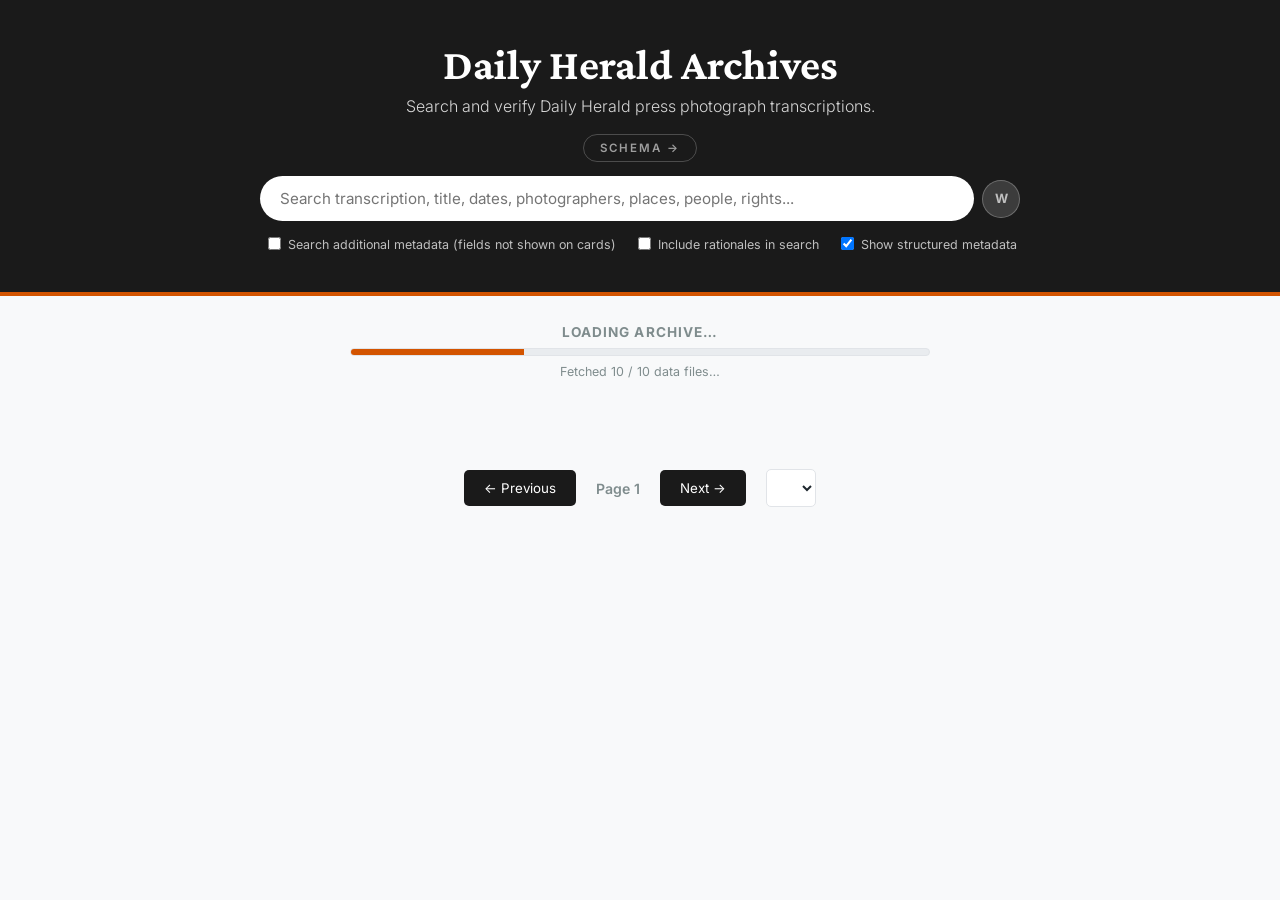
<file: index.html>
<!DOCTYPE html>
<html lang="en">
<head>
    <meta charset="UTF-8">
    <meta name="viewport" content="width=device-width, initial-scale=1.0">
    <title>Daily Herald Archives | Transcription Search</title>
    <link rel="stylesheet" href="style.css">
    <link href="https://fonts.googleapis.com/css2?family=Crimson+Pro:wght@400;700&family=Inter:wght@300;500;700&display=swap" rel="stylesheet">
</head>
<body>
    <header>
        <h1>Daily Herald Archives</h1>
        <p>Search and verify Daily Herald press photograph transcriptions.</p>
        <nav class="site-nav">
            <a href="schema.html">Schema &rarr;</a>
        </nav>
        <div class="search-panel">
            <div class="search-container">
                <input
                    type="text"
                    id="searchInput"
                    placeholder="Search transcription, title, dates, photographers, places, people, rights..."
                    autocomplete="off"
                >
                <button
                    id="wholeWordToggle"
                    title="Partial match — click for whole word"
                    aria-label="Toggle whole-word search"
                >
                    W
                </button>
            </div>
            <div class="search-options">
                <label>
                    <input type="checkbox" id="includeDeepMetadataToggle">
                    Search additional metadata (fields not shown on cards)
                </label>
                <label>
                    <input type="checkbox" id="includeRationalesToggle">
                    Include rationales in search
                </label>
                <label>
                    <input type="checkbox" id="showStructuredToggle" checked>
                    Show structured metadata
                </label>
            </div>
        </div>
    </header>

    <div id="loading-indicator" class="loading-box">
        <div class="loading-title">Loading archive…</div>
        <div class="progress-track">
            <div class="progress-fill" id="progress-fill"></div>
        </div>
        <div class="progress-label" id="progress-label">Starting…</div>
    </div>

    <main id="gallery-container"></main>

    <div class="pagination">
        <button id="prevBtn">&larr; Previous</button>
        <div id="pageIndicator">Page 1</div>
        <button id="nextBtn">Next &rarr;</button>
        <select id="pageSelect" aria-label="Jump to page"></select>
    </div>

    <!--
        worker.js is loaded twice on purpose:
        1. Here, as a plain script — this makes all its normalisation
           functions available on the main thread as a fallback for
           browsers without Web Worker support (see script.js).
        2. Again inside script.js via `new Worker('worker.js')` — the
           normal path, which runs it on a background thread.
    -->
    <script src="worker.js"></script>
    <script src="script.js"></script>
</body>
</html>
</file>
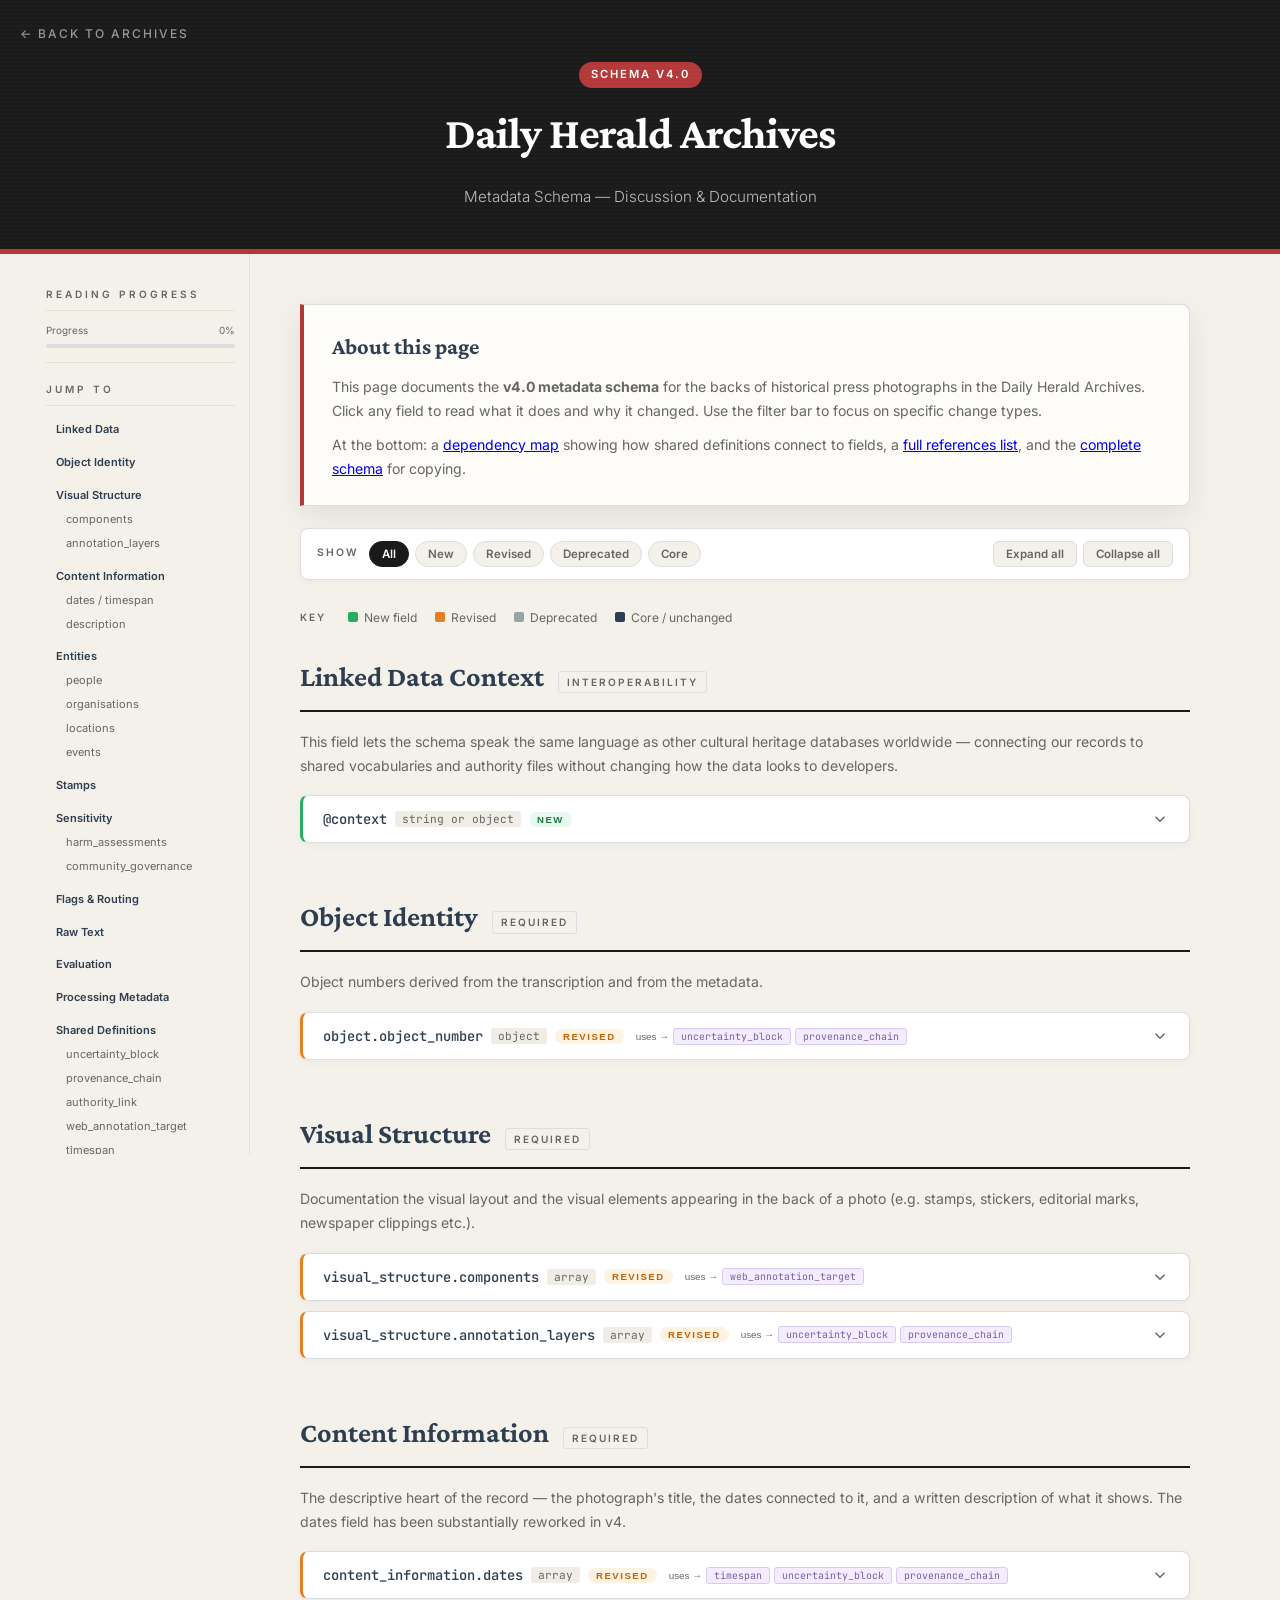
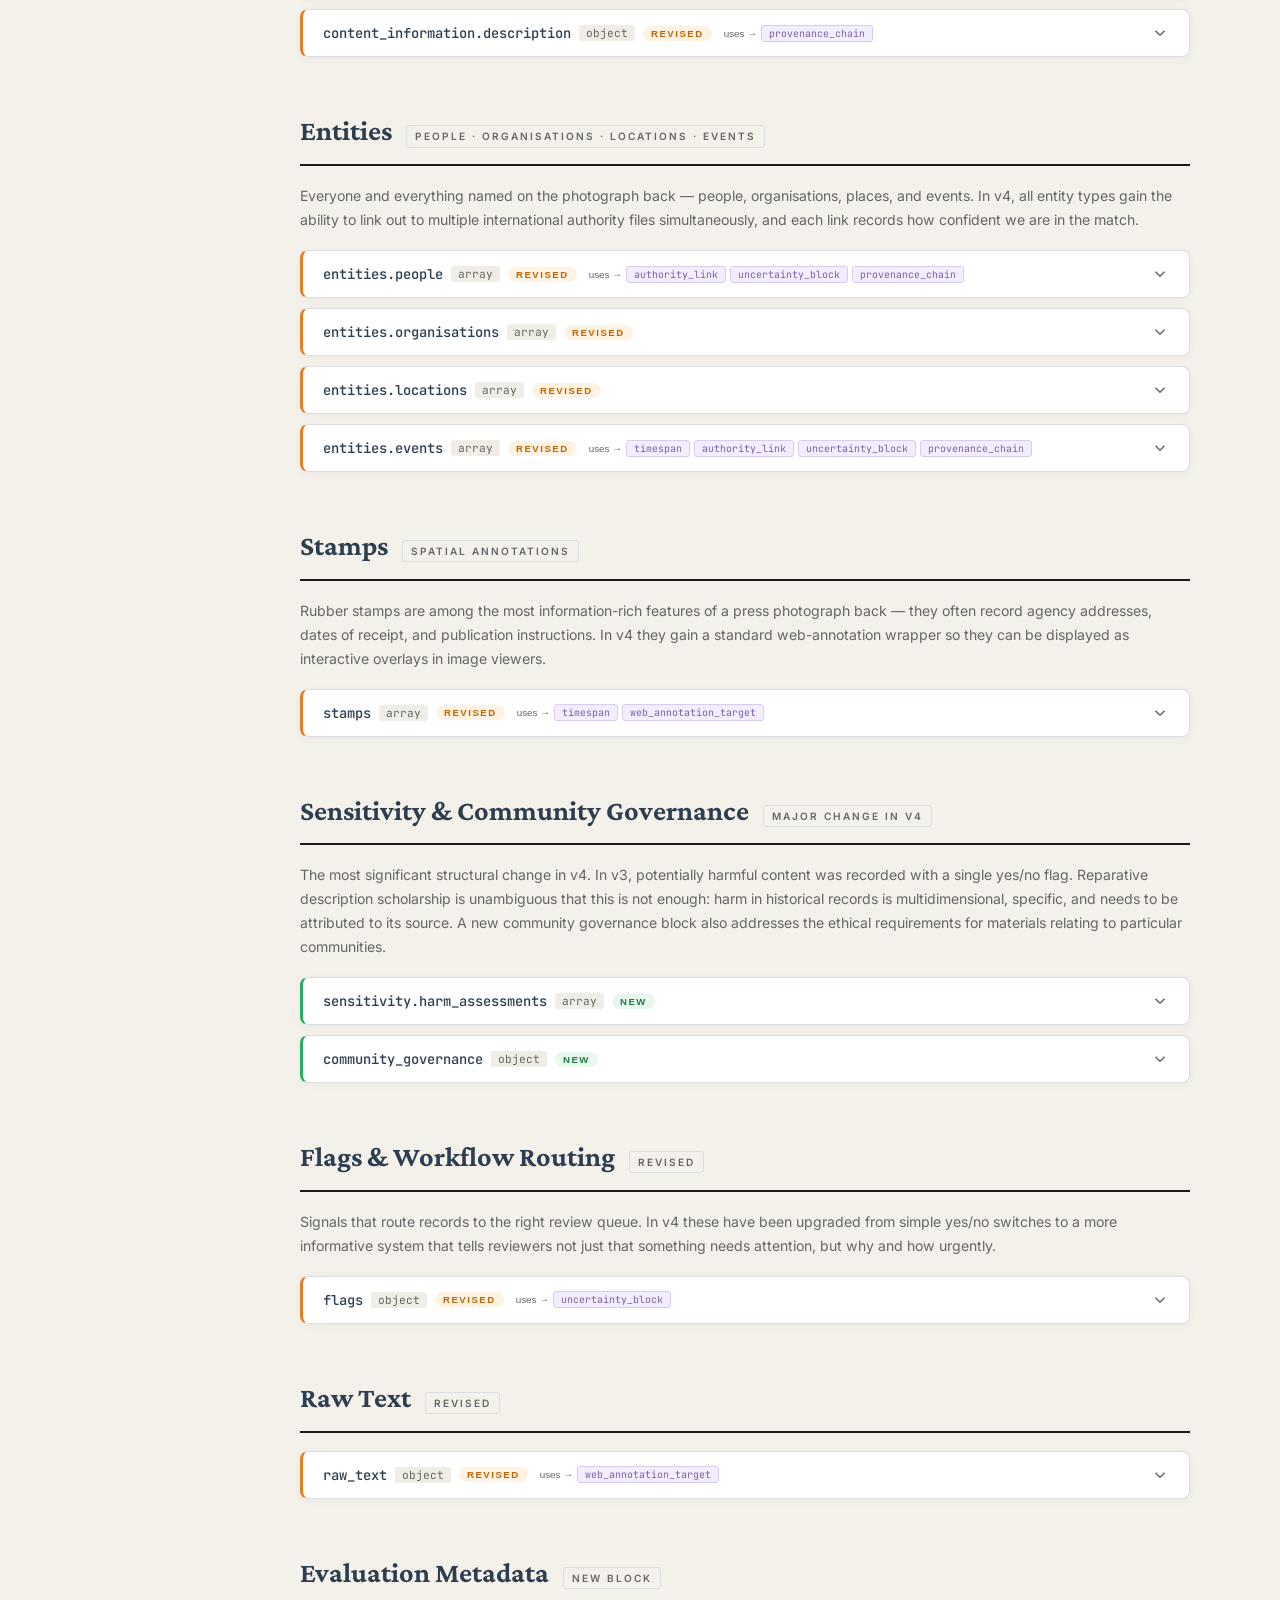
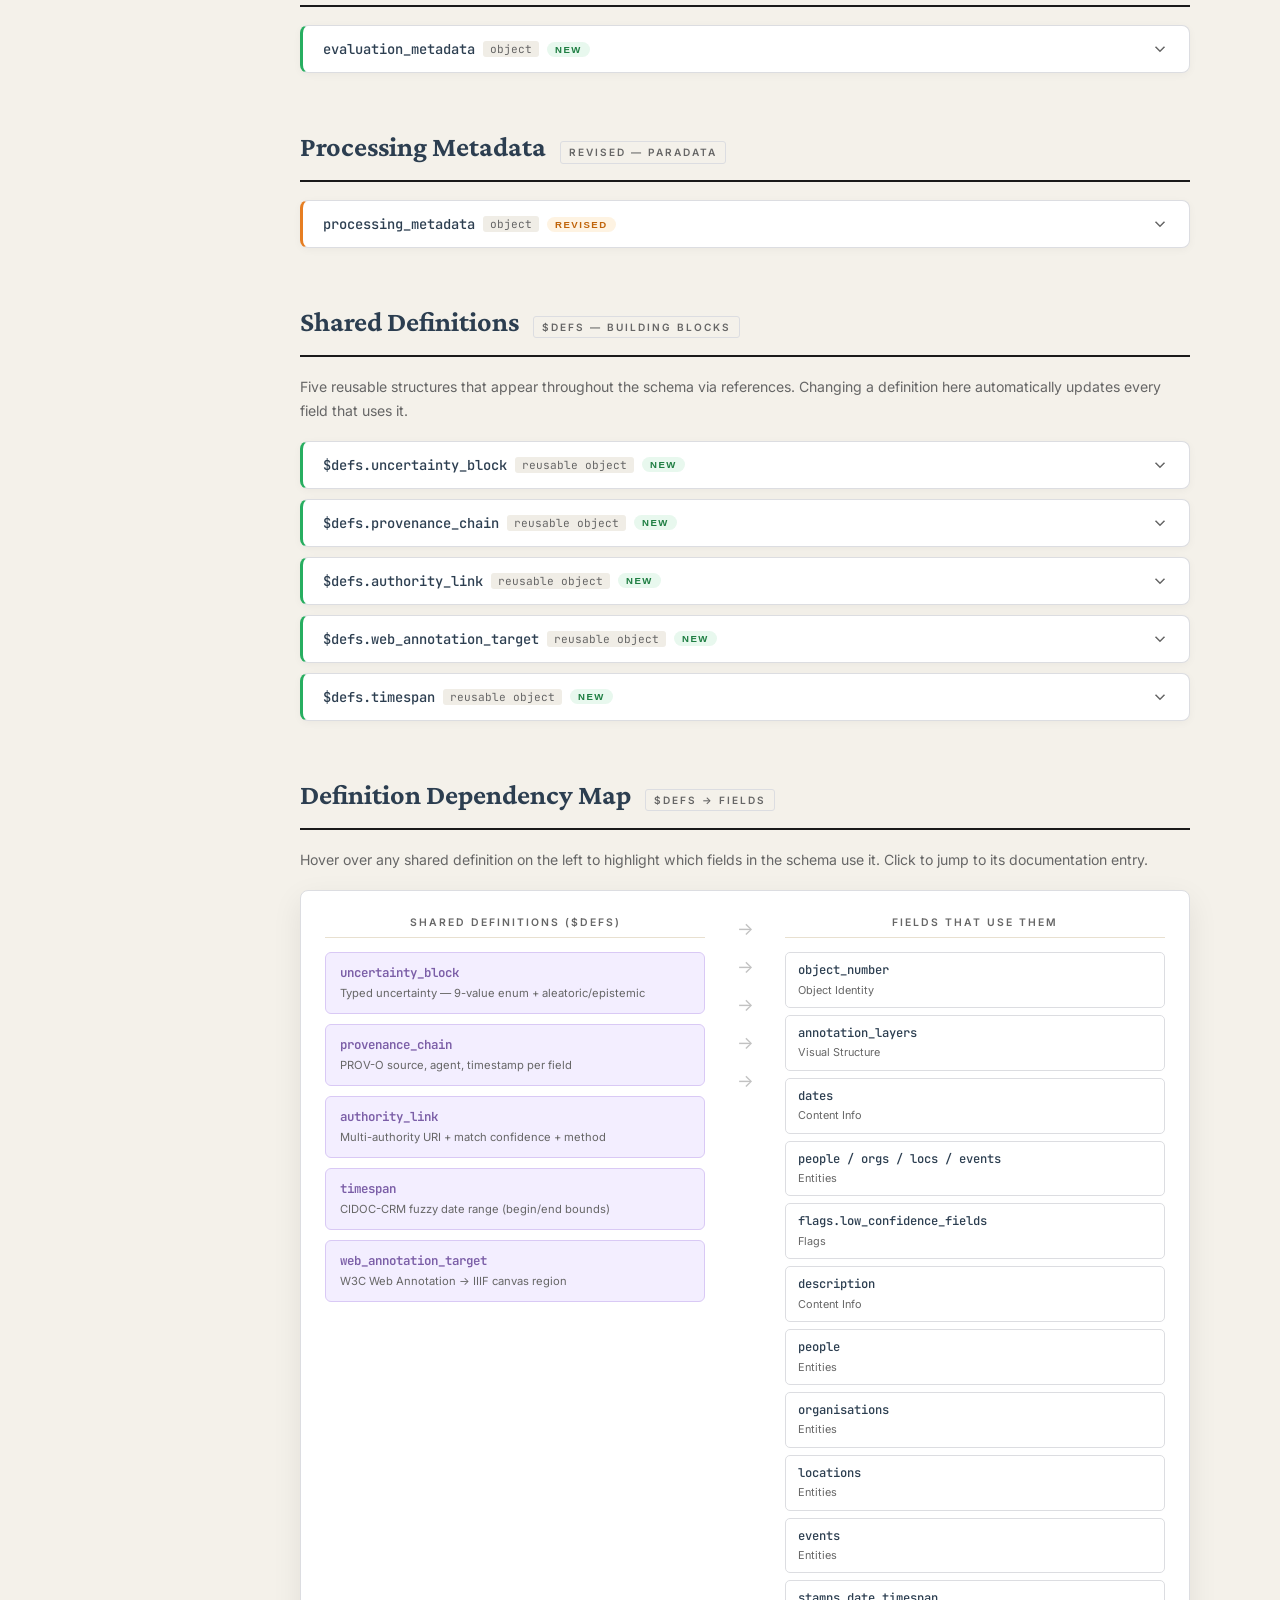
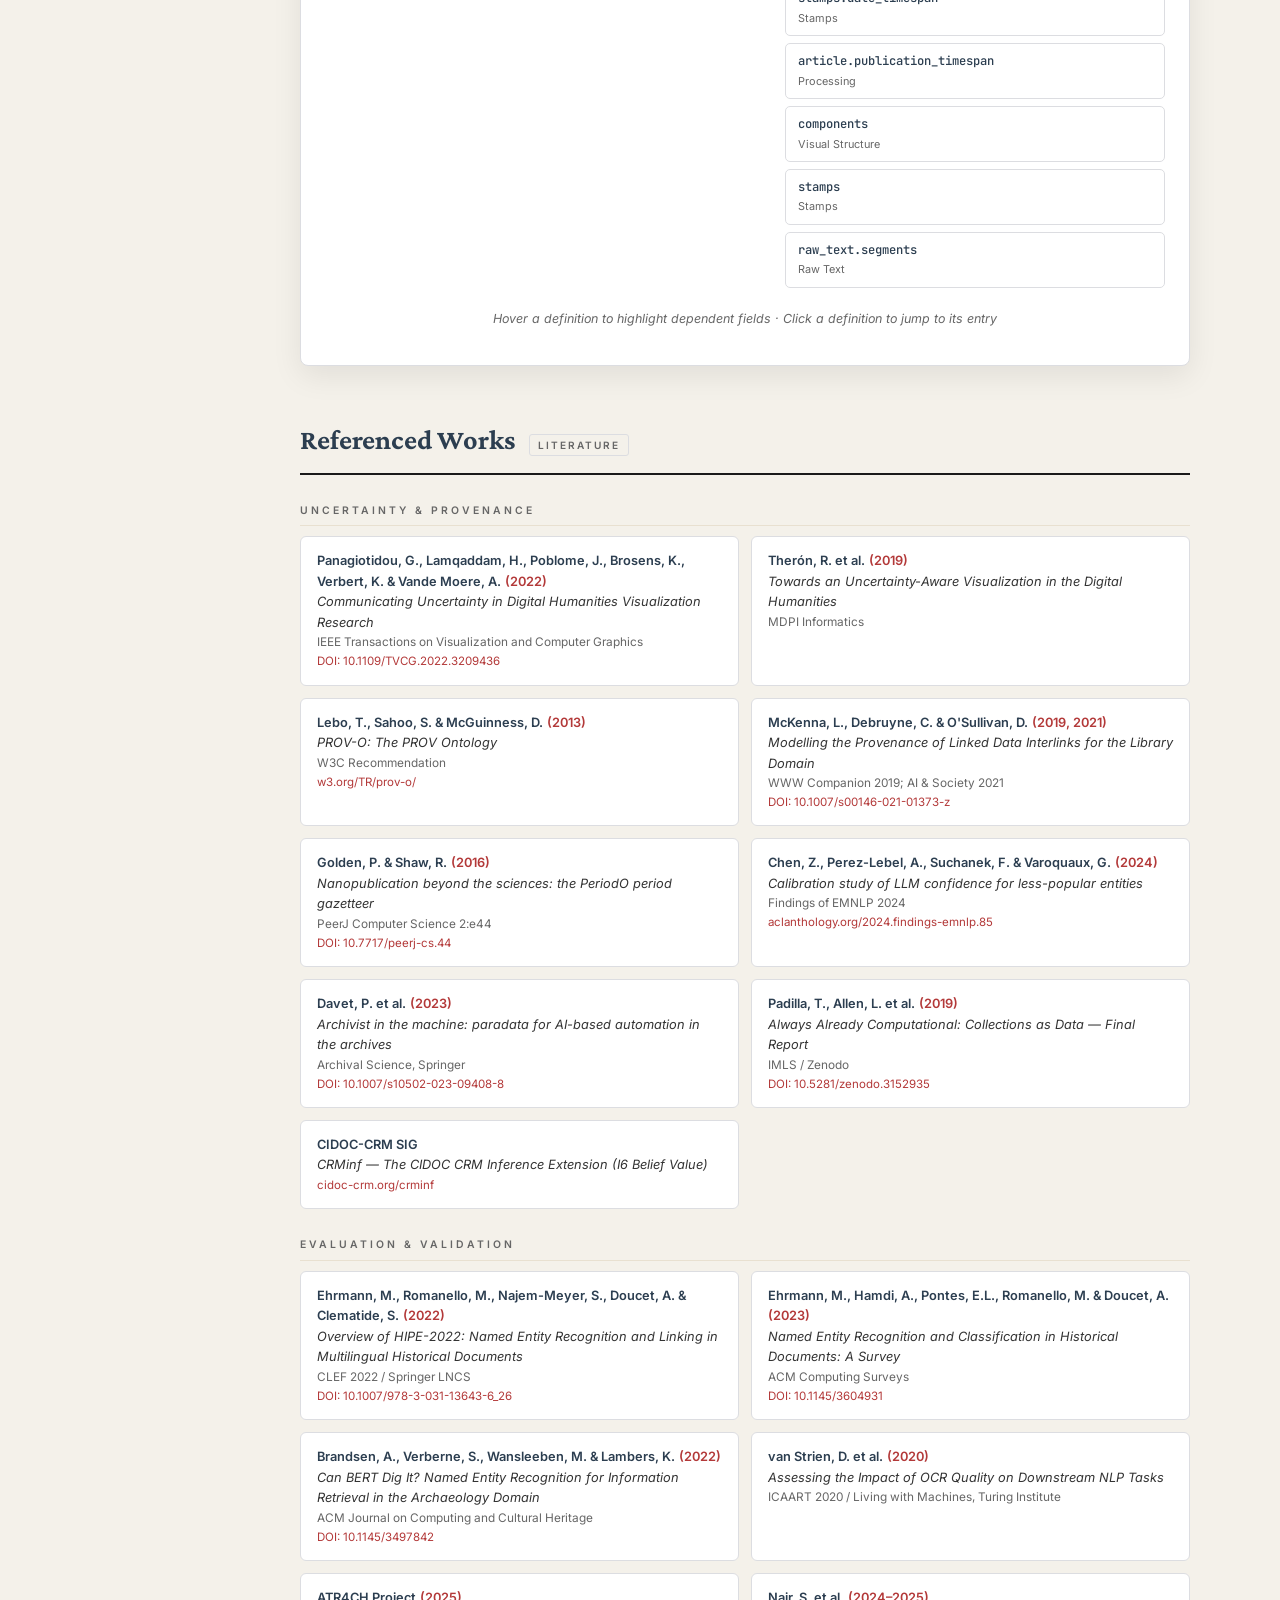
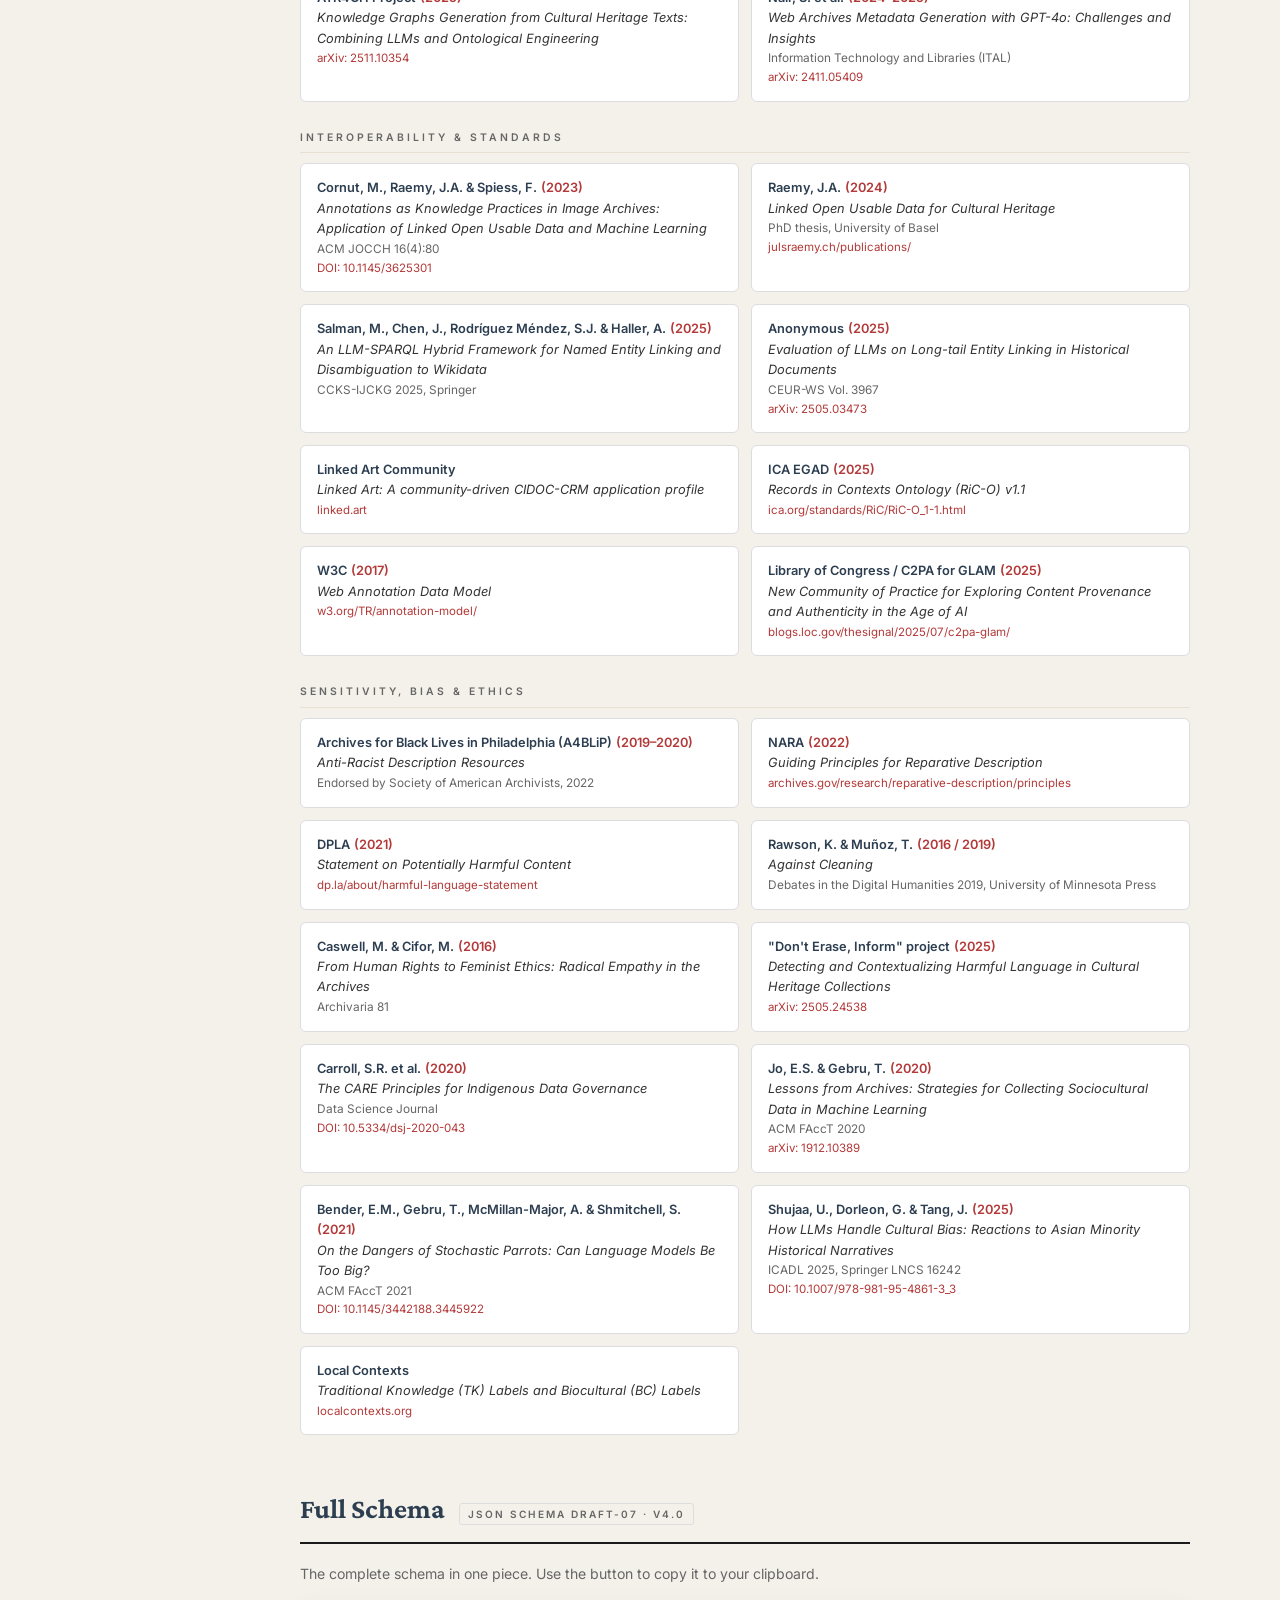
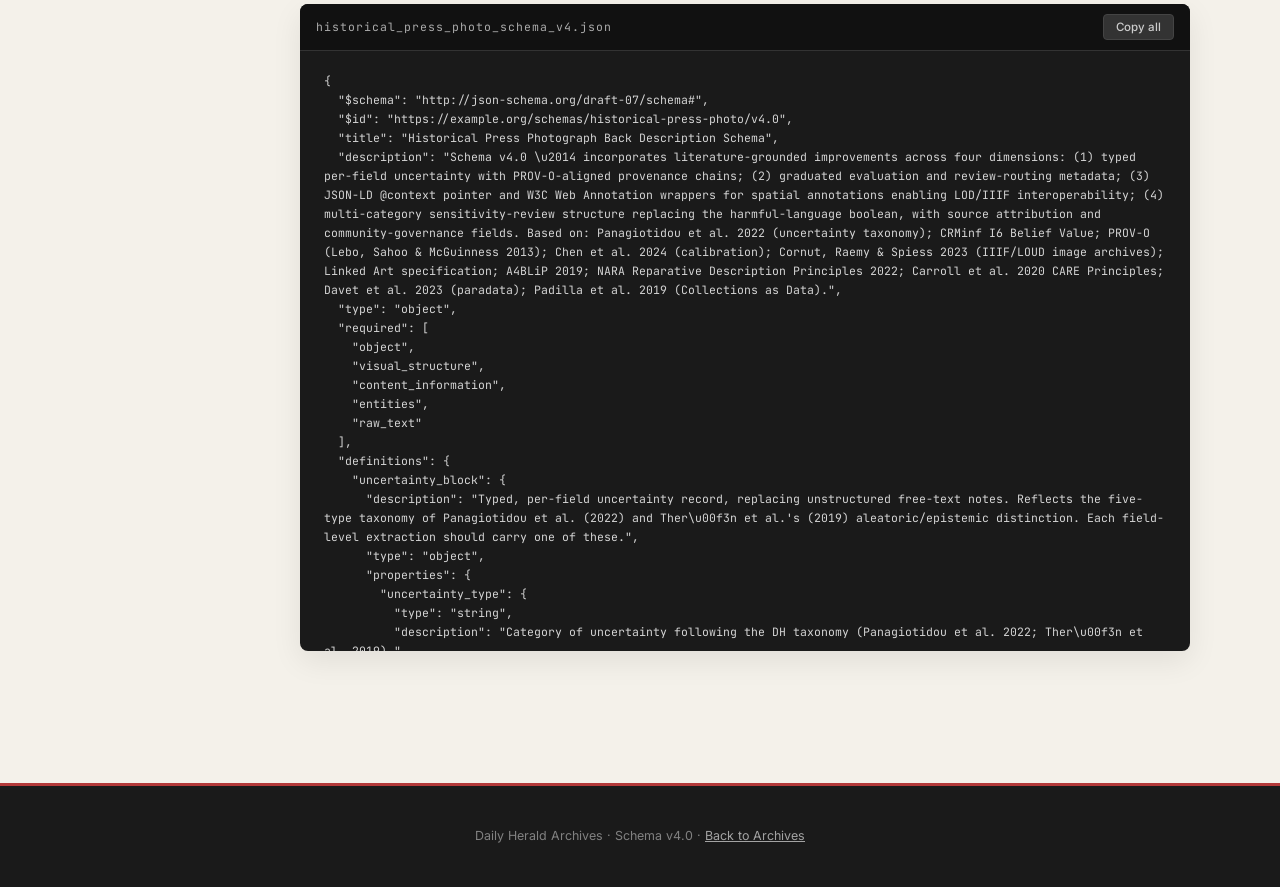
<file: schema.html>
<!DOCTYPE html>
<html lang="en">
<head>
<meta charset="UTF-8">
<meta name="viewport" content="width=device-width, initial-scale=1.0">
<title>Schema v4.0 — Daily Herald Archives</title>
<link href="https://fonts.googleapis.com/css2?family=Crimson+Pro:ital,wght@0,400;0,600;0,700;1,400;1,600&family=Inter:wght@300;400;500;600&family=JetBrains+Mono:wght@400;500&display=swap" rel="stylesheet">
<style>
:root{--bg:#f4f1ea;--card:#ffffff;--text:#1a1a1a;--muted:#666666;--accent:#b33939;--border:#dcdde1;--shadow:0 10px 30px rgba(0,0,0,0.08);--ink:#2c3e50;--paper:#fdfcf9;--marginbg:#fffaf0;--thread:#e8e0d0;--dimred:rgba(179,57,57,0.12);--codebg:#f0ede6}
*,*::before,*::after{box-sizing:border-box}
body{font-family:'Inter',-apple-system,sans-serif;background:var(--bg);color:var(--text);margin:0;line-height:1.6}
header{background:#1a1a1a;color:white;padding:60px 20px 40px;text-align:center;border-bottom:5px solid var(--accent);position:relative;overflow:hidden}
header::before{content:'';position:absolute;inset:0;background:repeating-linear-gradient(0deg,transparent,transparent 2px,rgba(255,255,255,.015) 2px,rgba(255,255,255,.015) 4px);pointer-events:none}
.hnav{position:absolute;top:20px;left:20px}
.hnav a{color:rgba(255,255,255,.55);text-decoration:none;font-size:.75rem;letter-spacing:2px;text-transform:uppercase;font-weight:500;transition:color .2s}
.hnav a:hover{color:var(--accent)}
.hnav a::before{content:'← '}
.vbadge{display:inline-block;background:var(--accent);color:white;font-size:.7rem;font-weight:600;letter-spacing:2px;text-transform:uppercase;padding:4px 12px;border-radius:20px;margin-bottom:10px}
header h1{font-family:'Crimson Pro',serif;font-size:2.8rem;margin:0 0 8px;letter-spacing:-1px}
.hsub{font-weight:300;opacity:.7;margin-bottom:0;font-size:.95rem}
.layout{display:grid;grid-template-columns:210px 1fr;max-width:1200px;margin:0 auto}
.sidebar{padding:32px 14px 40px 6px;position:sticky;top:0;height:100vh;overflow-y:auto;border-right:1px solid var(--thread);scrollbar-width:thin}
.slbl{font-size:.63rem;font-weight:600;letter-spacing:3px;text-transform:uppercase;color:var(--muted);margin-bottom:12px;padding-bottom:8px;border-bottom:1px solid var(--thread)}
.progress-wrap{margin-bottom:18px;padding-bottom:14px;border-bottom:1px solid var(--thread)}
.progress-lbl{font-size:.62rem;color:var(--muted);margin-bottom:5px;display:flex;justify-content:space-between}
.progress-track{height:4px;background:var(--border);border-radius:2px;overflow:hidden}
.progress-fill{height:100%;background:var(--accent);border-radius:2px;transition:width .3s ease;width:0%}
.sidebar nav a{display:block;font-size:.74rem;color:var(--muted);text-decoration:none;padding:4px 8px;border-left:2px solid transparent;transition:all .15s;margin-bottom:1px;border-radius:0 3px 3px 0;line-height:1.35}
.sidebar nav a:hover,.sidebar nav a.active{color:var(--accent);border-left-color:var(--accent);background:var(--dimred)}
.sidebar nav a.gh{font-weight:600;color:var(--ink);margin-top:10px;font-size:.69rem}
.sidebar nav a.sub{padding-left:18px;font-size:.69rem}
.main{padding:50px 50px 80px 50px;min-width:0}
.intro{background:var(--paper);border:1px solid var(--border);border-left:4px solid var(--accent);border-radius:0 8px 8px 0;padding:24px 28px;margin-bottom:22px;box-shadow:var(--shadow)}
.intro h2{font-family:'Crimson Pro',serif;font-size:1.4rem;margin:0 0 10px;color:var(--ink)}
.intro p{font-size:.88rem;color:var(--muted);margin:0 0 10px;line-height:1.7}
.intro p:last-child{margin-bottom:0}
.toolbar{display:flex;align-items:center;justify-content:space-between;flex-wrap:wrap;gap:12px;margin-bottom:28px;padding:12px 16px;background:var(--card);border:1px solid var(--border);border-radius:8px;box-shadow:0 2px 6px rgba(0,0,0,.04)}
.filter-group{display:flex;align-items:center;gap:6px;flex-wrap:wrap}
.filter-lbl{font-size:.65rem;font-weight:600;letter-spacing:2px;text-transform:uppercase;color:var(--muted);margin-right:4px}
.fbtn{padding:5px 12px;font-size:.72rem;font-weight:600;border:1px solid var(--border);border-radius:20px;background:var(--bg);color:var(--muted);cursor:pointer;transition:all .18s;font-family:'Inter',sans-serif}
.fbtn:hover{border-color:var(--accent);color:var(--accent)}
.fbtn.active{background:var(--accent);border-color:var(--accent);color:white}
.fbtn.f-all.active{background:#1a1a1a;border-color:#1a1a1a}
.fbtn.f-new.active{background:#27ae60;border-color:#27ae60}
.fbtn.f-rev.active{background:#e67e22;border-color:#e67e22}
.fbtn.f-dep.active{background:#95a5a6;border-color:#95a5a6}
.fbtn.f-core.active{background:var(--ink);border-color:var(--ink)}
.collapse-group{display:flex;gap:6px}
.cbtn{padding:5px 12px;font-size:.72rem;font-weight:600;border:1px solid var(--border);border-radius:6px;background:var(--bg);color:var(--muted);cursor:pointer;transition:all .18s;font-family:'Inter',sans-serif}
.cbtn:hover{background:#1a1a1a;color:white;border-color:#1a1a1a}
.entry.hidden{display:none}
.schema-section.all-hidden .sh,.schema-section.all-hidden .sdesc{opacity:.35}
.legend{display:flex;gap:18px;flex-wrap:wrap;margin-bottom:28px;align-items:center}
.ll{font-size:.63rem;font-weight:600;letter-spacing:2px;text-transform:uppercase;color:var(--muted);margin-right:4px}
.li{display:flex;align-items:center;gap:6px;font-size:.75rem;color:var(--muted)}
.ld{width:10px;height:10px;border-radius:2px;flex-shrink:0}
.schema-section{margin-bottom:52px;scroll-margin-top:30px}
.sh{display:flex;align-items:baseline;gap:14px;border-bottom:2px solid #1a1a1a;padding-bottom:10px;margin-bottom:18px}
.sh h2{font-family:'Crimson Pro',serif;font-size:1.75rem;margin:0;color:var(--ink)}
.stag{font-size:.63rem;font-weight:600;letter-spacing:2px;text-transform:uppercase;color:var(--muted);padding:2px 8px;border:1px solid var(--border);border-radius:3px}
.sdesc{font-size:.88rem;color:var(--muted);margin-bottom:18px;line-height:1.7}
.entry{background:var(--card);border:1px solid var(--border);border-radius:8px;margin-bottom:10px;overflow:hidden;box-shadow:0 2px 8px rgba(0,0,0,.04);transition:box-shadow .2s}
.entry:hover{box-shadow:0 4px 16px rgba(0,0,0,.08)}
.entry.en{border-left:3px solid #27ae60}
.entry.er{border-left:3px solid #e67e22}
.entry.ed{border-left:3px solid #95a5a6}
.entry.ec{border-left:3px solid var(--ink)}
.etrig{width:100%;background:none;border:none;padding:14px 20px;cursor:pointer;text-align:left;display:grid;grid-template-columns:1fr auto;align-items:center;gap:16px;transition:background .15s}
.etrig:hover{background:#fafaf8}
.tl{display:flex;align-items:center;gap:8px;flex-wrap:wrap}
.fn{font-family:'JetBrains Mono',monospace;font-size:.86rem;font-weight:500;color:var(--ink)}
.ft{font-family:'JetBrains Mono',monospace;font-size:.7rem;color:var(--muted);background:var(--codebg);padding:1px 7px;border-radius:3px}
.fs{font-size:.6rem;font-weight:600;letter-spacing:1.5px;text-transform:uppercase;padding:2px 8px;border-radius:20px}
.sn{background:#e8f8ee;color:#1e7e42}.sr{background:#fef3e2;color:#c0640a}
.sd{background:#f0f0f0;color:#777}.sc{background:#eef0f4;color:#2c3e50}
.breadcrumbs{display:flex;align-items:center;gap:4px;flex-wrap:wrap;margin-left:4px}
.bc-tag{font-size:.62rem;font-family:'JetBrains Mono',monospace;color:#7b5ea7;background:#f3eeff;border:1px solid #d9c9f5;padding:1px 7px;border-radius:3px;cursor:pointer;transition:all .15s;text-decoration:none}
.bc-tag:hover{background:#7b5ea7;color:white;border-color:#7b5ea7}
.bc-arrow{font-size:.62rem;color:var(--muted)}
.tr2{display:flex;align-items:center;gap:8px}
.chev{width:18px;height:18px;color:var(--muted);transition:transform .25s cubic-bezier(.4,0,.2,1);flex-shrink:0}
.entry.open .chev{transform:rotate(180deg)}
.ebody{display:none;border-top:1px solid var(--border)}
.entry.open .ebody{display:block}
.edetail{display:grid;grid-template-columns:1fr 1fr}
.espec{padding:20px 24px;border-right:1px solid var(--border)}
.elbl{font-size:.63rem;font-weight:600;letter-spacing:2px;text-transform:uppercase;color:var(--muted);margin-bottom:10px}
.edesc{font-size:.86rem;color:#444;line-height:1.8;margin-bottom:14px}
.snippet-wrap{margin-bottom:14px}
.snippet-tabs{display:flex;border-radius:4px 4px 0 0;overflow:hidden;border:1px solid var(--border);border-bottom:none;width:fit-content}
.stab{padding:4px 12px;font-size:.68rem;font-weight:600;font-family:'Inter',sans-serif;cursor:pointer;border:none;background:var(--codebg);color:var(--muted);transition:all .15s}
.stab.active{background:#1a1a1a;color:white}
.snippet-panel{display:none}
.snippet-panel.active{display:block}
pre.snip{background:var(--codebg);border:1px solid var(--border);border-radius:0 4px 4px 4px;padding:13px;margin:0;font-family:'JetBrains Mono',monospace;font-size:.7rem;overflow-x:auto;line-height:1.6;color:var(--ink);white-space:pre-wrap;word-break:break-word}
pre.snip-ex{background:#1e2a1e;border:1px solid #2d4a2d;border-radius:0 4px 4px 4px;padding:13px;margin:0;font-family:'JetBrains Mono',monospace;font-size:.7rem;overflow-x:auto;line-height:1.6;color:#d4f5d4;white-space:pre-wrap;word-break:break-word}
pre.snip-single{background:var(--codebg);border:1px solid var(--border);border-radius:4px;padding:13px;margin:0 0 14px;font-family:'JetBrains Mono',monospace;font-size:.7rem;overflow-x:auto;line-height:1.6;color:var(--ink);white-space:pre-wrap;word-break:break-word}
pre.snip-ex .k{color:#ffa0a0}pre.snip-ex .sv{color:#98e898}pre.snip-ex .nv{color:#7ec8ff}pre.snip-ex .bv{color:#c6a0ff}
.k{color:#b33939}.sv{color:#2e7d32}.nv{color:#0066cc}.bv{color:#7b1fa2}
.lits{margin-top:14px}
.litlbl{font-size:.63rem;font-weight:600;letter-spacing:2px;text-transform:uppercase;color:var(--accent);margin-bottom:8px}
.lit{font-size:.78rem;color:var(--muted);padding:5px 0;border-bottom:1px dashed var(--thread);line-height:1.5}
.lit:last-child{border-bottom:none}
.lit em{color:var(--ink);font-style:normal;font-weight:500}
.usedbypanel{padding:20px 24px;background:var(--marginbg)}
.uby-lbl{font-size:.63rem;font-weight:600;letter-spacing:2px;text-transform:uppercase;color:var(--muted);margin-bottom:12px;display:flex;align-items:center;gap:8px}
.uby-lbl::after{content:'';flex-grow:1;height:1px;background:var(--thread)}
.uby-desc{font-size:.83rem;color:#555;line-height:1.7;margin-bottom:14px}
.uby-tag-list{display:flex;flex-wrap:wrap;gap:6px}
.uby-tag{font-size:.72rem;font-family:'JetBrains Mono',monospace;padding:4px 10px;border-radius:4px;border:1px solid var(--border);background:white;color:var(--ink);cursor:pointer;transition:all .15s;text-decoration:none;display:inline-block}
.uby-tag:hover{background:var(--ink);color:white;border-color:var(--ink)}
.uby-note{font-size:.78rem;color:var(--muted);font-style:italic;margin-top:0}
.dep-map-wrap{background:var(--card);border:1px solid var(--border);border-radius:8px;padding:24px;overflow-x:auto;box-shadow:var(--shadow)}
.depmap-wrap{background:var(--card);border:1px solid var(--border);border-radius:8px;padding:24px;overflow-x:auto;box-shadow:var(--shadow)}
.depmap{display:flex;gap:24px;align-items:flex-start;min-width:640px}
.dep-col{flex:1}
.dep-col-lbl{font-size:.65rem;font-weight:600;letter-spacing:2px;text-transform:uppercase;color:var(--muted);margin-bottom:14px;text-align:center;padding-bottom:6px;border-bottom:1px solid var(--thread)}
.dep-def{background:#f3eeff;border:1px solid #d9c9f5;border-radius:6px;padding:10px 14px;margin-bottom:10px;cursor:pointer;transition:all .18s}
.dep-def:hover,.dep-def.hl{background:#7b5ea7;border-color:#7b5ea7}
.dep-def:hover .dep-def-name,.dep-def.hl .dep-def-name{color:white}
.dep-def:hover .dep-def-sub,.dep-def.hl .dep-def-sub{color:rgba(255,255,255,.75)}
.dep-def-name{font-family:'JetBrains Mono',monospace;font-size:.78rem;font-weight:600;color:#7b5ea7}
.dep-def-sub{font-size:.7rem;color:var(--muted);margin-top:2px}
.dep-arrow{display:flex;flex-direction:column;justify-content:center;align-items:center;gap:10px;padding:0 4px;color:var(--muted);font-size:1.1rem;opacity:.4;min-width:32px}
.dep-field{background:var(--card);border:1px solid var(--border);border-radius:5px;padding:8px 12px;margin-bottom:7px;transition:all .18s;font-size:.76rem}
.dep-field.hl{background:var(--dimred);border-color:var(--accent)}
.dep-field-name{font-family:'JetBrains Mono',monospace;color:var(--ink);font-weight:500}
.dep-field-sec{color:var(--muted);font-size:.68rem;margin-top:1px}
.dep-legend{margin-top:14px;font-size:.78rem;color:var(--muted);text-align:center;font-style:italic}
.ref-cat{font-size:.65rem;font-weight:600;letter-spacing:3px;text-transform:uppercase;color:var(--muted);margin:28px 0 10px;padding-bottom:6px;border-bottom:1px solid var(--thread)}
.ref-grid{display:grid;grid-template-columns:repeat(auto-fill,minmax(295px,1fr));gap:12px;margin-top:4px}
.rcard{background:var(--card);border:1px solid var(--border);border-radius:6px;padding:14px 16px;font-size:.8rem;line-height:1.6}
.rauth{font-weight:600;color:var(--ink)}.ryear{color:var(--accent);font-weight:600}
.rtitle{font-style:italic;color:#333}.rvenue{color:var(--muted);font-size:.74rem}
.rdoi{color:var(--accent);font-size:.72rem;word-break:break-all}
.svwrap{background:#1a1a1a;border-radius:8px;overflow:hidden;box-shadow:var(--shadow)}
.svbar{display:flex;align-items:center;justify-content:space-between;padding:10px 16px;background:#111;border-bottom:1px solid #333}
.svbar span{font-family:'JetBrains Mono',monospace;font-size:.72rem;color:#aaa;letter-spacing:1px}
.cpbtn{background:#333;color:#ccc;border:1px solid #444;padding:5px 12px;border-radius:4px;font-size:.72rem;cursor:pointer;font-family:'Inter',sans-serif;font-weight:500;transition:background .2s,color .2s}
.cpbtn:hover{background:var(--accent);color:white;border-color:var(--accent)}
.svbody{max-height:600px;overflow-y:auto;padding:20px 24px;scrollbar-width:thin;scrollbar-color:#444 #1a1a1a}
.svbody pre{font-family:'JetBrains Mono',monospace;font-size:.72rem;color:#d4d4d4;margin:0;line-height:1.65;white-space:pre-wrap;word-break:break-word}
footer{background:#1a1a1a;color:rgba(255,255,255,.45);text-align:center;padding:28px 20px;font-size:.78rem;border-top:3px solid var(--accent)}
footer a{color:rgba(255,255,255,.6)}
@media(max-width:900px){.layout{grid-template-columns:1fr}.sidebar{display:none}.main{padding:28px 18px 60px}.edetail{grid-template-columns:1fr}.espec{border-right:none;border-bottom:1px solid var(--border)}}
@media(max-width:600px){header h1{font-size:2rem}.ref-grid{grid-template-columns:1fr}}
</style>
</head>
<body>

<header>
  <div class="hnav"><a href="index.html">Back to Archives</a></div>
  <div class="vbadge">Schema v4.0</div>
  <h1>Daily Herald Archives</h1>
  <p class="hsub">Metadata Schema &mdash; Discussion &amp; Documentation</p>
</header>

<div class="layout">
<aside class="sidebar">
  <div class="slbl">Reading progress</div>
  <div class="progress-wrap">
    <div class="progress-lbl"><span>Progress</span><span id="pct">0%</span></div>
    <div class="progress-track"><div class="progress-fill" id="pfill"></div></div>
  </div>
  <div class="slbl">Jump to</div>
  <nav id="snav">
    <a href="#sec-context"    class="gh">Linked Data</a>
    <a href="#sec-object"     class="gh">Object Identity</a>
    <a href="#sec-visual"     class="gh">Visual Structure</a>
    <a href="#entry-components" class="sub">components</a>
    <a href="#entry-ann-layers" class="sub">annotation_layers</a>
    <a href="#sec-content"    class="gh">Content Information</a>
    <a href="#entry-dates"    class="sub">dates / timespan</a>
    <a href="#entry-description" class="sub">description</a>
    <a href="#sec-entities"   class="gh">Entities</a>
    <a href="#entry-people"   class="sub">people</a>
    <a href="#entry-orgs"     class="sub">organisations</a>
    <a href="#entry-locs"     class="sub">locations</a>
    <a href="#entry-events"   class="sub">events</a>
    <a href="#sec-stamps"     class="gh">Stamps</a>
    <a href="#sec-sensitivity" class="gh">Sensitivity</a>
    <a href="#entry-harm"     class="sub">harm_assessments</a>
    <a href="#entry-cg"       class="sub">community_governance</a>
    <a href="#sec-flags"      class="gh">Flags &amp; Routing</a>
    <a href="#sec-rawtext"    class="gh">Raw Text</a>
    <a href="#sec-eval"       class="gh">Evaluation</a>
    <a href="#sec-proc"       class="gh">Processing Metadata</a>
    <a href="#sec-defs"       class="gh">Shared Definitions</a>
    <a href="#entry-unc"      class="sub">uncertainty_block</a>
    <a href="#entry-prov"     class="sub">provenance_chain</a>
    <a href="#entry-auth"     class="sub">authority_link</a>
    <a href="#entry-wann"     class="sub">web_annotation_target</a>
    <a href="#entry-ts"       class="sub">timespan</a>
    <a href="#sec-depmap"     class="gh">Dependency Map</a>
    <a href="#sec-refs"       class="gh">References</a>
    <a href="#sec-schema"     class="gh">Full Schema</a>
  </nav>
</aside>

<main class="main">
<div class="intro">
  <h2>About this page</h2>
  <p>This page documents the <strong>v4.0 metadata schema</strong> for the backs of historical press photographs in the Daily Herald Archives. Click any field to read what it does and why it changed. Use the filter bar to focus on specific change types.</p>
  <p>At the bottom: a <a href="#sec-depmap">dependency map</a> showing how shared definitions connect to fields, a <a href="#sec-refs">full references list</a>, and the <a href="#sec-schema">complete schema</a> for copying.</p>
</div>

<div class="toolbar">
  <div class="filter-group">
    <span class="filter-lbl">Show</span>
    <button class="fbtn f-all active" onclick="filter('all')">All</button>
    <button class="fbtn f-new"        onclick="filter('en')">New</button>
    <button class="fbtn f-rev"        onclick="filter('er')">Revised</button>
    <button class="fbtn f-dep"        onclick="filter('ed')">Deprecated</button>
    <button class="fbtn f-core"       onclick="filter('ec')">Core</button>
  </div>
  <div class="collapse-group">
    <button class="cbtn" onclick="expandAll()">Expand all</button>
    <button class="cbtn" onclick="collapseAll()">Collapse all</button>
  </div>
</div>

<div class="legend">
  <span class="ll">Key</span>
  <span class="li"><span class="ld" style="background:#27ae60"></span>New field</span>
  <span class="li"><span class="ld" style="background:#e67e22"></span>Revised</span>
  <span class="li"><span class="ld" style="background:#95a5a6"></span>Deprecated</span>
  <span class="li"><span class="ld" style="background:#2c3e50"></span>Core / unchanged</span>
</div>


    <!-- ═══ LINKED DATA ═══ -->
    <section class="schema-section" id="section-context">
      <div class="sh">
        <h2>Linked Data Context</h2>
        <span class="stag">Interoperability</span>
      </div>
      <p class="sdesc">This field lets the schema speak the same language as other cultural heritage databases worldwide — connecting our records to shared vocabularies and authority files without changing how the data looks to developers.</p>

      <!-- Entry: @context -->
      <div class="entry en" id="entry-context">
        <button class="etrig" onclick="toggle(this)">
          <div class="tl">
            <span class="fn">@context</span>
            <span class="ft">string or object</span>
            <span class="fs sn">New</span>
          </div>
          <div class="tr2">
            </span>
            <svg class="chev" viewBox="0 0 24 24" fill="none" stroke="currentColor" stroke-width="2"><polyline points="6 9 12 15 18 9"/></svg>
          </div>
        </button>
        <div class="ebody">
          <div class="edetail">
            <div class="espec">
              <div class="elbl">What this field does</div>
              <p class="edesc">A pointer to a shared vocabulary document that maps our field names onto internationally recognised terms used by museums, libraries, and archives. </p>

              <p class="edesc" style="margin-top:-6px"><strong style="color:var(--ink)">Why Linked Art?</strong> The example URI points to the Linked Art vocabulary because it is the closest fit to what this schema describes: physical cultural heritage objects with agents, dates, and spatial annotations, expressed in JSON-LD.</p>

              <p class="edesc" style="margin-top:-6px"><strong style="color:var(--ink)">This is not the only option.</strong> The <code style="font-family:'JetBrains Mono',monospace;font-size:.8em;background:var(--codebg);padding:1px 5px;border-radius:3px">@context</code> field is just a URI — swapping it changes nothing else in the schema. Four alternatives worth considering, depending on your priorities:</p>

              <div style="display:grid;grid-template-columns:1fr 1fr;gap:10px;margin-bottom:14px">
                <div style="background:var(--codebg);border:1px solid var(--border);border-radius:6px;padding:12px 14px;font-size:.8rem;line-height:1.6">
                  <div style="font-weight:600;color:var(--ink);margin-bottom:4px">Dublin Core (dc: / dcterms:)</div>
                  <div style="color:var(--muted)"> - </div>
                  <div style="margin-top:6px;font-size:.72rem;color:var(--accent)">dublincore.org</div>
                </div>
                <div style="background:var(--codebg);border:1px solid var(--border);border-radius:6px;padding:12px 14px;font-size:.8rem;line-height:1.6">
                  <div style="font-weight:600;color:var(--ink);margin-bottom:4px">Schema.org</div>
                  <div style="color:var(--muted)">Used by major search engines.</div>
                  <div style="margin-top:6px;font-size:.72rem;color:var(--accent)">schema.org</div>
                </div>
                <div style="background:var(--codebg);border:1px solid var(--border);border-radius:6px;padding:12px 14px;font-size:.8rem;line-height:1.6">
                  <div style="font-weight:600;color:var(--ink);margin-bottom:4px">CIDOC-CRM (raw)</div>
                  <div style="color:var(--muted)">Linked Art is derived from this, but this is more complex</div>
                  <div style="margin-top:6px;font-size:.72rem;color:var(--accent)">cidoc-crm.org</div>
                </div>
                <div style="background:var(--codebg);border:1px solid var(--border);border-radius:6px;padding:12px 14px;font-size:.8rem;line-height:1.6">
                  <div style="font-weight:600;color:var(--ink);margin-bottom:4px">Records in Contexts (RiC)</div>
                  <div style="color:var(--muted)">Just another suggestion to explore.</div>
                  <div style="margin-top:6px;font-size:.72rem;color:var(--accent)">ica.org/standards/RiC/RiC-O_1-1.html</div>
                </div>
              </div>

              <p class="edesc" style="margin-top:-2px">Another option is to map only the most important fields (e.g. object identifier, people, dates, locations) onto their equivalents in multiple vocabularies simultaneously. This was done by the PIA project (2023).</p>

              <pre class="snip-single"><span class="k">"@context"</span>: <span class="sv">"https://linked.art/ns/v1/linked-art.json"</span></pre>
              <div class="snippet-wrap"><div class="snippet-tabs"><button class="stab active" onclick="switchTab(this,'schema')">Schema</button><button class="stab" onclick="switchTab(this,'example')">Example</button></div><div class="snippet-panel active" data-panel="schema"><pre class="snip"><span class="k">"@context"</span>: <span class="sv">"https://linked.art/ns/v1/linked-art.json"</span></pre></div><div class="snippet-panel" data-panel="example"><pre class="snip-ex"><span style="color:#aaa">// Minimal custom context mapping key fields to
// Dublin Core + Linked Art simultaneously</span>
<span class="k">"@context"</span>: {
  <span class="k">"dc"</span>:         <span class="sv">"http://purl.org/dc/elements/1.1/"</span>,
  <span class="k">"la"</span>:         <span class="sv">"https://linked.art/ns/terms/"</span>,
  <span class="k">"object_number"</span>: <span class="sv">"dc:identifier"</span>,
  <span class="k">"people"</span>:      <span class="sv">"la:carried_out_by"</span>,
  <span class="k">"locations"</span>:   <span class="sv">"la:took_place_at"</span>,
  <span class="k">"dates"</span>:       <span class="sv">"dc:date"</span>
}</pre></div></div><div class="lits">
                <div class="litlbl">Key references</div>
                <div class="lit"><em>Raemy (2024)</em> — PhD thesis demonstrating Linked Art for photographic archives at scale. University of Basel.</div>
                <div class="lit"><em>Cornut, Raemy &amp; Spiess (2023)</em> — Applied to 53,000+ photographs at the PIA project. JOCCH 16(4):80.</div>
                <div class="lit"><em>ICA EGAD (2025)</em> — Records in Contexts Ontology v1.1. ica.org/standards/RiC/RiC-O_1-1.html</div>
                <div class="lit"><em>Linked Art specification</em> — linked.art</div>
              </div>
            </div>
            
          </div>
        </div>
      </div>
    </section>

    <!-- ═══ OBJECT IDENTITY ═══ -->
    <section class="schema-section" id="section-object">
      <div class="sh">
        <h2>Object Identity</h2>
        <span class="stag">Required</span>
      </div>
      <p class="sdesc">Object numbers derived from the transcription and from the metadata. </p>

      <div class="entry er" id="entry-object_number">
        <button class="etrig" onclick="toggle(this)">
          <div class="tl">
            <span class="fn">object.object_number</span>
            <span class="ft">object</span>
            <span class="fs sr">Revised</span>
          <div class="breadcrumbs"><span class="bc-arrow">uses →</span><a class="bc-tag" href="#entry-unc" onclick="hlDef('uncertainty_block')">uncertainty_block</a><a class="bc-tag" href="#entry-prov" onclick="hlDef('provenance_chain')">provenance_chain</a></div></div>
          <div class="tr2">
            </span>
            <svg class="chev" viewBox="0 0 24 24" fill="none" stroke="currentColor" stroke-width="2"><polyline points="6 9 12 15 18 9"/></svg>
          </div>
        </button>
        <div class="ebody">
          <div class="edetail">
            <div class="espec">
              <div class="elbl">What this field does</div>
              <p class="edesc">The photograph's object number (for example <em>1983-5116/42460</em> usually handwritten in one of the corners of the photo. The schema denotes in which part of the photo the number appears, the confidence level assigned to it, and a "provenance" that tracks when it was generated.</p>
              <div class="snippet-wrap"><div class="snippet-tabs"><button class="stab active" onclick="switchTab(this,'schema')">Schema</button><button class="stab" onclick="switchTab(this,'example')">Example</button></div><div class="snippet-panel active" data-panel="schema"><pre class="snip"><span class="k">"object_number"</span>: {
  <span class="k">"value"</span>: <span class="sv">"reference number string"</span>,
  <span class="k">"source"</span>: <span class="sv">"description of where on the back it appears"</span>,
  <span class="k">"confidence"</span>: <span class="nv">0.0–1.0</span>,
  <span class="k">"uncertainty"</span>: { <span style="color:#888">...uncertainty_block...</span> },
  <span class="k">"provenance"</span>: { <span style="color:#888">...provenance_chain...</span> }
}</pre></div><div class="snippet-panel" data-panel="example"><pre class="snip-ex"><span class="k">"object_number"</span>: {
  <span class="k">"value"</span>: <span class="sv">"1983-5116/42460"</span>,
  <span class="k">"source"</span>: <span class="sv">"handwritten, top-right corner"</span>,
  <span class="k">"confidence"</span>: <span class="nv">0.95</span>,
  <span class="k">"uncertainty"</span>: {
    <span class="k">"uncertainty_type"</span>: <span class="sv">"precise"</span>,
    <span class="k">"evidence_basis"</span>: <span class="sv">"explicit_text"</span>
  },
  <span class="k">"provenance"</span>: {
    <span class="k">"source_region"</span>: <span class="sv">"top-right corner"</span>,
    <span class="k">"extraction_method"</span>: <span class="sv">"direct_transcription"</span>,
    <span class="k">"agent"</span>: { <span class="k">"type"</span>: <span class="sv">"software"</span>, <span class="k">"id"</span>: <span class="sv">"claude-sonnet-4-20250514"</span> },
    <span class="k">"timestamp"</span>: <span class="sv">"2025-03-14T09:22:41Z"</span>
  }
}</pre></div></div>
              <div class="lits">
                <div class="litlbl">Key references</div>
                <div class="lit"><em>Davet et al. (2023)</em> — Suggests the introduction of paradata to document how the information was generated (e.g. model name, timestamp, method etc.).</div>
              </div>
            </div>
            
          </div>
        </div>
      </div>
    </section>

    <!-- ═══ VISUAL STRUCTURE ═══ -->
    <section class="schema-section" id="section-visual">
      <div class="sh">
        <h2>Visual Structure</h2>
        <span class="stag">Required</span>
      </div>
      <p class="sdesc">Documentation the visual layout and the visual elements appearing in the back of a photo (e.g. stamps, stickers, editorial marks, newspaper clippings etc.).</p>

      <div class="entry er" id="entry-components">
        <button class="etrig" onclick="toggle(this)">
          <div class="tl">
            <span class="fn">visual_structure.components</span>
            <span class="ft">array</span>
            <span class="fs sr">Revised</span>
          <div class="breadcrumbs"><span class="bc-arrow">uses →</span><a class="bc-tag" href="#entry-wann" onclick="hlDef('web_annotation_target')">web_annotation_target</a></div></div>
          <div class="tr2">
            </span>
            <svg class="chev" viewBox="0 0 24 24" fill="none" stroke="currentColor" stroke-width="2"><polyline points="6 9 12 15 18 9"/></svg>
          </div>
        </button>
        <div class="ebody">
          <div class="edetail">
            <div class="espec">
              <div class="elbl">What this field does</div>
              <p class="edesc">The field records not only the physical/visual components on the backs of photos, but also their position on the backs. There is an additional confidence value attached. It raises the question whether we should introduce a controlled/standardised vocabulary of all the potential elements.</p>
              <div class="snippet-wrap"><div class="snippet-tabs"><button class="stab active" onclick="switchTab(this,'schema')">Schema</button><button class="stab" onclick="switchTab(this,'example')">Example</button></div><div class="snippet-panel active" data-panel="schema"><pre class="snip"><span class="k">"components"</span>: [
  {
    <span class="k">"component_type"</span>: <span class="sv">"caption_sticker"</span> <span style="color:#888">| "rubber_stamp"
                    | "handwritten_note" | "printed_label"
                    | "article_cutting" | "other"</span>,
    <span class="k">"position"</span>: <span class="sv">"description of physical location on back"</span>,
    <span class="k">"web_annotation"</span>: { <span style="color:#888">...web_annotation_target...</span> },
    <span class="k">"confidence"</span>: <span class="nv">0.0–1.0</span>
  }
]</pre></div><div class="snippet-panel" data-panel="example"><pre class="snip-ex"><span style="color:#aaa">// Fox Photos photograph: typed caption sticker at top,
// rubber stamp in centre, handwritten pencil note below</span>
<span class="k">"components"</span>: [
  {
    <span class="k">"component_type"</span>: <span class="sv">"caption_sticker"</span>,
    <span class="k">"position"</span>: <span class="sv">"top, full width"</span>,
    <span class="k">"confidence"</span>: <span class="nv">0.98</span>
  },
  {
    <span class="k">"component_type"</span>: <span class="sv">"rubber_stamp"</span>,
    <span class="k">"position"</span>: <span class="sv">"centre"</span>,
    <span class="k">"confidence"</span>: <span class="nv">0.96</span>
  },
  {
    <span class="k">"component_type"</span>: <span class="sv">"handwritten_note"</span>,
    <span class="k">"position"</span>: <span class="sv">"bottom-left margin"</span>,
    <span class="k">"confidence"</span>: <span class="nv">0.81</span>
  }
]</pre></div></div><div class="lits">
                <div class="litlbl">Key references</div>
                <div class="lit"><em>Cornut, Raemy &amp; Spiess (2023)</em> — Demonstrated this approach at scale for photographic archives. JOCCH 16(4):80.</div>
              </div>
            </div>
            
          </div>
        </div>
      </div>

      <div class="entry er" id="entry-ann-layers">
        <button class="etrig" onclick="toggle(this)">
          <div class="tl">
            <span class="fn">visual_structure.annotation_layers</span>
            <span class="ft">array</span>
            <span class="fs sr">Revised</span>
          <div class="breadcrumbs"><span class="bc-arrow">uses →</span><a class="bc-tag" href="#entry-unc" onclick="hlDef('uncertainty_block')">uncertainty_block</a><a class="bc-tag" href="#entry-prov" onclick="hlDef('provenance_chain')">provenance_chain</a></div></div>
          <div class="tr2">
            </span>
            <svg class="chev" viewBox="0 0 24 24" fill="none" stroke="currentColor" stroke-width="2"><polyline points="6 9 12 15 18 9"/></svg>
          </div>
        </button>
        <div class="ebody">
          <div class="edetail">
            <div class="espec">
              <div class="elbl">What this field does</div>
              <p class="edesc">This is another way of recording the layers, in case there is additional information about their temporal order (e.g. stamps with multiple dates, one behind and one on top of a description sticker).</p>
            <div class="snippet-wrap"><div class="snippet-tabs"><button class="stab active" onclick="switchTab(this,'schema')">Schema</button><button class="stab" onclick="switchTab(this,'example')">Example</button></div><div class="snippet-panel active" data-panel="schema"><pre class="snip"><span class="k">"annotation_layers"</span>: [
  {
    <span class="k">"layer_index"</span>: <span class="nv">0</span>,
    <span class="k">"layer_type"</span>: <span class="sv">"caption_sticker"</span> <span style="color:#888">| "rubber_stamp"
                  | "handwritten_annotation" | "printed_label"</span>,
    <span class="k">"temporal_order"</span>: <span class="sv">"first"</span> <span style="color:#888">| "subsequent" | "unknown"</span>,
    <span class="k">"estimated_date"</span>: { <span style="color:#888">...timespan...</span> },
    <span class="k">"uncertainty"</span>: { <span style="color:#888">...uncertainty_block...</span> },
    <span class="k">"provenance"</span>: { <span style="color:#888">...provenance_chain...</span> }
  }
]</pre></div><div class="snippet-panel" data-panel="example"><pre class="snip-ex"><span style="color:#aaa">// Three layers: typed caption (original 1936),
// agency stamp (same period), pencil note added later</span>
<span class="k">"annotation_layers"</span>: [
  { <span class="k">"layer_index"</span>: <span class="nv">0</span>,
    <span class="k">"layer_type"</span>: <span class="sv">"caption_sticker"</span>,
    <span class="k">"temporal_order"</span>: <span class="sv">"first"</span>,
    <span class="k">"estimated_date"</span>: { <span class="k">"display_date"</span>: <span class="sv">"19 January 1936"</span> } },
  { <span class="k">"layer_index"</span>: <span class="nv">1</span>,
    <span class="k">"layer_type"</span>: <span class="sv">"rubber_stamp"</span>,
    <span class="k">"temporal_order"</span>: <span class="sv">"subsequent"</span>,
    <span class="k">"estimated_date"</span>: { <span class="k">"display_date"</span>: <span class="sv">"circa 1936"</span> } },
  { <span class="k">"layer_index"</span>: <span class="nv">2</span>,
    <span class="k">"layer_type"</span>: <span class="sv">"handwritten_annotation"</span>,
    <span class="k">"temporal_order"</span>: <span class="sv">"subsequent"</span>,
    <span class="k">"estimated_date"</span>: { <span class="k">"display_date"</span>: <span class="sv">"unknown"</span> } }
]</pre></div></div></div>
            
          </div>
        </div>
      </div>
    </section>

    <!-- ═══ CONTENT INFORMATION ═══ -->
    <section class="schema-section" id="section-content">
      <div class="sh">
        <h2>Content Information</h2>
        <span class="stag">Required</span>
      </div>
      <p class="sdesc">The descriptive heart of the record — the photograph's title, the dates connected to it, and a written description of what it shows. The dates field has been substantially reworked in v4.</p>

      <div class="entry er" id="entry-dates">
        <button class="etrig" onclick="toggle(this)">
          <div class="tl">
            <span class="fn">content_information.dates</span>
            <span class="ft">array</span>
            <span class="fs sr">Revised</span>
          <div class="breadcrumbs"><span class="bc-arrow">uses →</span><a class="bc-tag" href="#entry-ts" onclick="hlDef('timespan')">timespan</a><a class="bc-tag" href="#entry-unc" onclick="hlDef('uncertainty_block')">uncertainty_block</a><a class="bc-tag" href="#entry-prov" onclick="hlDef('provenance_chain')">provenance_chain</a></div></div>
          <div class="tr2">
            </span>
            <svg class="chev" viewBox="0 0 24 24" fill="none" stroke="currentColor" stroke-width="2"><polyline points="6 9 12 15 18 9"/></svg>
          </div>
        </button>
        <div class="ebody">
          <div class="edetail">
            <div class="espec">
              <div class="elbl">What this field does</div>
              <p class="edesc">Press photograph backs carry several kinds of date — when the picture was taken, when it was published, when an agency received it. In v3, each date was stored as a single string plus a flag saying whether it was ambiguous. In v4, dates are stored as ranges with an earliest possible and a latest possible bound, so a vague date like "circa January 1936" can be recorded honestly rather than forced into false precision. The display date for human readers is stored separately. Dates are also now explicitly typed — a stamp date, a publication date, and a caption annotation date are kept distinct.</p>
              <pre class="snip-single"><span class="k">"timespan"</span>: {
  <span class="k">"begin_of_the_begin"</span>: <span class="sv">"1936-01-19"</span>,
  <span class="k">"end_of_the_end"</span>:   <span class="sv">"1936-01-19"</span>,
  <span class="k">"display_date"</span>:      <span class="sv">"19 January 1936"</span>
},
<span class="k">"original_text"</span>: <span class="sv">"19 Jan 1936"</span>,
<span class="k">"type"</span>: <span class="sv">"stamp_date"</span></pre>
              <div class="snippet-wrap"><div class="snippet-tabs"><button class="stab active" onclick="switchTab(this,'schema')">Schema</button><button class="stab" onclick="switchTab(this,'example')">Example</button></div><div class="snippet-panel active" data-panel="schema"><pre class="snip"><span class="k">"annotation_layers"</span>: [
  {
    <span class="k">"layer_index"</span>: <span class="nv">0</span>,
    <span class="k">"layer_type"</span>: <span class="sv">"caption_sticker"</span> <span style="color:#888">| "rubber_stamp"
                  | "handwritten_annotation" | "printed_label"</span>,
    <span class="k">"temporal_order"</span>: <span class="sv">"first"</span> <span style="color:#888">| "subsequent" | "unknown"</span>,
    <span class="k">"estimated_date"</span>: { <span style="color:#888">...timespan...</span> },
    <span class="k">"uncertainty"</span>: { <span style="color:#888">...uncertainty_block...</span> },
    <span class="k">"provenance"</span>: { <span style="color:#888">...provenance_chain...</span> }
  }
]</pre></div><div class="snippet-panel" data-panel="example"><pre class="snip-ex"><span style="color:#aaa">// Three layers: original caption (1936), agency stamp
// (likely same date), later pencil annotation (date unknown)</span>
<span class="k">"annotation_layers"</span>: [
  {
    <span class="k">"layer_index"</span>: <span class="nv">0</span>,
    <span class="k">"layer_type"</span>: <span class="sv">"caption_sticker"</span>,
    <span class="k">"temporal_order"</span>: <span class="sv">"first"</span>,
    <span class="k">"estimated_date"</span>: { <span class="k">"display_date"</span>: <span class="sv">"January 1936"</span> }
  },
  {
    <span class="k">"layer_index"</span>: <span class="nv">1</span>,
    <span class="k">"layer_type"</span>: <span class="sv">"rubber_stamp"</span>,
    <span class="k">"temporal_order"</span>: <span class="sv">"subsequent"</span>,
    <span class="k">"estimated_date"</span>: { <span class="k">"display_date"</span>: <span class="sv">"circa 1936"</span> }
  },
  {
    <span class="k">"layer_index"</span>: <span class="nv">2</span>,
    <span class="k">"layer_type"</span>: <span class="sv">"handwritten_annotation"</span>,
    <span class="k">"temporal_order"</span>: <span class="sv">"subsequent"</span>,
    <span class="k">"estimated_date"</span>: { <span class="k">"display_date"</span>: <span class="sv">"unknown"</span> }
  }
]</pre></div></div><div class="snippet-wrap"><div class="snippet-tabs"><button class="stab active" onclick="switchTab(this,'schema')">Schema</button><button class="stab" onclick="switchTab(this,'example')">Example</button></div><div class="snippet-panel active" data-panel="schema"><pre class="snip"><span class="k">"annotation_layers"</span>: [
  {
    <span class="k">"layer_index"</span>: <span class="nv">0</span>,
    <span class="k">"layer_type"</span>: <span class="sv">"caption_sticker"</span> <span style="color:#888">| "rubber_stamp"
                  | "handwritten_annotation" | "printed_label"</span>,
    <span class="k">"temporal_order"</span>: <span class="sv">"first"</span> <span style="color:#888">| "subsequent" | "unknown"</span>,
    <span class="k">"estimated_date"</span>: { <span style="color:#888">...timespan...</span> },
    <span class="k">"uncertainty"</span>: { <span style="color:#888">...uncertainty_block...</span> },
    <span class="k">"provenance"</span>: { <span style="color:#888">...provenance_chain...</span> }
  }
]</pre></div><div class="snippet-panel" data-panel="example"><pre class="snip-ex"><span style="color:#aaa">// Three layers: typed caption (original, 1936),
// agency rubber stamp (same date), pencil note (later, unknown date)</span>
<span class="k">"annotation_layers"</span>: [
  { <span class="k">"layer_index"</span>: <span class="nv">0</span>, <span class="k">"layer_type"</span>: <span class="sv">"caption_sticker"</span>,
    <span class="k">"temporal_order"</span>: <span class="sv">"first"</span>,
    <span class="k">"estimated_date"</span>: { <span class="k">"display_date"</span>: <span class="sv">"19 January 1936"</span> } },
  { <span class="k">"layer_index"</span>: <span class="nv">1</span>, <span class="k">"layer_type"</span>: <span class="sv">"rubber_stamp"</span>,
    <span class="k">"temporal_order"</span>: <span class="sv">"subsequent"</span>,
    <span class="k">"estimated_date"</span>: { <span class="k">"display_date"</span>: <span class="sv">"circa 1936"</span> } },
  { <span class="k">"layer_index"</span>: <span class="nv">2</span>, <span class="k">"layer_type"</span>: <span class="sv">"handwritten_annotation"</span>,
    <span class="k">"temporal_order"</span>: <span class="sv">"subsequent"</span>,
    <span class="k">"estimated_date"</span>: { <span class="k">"display_date"</span>: <span class="sv">"unknown"</span> } }
]</pre></div></div><div class="lits">
                <div class="litlbl">Key references</div>
                <div class="lit"><em>CIDOC-CRM E52 Time-Span</em> — the standard museum model for representing fuzzy and uncertain dates. cidoc-crm.org</div>
              </div>
            </div>
            
          </div>
        </div>
      </div>

      <div class="entry er" id="entry-description">
        <button class="etrig" onclick="toggle(this)">
          <div class="tl">
            <span class="fn">content_information.description</span>
            <span class="ft">object</span>
            <span class="fs sr">Revised</span>
          <div class="breadcrumbs"><span class="bc-arrow">uses →</span><a class="bc-tag" href="#entry-prov" onclick="hlDef('provenance_chain')">provenance_chain</a></div></div>
          <div class="tr2">
            </span>
            <svg class="chev" viewBox="0 0 24 24" fill="none" stroke="currentColor" stroke-width="2"><polyline points="6 9 12 15 18 9"/></svg>
          </div>
        </button>
        <div class="ebody">
          <div class="edetail">
            <div class="espec">
              <div class="elbl">What this field does</div>
              <p class="edesc">The written descriptions of the photograph — one focused on historical context, one on what is visually present. In v4, the contextual description field carries a guidance note based on Harvard archival guidelines: where a person's identity cannot be confirmed from the caption text, the description should record what we can see them doing rather than asserting who they are. This matters because AI models can confidently misidentify people, and those misidentifications can be harmful.</p>
              <div class="snippet-wrap"><div class="snippet-tabs"><button class="stab active" onclick="switchTab(this,'schema')">Schema</button><button class="stab" onclick="switchTab(this,'example')">Example</button></div><div class="snippet-panel active" data-panel="schema"><pre class="snip"><span class="k">"description"</span>: {
  <span class="k">"contextual"</span>: <span class="sv">"Historical narrative description"</span>,
  <span class="k">"visual"</span>:      <span class="sv">"Description of what is visible in the image"</span>,
  <span class="k">"language"</span>:    <span class="sv">"en"</span>,
  <span class="k">"provenance"</span>:  { <span style="color:#888">...provenance_chain...</span> }
}</pre></div><div class="snippet-panel" data-panel="example"><pre class="snip-ex"><span style="color:#aaa">// Contextual description avoids asserting identity where
// caption text is ambiguous; visual description is neutral</span>
<span class="k">"description"</span>: {
  <span class="k">"contextual"</span>: <span class="sv">"A woman is shown working at a traditional
    basket-weaving frame, identified in the caption as
    Mrs Stott. The setting appears to be an indoor
    workshop or demonstration space, circa 1936."</span>,
  <span class="k">"visual"</span>: <span class="sv">"A woman in dark clothing seated at a large
    wicker frame. Several completed baskets are
    visible in the background."</span>,
  <span class="k">"language"</span>: <span class="sv">"en"</span>
}</pre></div></div><div class="lits">
                <div class="litlbl">Key references</div>
                <div class="lit"><em>Harvard Joint Processing Guidelines</em> — "Describe activities instead of identities" when identities are ambiguous.</div>
                <div class="lit"><em>Caswell &amp; Cifor (2016)</em> — A care-based ethics of archival description. Archivaria 81.</div>
              </div>
            </div>
            
          </div>
        </div>
      </div>
    </section>

    <!-- ═══ ENTITIES ═══ -->
    <section class="schema-section" id="section-entities">
      <div class="sh">
        <h2>Entities</h2>
        <span class="stag">People · Organisations · Locations · Events</span>
      </div>
      <p class="sdesc">Everyone and everything named on the photograph back — people, organisations, places, and events. In v4, all entity types gain the ability to link out to multiple international authority files simultaneously, and each link records how confident we are in the match.</p>

      <div class="entry er" id="entry-people">
        <button class="etrig" onclick="toggle(this)">
          <div class="tl">
            <span class="fn">entities.people</span>
            <span class="ft">array</span>
            <span class="fs sr">Revised</span>
          <div class="breadcrumbs"><span class="bc-arrow">uses →</span><a class="bc-tag" href="#entry-auth" onclick="hlDef('authority_link')">authority_link</a><a class="bc-tag" href="#entry-unc" onclick="hlDef('uncertainty_block')">uncertainty_block</a><a class="bc-tag" href="#entry-prov" onclick="hlDef('provenance_chain')">provenance_chain</a></div></div>
          <div class="tr2">
            </span>
            <svg class="chev" viewBox="0 0 24 24" fill="none" stroke="currentColor" stroke-width="2"><polyline points="6 9 12 15 18 9"/></svg>
          </div>
        </button>
        <div class="ebody">
          <div class="edetail">
            <div class="espec">
              <div class="elbl">What this field does</div>
              <p class="edesc">Records people named or visible in the photograph record. The key change in v4 is that the single <em>authority_uri</em> string — which could only point to one database — has been replaced by a list of authority links, so we can simultaneously record a match in VIAF, Wikidata, and the Library of Congress Name Authority File if all three are relevant. Each link records how confident we are and how the match was made. A new <em>identity_description_note</em> field is available for cases where we can describe a person's role but cannot confirm their name from the source material.</p>
              <div class="snippet-wrap"><div class="snippet-tabs"><button class="stab active" onclick="switchTab(this,'schema')">Schema</button><button class="stab" onclick="switchTab(this,'example')">Example</button></div><div class="snippet-panel active" data-panel="schema"><pre class="snip"><span class="k">"people"</span>: [
  {
    <span class="k">"name"</span>: <span class="sv">"name as it appears in source"</span>,
    <span class="k">"type"</span>: <span class="sv">"individual"</span> <span style="color:#888">| "group"</span>,
    <span class="k">"occupation"</span>: <span class="sv">"occupation if stated"</span>,
    <span class="k">"role_in_image"</span>: <span class="sv">"subject"</span> <span style="color:#888">| "photographer" | "mentioned_only"</span>,
    <span class="k">"identity_description_note"</span>: <span class="sv">"description if identity unconfirmed"</span>,
    <span class="k">"authority_links"</span>: [{ <span style="color:#888">...authority_link...</span> }],
    <span class="k">"confidence"</span>: <span class="nv">0.0–1.0</span>,
    <span class="k">"uncertainty"</span>: { <span style="color:#888">...uncertainty_block...</span> },
    <span class="k">"provenance"</span>: { <span style="color:#888">...provenance_chain...</span> }
  }
]</pre></div><div class="snippet-panel" data-panel="example"><pre class="snip-ex"><span class="k">"people"</span>: [
  {
    <span class="k">"name"</span>: <span class="sv">"Mrs Stott"</span>,
    <span class="k">"type"</span>: <span class="sv">"individual"</span>,
    <span class="k">"occupation"</span>: <span class="sv">"basket maker"</span>,
    <span class="k">"role_in_image"</span>: <span class="sv">"subject"</span>,
    <span class="k">"authority_links"</span>: [
      {
        <span class="k">"uri"</span>: <span class="sv">"https://www.wikidata.org/entity/Q..."</span>,
        <span class="k">"authority"</span>: <span class="sv">"Wikidata"</span>,
        <span class="k">"match_confidence"</span>: <span class="nv">0.41</span>,
        <span class="k">"match_method"</span>: <span class="sv">"llm_disambiguation"</span>
      }
    ],
    <span class="k">"confidence"</span>: <span class="nv">0.74</span>,
    <span class="k">"uncertainty"</span>: {
      <span class="k">"uncertainty_type"</span>: <span class="sv">"entity_disambiguation_ambiguity"</span>,
      <span class="k">"uncertainty_class"</span>: <span class="sv">"epistemic"</span>,
      <span class="k">"evidence_basis"</span>: <span class="sv">"explicit_text"</span>,
      <span class="k">"calibrated_confidence"</span>: <span class="nv">0.58</span>
    }
  }
]</pre></div></div><div class="lits">
                <div class="litlbl">Key references</div>
                <div class="lit"><em>Salman et al. (2025)</em> — 96% accuracy using a hybrid AI + database lookup for entity matching to Wikidata.</div>
                <div class="lit"><em>arXiv: 2505.03473 (2025)</em> — AI models outperform traditional methods for obscure historical entity linking.</div>
              </div>
            </div>
            
          </div>
        </div>
      </div>

      <div class="entry er" id="entry-organisations">
        <button class="etrig" onclick="toggle(this)">
          <div class="tl">
            <span class="fn">entities.organisations</span>
            <span class="ft">array</span>
            <span class="fs sr">Revised</span>
          </div>
          <div class="tr2">
            </span>
            <svg class="chev" viewBox="0 0 24 24" fill="none" stroke="currentColor" stroke-width="2"><polyline points="6 9 12 15 18 9"/></svg>
          </div>
        </button>
        <div class="ebody">
          <div class="edetail">
            <div class="espec">
              <div class="elbl">What this field does</div>
              <p class="edesc">Organisations named in the record — press agencies, publishers, businesses. Fox Photos Ltd is a good example from the sample photograph. Like people, organisations in v4 can link to multiple authority files, so an agency like Fox Photos can point to both its Wikidata entry and its Library of Congress record simultaneously.</p>
            <div class="snippet-wrap"><div class="snippet-tabs"><button class="stab active" onclick="switchTab(this,'schema')">Schema</button><button class="stab" onclick="switchTab(this,'example')">Example</button></div><div class="snippet-panel active" data-panel="schema"><pre class="snip"><span class="k">"organisations"</span>: [
  {
    <span class="k">"name"</span>: <span class="sv">"organisation name as it appears in source"</span>,
    <span class="k">"organisation_type"</span>: <span class="sv">"press_agency"</span>
      <span style="color:#888">| "publisher" | "broadcaster" | "government" | "other"</span>,
    <span class="k">"authority_links"</span>: [{ <span style="color:#888">...authority_link...</span> }],
    <span class="k">"confidence"</span>: <span class="nv">0.0–1.0</span>,
    <span class="k">"uncertainty"</span>: { <span style="color:#888">...uncertainty_block...</span> },
    <span class="k">"provenance"</span>: { <span style="color:#888">...provenance_chain...</span> }
  }
]</pre></div><div class="snippet-panel" data-panel="example"><pre class="snip-ex"><span class="k">"organisations"</span>: [
  {
    <span class="k">"name"</span>: <span class="sv">"Fox Photos Ltd"</span>,
    <span class="k">"organisation_type"</span>: <span class="sv">"press_agency"</span>,
    <span class="k">"authority_links"</span>: [
      {
        <span class="k">"uri"</span>: <span class="sv">"https://www.wikidata.org/entity/Q5476589"</span>,
        <span class="k">"authority"</span>: <span class="sv">"Wikidata"</span>,
        <span class="k">"match_confidence"</span>: <span class="nv">0.97</span>,
        <span class="k">"match_method"</span>: <span class="sv">"llm_disambiguation"</span>
      }
    ],
    <span class="k">"confidence"</span>: <span class="nv">0.98</span>
  }
]</pre></div></div></div>
            
          </div>
        </div>
      </div>

      <div class="entry er" id="entry-locations">
        <button class="etrig" onclick="toggle(this)">
          <div class="tl">
            <span class="fn">entities.locations</span>
            <span class="ft">array</span>
            <span class="fs sr">Revised</span>
          </div>
          <div class="tr2">
            </span>
            <svg class="chev" viewBox="0 0 24 24" fill="none" stroke="currentColor" stroke-width="2"><polyline points="6 9 12 15 18 9"/></svg>
          </div>
        </button>
        <div class="ebody">
          <div class="edetail">
            <div class="espec">
              <div class="elbl">What this field does</div>
              <p class="edesc">Places named in the record — streets, cities, venues. Now supports authority links to the Getty Thesaurus of Geographic Names and GeoNames alongside Wikidata, with coordinates where resolvable.</p>
              <div class="snippet-wrap"><div class="snippet-tabs"><button class="stab active" onclick="switchTab(this,'schema')">Schema</button><button class="stab" onclick="switchTab(this,'example')">Example</button></div><div class="snippet-panel active" data-panel="schema"><pre class="snip"><span class="k">"organisations"</span>: [
  {
    <span class="k">"name"</span>: <span class="sv">"organisation name as it appears in source"</span>,
    <span class="k">"organisation_type"</span>: <span class="sv">"press_agency"</span> <span style="color:#888">| "publisher"
                        | "broadcaster" | "government" | "other"</span>,
    <span class="k">"authority_links"</span>: [{ <span style="color:#888">...authority_link...</span> }],
    <span class="k">"confidence"</span>: <span class="nv">0.0–1.0</span>,
    <span class="k">"uncertainty"</span>: { <span style="color:#888">...uncertainty_block...</span> },
    <span class="k">"provenance"</span>: { <span style="color:#888">...provenance_chain...</span> }
  }
]</pre></div><div class="snippet-panel" data-panel="example"><pre class="snip-ex"><span class="k">"organisations"</span>: [
  {
    <span class="k">"name"</span>: <span class="sv">"Fox Photos Ltd"</span>,
    <span class="k">"organisation_type"</span>: <span class="sv">"press_agency"</span>,
    <span class="k">"authority_links"</span>: [
      {
        <span class="k">"uri"</span>: <span class="sv">"https://www.wikidata.org/entity/Q5476589"</span>,
        <span class="k">"authority"</span>: <span class="sv">"Wikidata"</span>,
        <span class="k">"match_confidence"</span>: <span class="nv">0.97</span>,
        <span class="k">"match_method"</span>: <span class="sv">"llm_disambiguation"</span>
      }
    ],
    <span class="k">"confidence"</span>: <span class="nv">0.98</span>
  }
]</pre></div></div>
            </div>
            
          </div>
        </div>
      </div>

      <div class="entry er" id="entry-events">
        <button class="etrig" onclick="toggle(this)">
          <div class="tl">
            <span class="fn">entities.events</span>
            <span class="ft">array</span>
            <span class="fs sr">Revised</span>
          <div class="breadcrumbs"><span class="bc-arrow">uses →</span><a class="bc-tag" href="#entry-ts" onclick="hlDef('timespan')">timespan</a><a class="bc-tag" href="#entry-auth" onclick="hlDef('authority_link')">authority_link</a><a class="bc-tag" href="#entry-unc" onclick="hlDef('uncertainty_block')">uncertainty_block</a><a class="bc-tag" href="#entry-prov" onclick="hlDef('provenance_chain')">provenance_chain</a></div></div>
          <div class="tr2">
            </span>
            <svg class="chev" viewBox="0 0 24 24" fill="none" stroke="currentColor" stroke-width="2"><polyline points="6 9 12 15 18 9"/></svg>
          </div>
        </button>
        <div class="ebody">
          <div class="edetail">
            <div class="espec">
              <div class="elbl">What this field does</div>
              <p class="edesc">Named historical events referenced in the record — exhibitions, sporting fixtures, ceremonies. In v4, events gain a date range (using the same fuzzy-date model as the dates field) and can link to authority records for the event itself. The Great Exhibition of 1851, for example, has its own Wikidata entry.</p>
            <div class="snippet-wrap"><div class="snippet-tabs"><button class="stab active" onclick="switchTab(this,'schema')">Schema</button><button class="stab" onclick="switchTab(this,'example')">Example</button></div><div class="snippet-panel active" data-panel="schema"><pre class="snip"><span class="k">"events"</span>: [
  {
    <span class="k">"name"</span>: <span class="sv">"event name as it appears in source"</span>,
    <span class="k">"event_type"</span>: <span class="sv">"exhibition"</span>
      <span style="color:#888">| "ceremony" | "sporting_fixture" | "political_event" | "other"</span>,
    <span class="k">"timespan"</span>: { <span style="color:#888">...timespan...</span> },
    <span class="k">"location"</span>: <span class="sv">"place name"</span>,
    <span class="k">"authority_links"</span>: [{ <span style="color:#888">...authority_link...</span> }],
    <span class="k">"confidence"</span>: <span class="nv">0.0–1.0</span>
  }
]</pre></div><div class="snippet-panel" data-panel="example"><pre class="snip-ex"><span class="k">"events"</span>: [
  {
    <span class="k">"name"</span>: <span class="sv">"Ideal Home Exhibition"</span>,
    <span class="k">"event_type"</span>: <span class="sv">"exhibition"</span>,
    <span class="k">"timespan"</span>: {
      <span class="k">"begin_of_the_begin"</span>: <span class="sv">"1936-03-14"</span>,
      <span class="k">"end_of_the_end"</span>:   <span class="sv">"1936-04-04"</span>,
      <span class="k">"display_date"</span>:      <span class="sv">"March–April 1936"</span>
    },
    <span class="k">"location"</span>: <span class="sv">"Olympia, London"</span>,
    <span class="k">"authority_links"</span>: [
      { <span class="k">"uri"</span>: <span class="sv">"https://www.wikidata.org/entity/Q1636440"</span>,
        <span class="k">"authority"</span>: <span class="sv">"Wikidata"</span>,
        <span class="k">"match_confidence"</span>: <span class="nv">0.88</span>,
        <span class="k">"match_method"</span>: <span class="sv">"llm_disambiguation"</span> }
    ],
    <span class="k">"confidence"</span>: <span class="nv">0.91</span>
  }
]</pre></div></div></div>
            
          </div>
        </div>
      </div>
    </section>

    <!-- ═══ STAMPS ═══ -->
    <section class="schema-section" id="section-stamps">
      <div class="sh">
        <h2>Stamps</h2>
        <span class="stag">Spatial Annotations</span>
      </div>
      <p class="sdesc">Rubber stamps are among the most information-rich features of a press photograph back — they often record agency addresses, dates of receipt, and publication instructions. In v4 they gain a standard web-annotation wrapper so they can be displayed as interactive overlays in image viewers.</p>

      <div class="entry er" id="entry-stamps">
        <button class="etrig" onclick="toggle(this)">
          <div class="tl">
            <span class="fn">stamps</span>
            <span class="ft">array</span>
            <span class="fs sr">Revised</span>
          <div class="breadcrumbs"><span class="bc-arrow">uses →</span><a class="bc-tag" href="#entry-ts" onclick="hlDef('timespan')">timespan</a><a class="bc-tag" href="#entry-wann" onclick="hlDef('web_annotation_target')">web_annotation_target</a></div></div>
          <div class="tr2">
            </span>
            <svg class="chev" viewBox="0 0 24 24" fill="none" stroke="currentColor" stroke-width="2"><polyline points="6 9 12 15 18 9"/></svg>
          </div>
        </button>
        <div class="ebody">
          <div class="edetail">
            <div class="espec">
              <div class="elbl">What this field does</div>
              <p class="edesc">Records every stamp found on the photograph back with its text, organisation, ink colour, position, and legibility rating. The pixel bounding box (retained from v3) locates the stamp precisely within the scan. New in v4: a <em>web_annotation</em> block wraps this spatial information in the W3C Web Annotation standard, so the stamp region can be highlighted as a clickable overlay in any IIIF-compatible image viewer. Date fields have moved to the fuzzy date-range model.</p>
              <div class="snippet-wrap"><div class="snippet-tabs"><button class="stab active" onclick="switchTab(this,'schema')">Schema</button><button class="stab" onclick="switchTab(this,'example')">Example</button></div><div class="snippet-panel active" data-panel="schema"><pre class="snip"><span class="k">"events"</span>: [
  {
    <span class="k">"name"</span>: <span class="sv">"event name as it appears in source"</span>,
    <span class="k">"event_type"</span>: <span class="sv">"exhibition"</span> <span style="color:#888">| "ceremony" | "sporting_fixture"
                   | "political_event" | "other"</span>,
    <span class="k">"timespan"</span>: { <span style="color:#888">...timespan...</span> },
    <span class="k">"location"</span>: <span class="sv">"place name"</span>,
    <span class="k">"authority_links"</span>: [{ <span style="color:#888">...authority_link...</span> }],
    <span class="k">"confidence"</span>: <span class="nv">0.0–1.0</span>
  }
]</pre></div><div class="snippet-panel" data-panel="example"><pre class="snip-ex"><span class="k">"events"</span>: [
  {
    <span class="k">"name"</span>: <span class="sv">"The Ideal Home Exhibition"</span>,
    <span class="k">"event_type"</span>: <span class="sv">"exhibition"</span>,
    <span class="k">"timespan"</span>: {
      <span class="k">"begin_of_the_begin"</span>: <span class="sv">"1936-03-01"</span>,
      <span class="k">"end_of_the_end"</span>:   <span class="sv">"1936-03-31"</span>,
      <span class="k">"display_date"</span>:      <span class="sv">"March 1936"</span>
    },
    <span class="k">"location"</span>: <span class="sv">"Olympia, London"</span>,
    <span class="k">"authority_links"</span>: [
      {
        <span class="k">"uri"</span>: <span class="sv">"https://www.wikidata.org/entity/Q1636440"</span>,
        <span class="k">"authority"</span>: <span class="sv">"Wikidata"</span>,
        <span class="k">"match_confidence"</span>: <span class="nv">0.88</span>,
        <span class="k">"match_method"</span>: <span class="sv">"llm_disambiguation"</span>
      }
    ],
    <span class="k">"confidence"</span>: <span class="nv">0.91</span>
  }
]</pre></div></div><div class="snippet-wrap"><div class="snippet-tabs"><button class="stab active" onclick="switchTab(this,'schema')">Schema</button><button class="stab" onclick="switchTab(this,'example')">Example</button></div><div class="snippet-panel active" data-panel="schema"><pre class="snip"><span class="k">"organisations"</span>: [
  {
    <span class="k">"name"</span>: <span class="sv">"organisation name as it appears in source"</span>,
    <span class="k">"organisation_type"</span>: <span class="sv">"press_agency"</span> <span style="color:#888">| "publisher"
                        | "broadcaster" | "government" | "other"</span>,
    <span class="k">"authority_links"</span>: [{ <span style="color:#888">...authority_link...</span> }],
    <span class="k">"confidence"</span>: <span class="nv">0.0–1.0</span>,
    <span class="k">"uncertainty"</span>: { <span style="color:#888">...uncertainty_block...</span> },
    <span class="k">"provenance"</span>: { <span style="color:#888">...provenance_chain...</span> }
  }
]</pre></div><div class="snippet-panel" data-panel="example"><pre class="snip-ex"><span class="k">"organisations"</span>: [
  {
    <span class="k">"name"</span>: <span class="sv">"Fox Photos Ltd"</span>,
    <span class="k">"organisation_type"</span>: <span class="sv">"press_agency"</span>,
    <span class="k">"authority_links"</span>: [
      {
        <span class="k">"uri"</span>: <span class="sv">"https://www.wikidata.org/entity/Q5476589"</span>,
        <span class="k">"authority"</span>: <span class="sv">"Wikidata"</span>,
        <span class="k">"match_confidence"</span>: <span class="nv">0.97</span>,
        <span class="k">"match_method"</span>: <span class="sv">"llm_disambiguation"</span>
      }
    ],
    <span class="k">"confidence"</span>: <span class="nv">0.98</span>
  }
]</pre></div></div><div class="snippet-wrap"><div class="snippet-tabs"><button class="stab active" onclick="switchTab(this,'schema')">Schema</button><button class="stab" onclick="switchTab(this,'example')">Example</button></div><div class="snippet-panel active" data-panel="schema"><pre class="snip"><span class="k">"events"</span>: [
  {
    <span class="k">"name"</span>: <span class="sv">"event name as it appears in source"</span>,
    <span class="k">"event_type"</span>: <span class="sv">"exhibition"</span> <span style="color:#888">| "ceremony" | "sporting_fixture"
                   | "political_event" | "other"</span>,
    <span class="k">"timespan"</span>: { <span style="color:#888">...timespan...</span> },
    <span class="k">"location"</span>: <span class="sv">"place name"</span>,
    <span class="k">"authority_links"</span>: [{ <span style="color:#888">...authority_link...</span> }],
    <span class="k">"confidence"</span>: <span class="nv">0.0–1.0</span>
  }
]</pre></div><div class="snippet-panel" data-panel="example"><pre class="snip-ex"><span class="k">"events"</span>: [
  {
    <span class="k">"name"</span>: <span class="sv">"The Ideal Home Exhibition"</span>,
    <span class="k">"event_type"</span>: <span class="sv">"exhibition"</span>,
    <span class="k">"timespan"</span>: {
      <span class="k">"begin_of_the_begin"</span>: <span class="sv">"1936-03-01"</span>,
      <span class="k">"end_of_the_end"</span>:   <span class="sv">"1936-05-31"</span>,
      <span class="k">"display_date"</span>:      <span class="sv">"Spring 1936"</span>
    },
    <span class="k">"location"</span>: <span class="sv">"Olympia, London"</span>,
    <span class="k">"authority_links"</span>: [
      { <span class="k">"uri"</span>: <span class="sv">"https://www.wikidata.org/entity/Q1636440"</span>,
        <span class="k">"authority"</span>: <span class="sv">"Wikidata"</span>,
        <span class="k">"match_confidence"</span>: <span class="nv">0.88</span>,
        <span class="k">"match_method"</span>: <span class="sv">"llm_disambiguation"</span> }
    ],
    <span class="k">"confidence"</span>: <span class="nv">0.91</span>
  }
]</pre></div></div><div class="lits">
                <div class="litlbl">Key references</div>
                <div class="lit"><em>Cornut, Raemy &amp; Spiess (2023)</em> — 184,609 spatial annotations served this way for the PIA photo archive. JOCCH 16(4):80.</div>
              </div>
            </div>
            
          </div>
        </div>
      </div>
    </section>

    <!-- ═══ SENSITIVITY ═══ -->
    <section class="schema-section" id="section-sensitivity">
      <div class="sh">
        <h2>Sensitivity &amp; Community Governance</h2>
        <span class="stag">Major change in v4</span>
      </div>
      <p class="sdesc">The most significant structural change in v4. In v3, potentially harmful content was recorded with a single yes/no flag. Reparative description scholarship is unambiguous that this is not enough: harm in historical records is multidimensional, specific, and needs to be attributed to its source. A new community governance block also addresses the ethical requirements for materials relating to particular communities.</p>

      <div class="entry en" id="entry-harm">
        <button class="etrig" onclick="toggle(this)">
          <div class="tl">
            <span class="fn">sensitivity.harm_assessments</span>
            <span class="ft">array</span>
            <span class="fs sn">New</span>
          </div>
          <div class="tr2">
            </span>
            <svg class="chev" viewBox="0 0 24 24" fill="none" stroke="currentColor" stroke-width="2"><polyline points="6 9 12 15 18 9"/></svg>
          </div>
        </button>
        <div class="ebody">
          <div class="edetail">
            <div class="espec">
              <div class="elbl">What this field does</div>
              <p class="edesc">Replaces the v3 <em>contains_harmful_language</em> boolean with a structured list, where each entry records: what category of harm is present (racist terminology, colonial framing, valorising language, information omission, and six others from the A4BLiP / NARA frameworks); crucially, <strong>where the language came from</strong> — the original 1930s caption, a legacy archivist's description, or the AI model itself; the specific term or phrase; a preferred alternative from the NARA vocabulary; and a contextualisation note for public display. The old boolean is kept as a quick routing flag but is deprecated for any detailed use. A 2025 study processing 7.9 million heritage records identified information omissions — descriptions that simply do not record that a marginalised community is present — as a distinct and under-recognised form of harm, which is why that category is included here.</p>
              <div class="snippet-wrap"><div class="snippet-tabs"><button class="stab active" onclick="switchTab(this,'schema')">Schema</button><button class="stab" onclick="switchTab(this,'example')">Example</button></div><div class="snippet-panel active" data-panel="schema"><pre class="snip"><span class="k">"harm_assessments"</span>: [
  {
    <span class="k">"harm_category"</span>: <span class="sv">"racist_terminology"</span> <span style="color:#888">| "colonial_framing"
                    | "valorising_language" | "information_omission"
                    | "misgendering" | "dehumanising_language"
                    | "privacy_violation" | "other"</span>,
    <span class="k">"harm_source"</span>: <span class="sv">"original_material"</span> <span style="color:#888">| "legacy_description"
                  | "llm_extraction" | "unknown"</span>,
    <span class="k">"offending_term_or_phrase"</span>: <span class="sv">"exact term"</span>,
    <span class="k">"location_in_record"</span>: <span class="sv">"field path"</span>,
    <span class="k">"preferred_term"</span>: <span class="sv">"NARA-recommended alternative"</span>,
    <span class="k">"contextualisation_note"</span>: <span class="sv">"note for public display"</span>,
    <span class="k">"detected_by"</span>: <span class="sv">"llm_extraction"</span> <span style="color:#888">| "human_review"</span>,
    <span class="k">"confidence"</span>: <span class="nv">0.0–1.0</span>
  }
]</pre></div><div class="snippet-panel" data-panel="example"><pre class="snip-ex"><span style="color:#aaa">// Original 1936 caption uses colonial framing;
// flagged by model, note added for public display</span>
<span class="k">"harm_assessments"</span>: [
  {
    <span class="k">"harm_category"</span>: <span class="sv">"colonial_framing"</span>,
    <span class="k">"harm_source"</span>: <span class="sv">"original_material"</span>,
    <span class="k">"offending_term_or_phrase"</span>: <span class="sv">"native craftsman"</span>,
    <span class="k">"location_in_record"</span>: <span class="sv">"raw_text.full_transcription"</span>,
    <span class="k">"preferred_term"</span>: <span class="sv">"craftsperson"</span>,
    <span class="k">"contextualisation_note"</span>: <span class="sv">"Language reflects 1930s press conventions.
      The original term is preserved in the transcription
      but flagged here for public-facing display."</span>,
    <span class="k">"detected_by"</span>: <span class="sv">"llm_extraction"</span>,
    <span class="k">"confidence"</span>: <span class="nv">0.71</span>
  }
]</pre></div></div><div class="lits">
                <div class="litlbl">Key references</div>
                <div class="lit"><em>A4BLiP (2019–2020)</em> — Anti-Racist Description Resources. Seven-category harm framework endorsed by SAA 2022.</div>
                <div class="lit"><em>NARA (2022)</em> — Guiding Principles for Reparative Description. archives.gov/research/reparative-description</div>
                <div class="lit"><em>"Don't Erase, Inform" (arXiv:2505.24538, 2025)</em> — 7.9M records; information omissions as a harm category.</div>
                <div class="lit"><em>Rawson &amp; Muñoz (2016/2019)</em> — "Against Cleaning": the diversity in messy historical data has value.</div>
              </div>
            </div>
            
          </div>
        </div>
      </div>

      <div class="entry en" id="entry-community">
        <button class="etrig" onclick="toggle(this)">
          <div class="tl">
            <span class="fn">community_governance</span>
            <span class="ft">object</span>
            <span class="fs sn">New</span>
          </div>
          <div class="tr2">
            </span>
            <svg class="chev" viewBox="0 0 24 24" fill="none" stroke="currentColor" stroke-width="2"><polyline points="6 9 12 15 18 9"/></svg>
          </div>
        </button>
        <div class="ebody">
          <div class="edetail">
            <div class="espec">
              <div class="elbl">What this field does</div>
              <p class="edesc">An entirely new block that sits alongside <em>sensitivity</em> and addresses materials that relate to specific communities who have an interest in how they are described. It provides space for Local Contexts TK Labels — a recognised framework for marking materials with cultural protocols — a link to a feedback mechanism so community members can submit corrections, a record of whether consent for automated description has been obtained, and a separate community review status that is distinct from the internal human review record. This block implements the CARE Principles (Collective Benefit, Authority to Control, Responsibility, Ethics) developed for Indigenous data governance but increasingly relevant across all heritage collections.</p>
              <div class="snippet-wrap"><div class="snippet-tabs"><button class="stab active" onclick="switchTab(this,'schema')">Schema</button><button class="stab" onclick="switchTab(this,'example')">Example</button></div><div class="snippet-panel active" data-panel="schema"><pre class="snip"><span class="k">"community_governance"</span>: {
  <span class="k">"communities_of_interest"</span>: [<span class="sv">"community name"</span>],
  <span class="k">"local_contexts_labels"</span>: [<span class="sv">"TK Label URI"</span>],
  <span class="k">"consent_for_ai_description"</span>: <span class="sv">"obtained"</span> <span style="color:#888">| "not_required"
                               | "pending" | "withheld"</span>,
  <span class="k">"community_review_status"</span>: <span class="sv">"not_required"</span> <span style="color:#888">| "pending"
                             | "in_progress" | "approved" | "flagged"</span>,
  <span class="k">"feedback_uri"</span>: <span class="sv">"URI for community feedback mechanism"</span>,
  <span class="k">"notes"</span>: <span class="sv">"free text"</span>
}</pre></div><div class="snippet-panel" data-panel="example"><pre class="snip-ex"><span style="color:#aaa">// Photograph depicting a community craft demonstration;
// community contact made, review pending</span>
<span class="k">"community_governance"</span>: {
  <span class="k">"communities_of_interest"</span>: [
    <span class="sv">"Basketmakers' Association of Great Britain"</span>
  ],
  <span class="k">"local_contexts_labels"</span>: [],
  <span class="k">"consent_for_ai_description"</span>: <span class="sv">"pending"</span>,
  <span class="k">"community_review_status"</span>: <span class="sv">"pending"</span>,
  <span class="k">"feedback_uri"</span>: <span class="sv">"https://dailyherald.example.org/feedback/DHA-001"</span>,
  <span class="k">"notes"</span>: <span class="sv">"Contact made March 2025. Awaiting response."</span>
}</pre></div></div><div class="lits">
                <div class="litlbl">Key references</div>
                <div class="lit"><em>Carroll et al. (2020)</em> — The CARE Principles for Indigenous Data Governance. Data Science Journal. DOI: 10.5334/dsj-2020-043</div>
                <div class="lit"><em>Jo &amp; Gebru (2020)</em> — Lessons from Archives: applying archival ethics to machine learning datasets. FAccT.</div>
                <div class="lit"><em>Local Contexts</em> — TK and BC Labels framework. localcontexts.org</div>
              </div>
            </div>
            
          </div>
        </div>
      </div>
    </section>

    <!-- ═══ FLAGS ═══ -->
    <section class="schema-section" id="section-flags">
      <div class="sh">
        <h2>Flags &amp; Workflow Routing</h2>
        <span class="stag">Revised</span>
      </div>
      <p class="sdesc">Signals that route records to the right review queue. In v4 these have been upgraded from simple yes/no switches to a more informative system that tells reviewers not just that something needs attention, but why and how urgently.</p>

      <div class="entry er" id="entry-flags">
        <button class="etrig" onclick="toggle(this)">
          <div class="tl">
            <span class="fn">flags</span>
            <span class="ft">object</span>
            <span class="fs sr">Revised</span>
          <div class="breadcrumbs"><span class="bc-arrow">uses →</span><a class="bc-tag" href="#entry-unc" onclick="hlDef('uncertainty_block')">uncertainty_block</a></div></div>
          <div class="tr2">
            </span>
            <svg class="chev" viewBox="0 0 24 24" fill="none" stroke="currentColor" stroke-width="2"><polyline points="6 9 12 15 18 9"/></svg>
          </div>
        </button>
        <div class="ebody">
          <div class="edetail">
            <div class="espec">
              <div class="elbl">What this field does</div>
              <p class="edesc">Key additions: a <em>review_priority</em> field (urgent / standard / low / none) tells the review team which records need attention first — urgent for harmful language or possible identity misattribution, standard for date ambiguity, low for minor transcription uncertainties. A <em>review_reason_codes</em> array gives machine-readable reasons that can be used to analyse patterns across batches. The <em>low_confidence_fields</em> list has been upgraded from a plain list of field names to a structured record that includes both the raw model confidence and a separately calibrated confidence score — because research shows AI models are systematically overconfident, particularly for obscure historical figures, and the two numbers should not be conflated.</p>
              <div class="snippet-wrap"><div class="snippet-tabs"><button class="stab active" onclick="switchTab(this,'schema')">Schema</button><button class="stab" onclick="switchTab(this,'example')">Example</button></div><div class="snippet-panel active" data-panel="schema"><pre class="snip"><span class="k">"flags"</span>: {
  <span class="k">"manual_review_required"</span>: <span class="bv">true</span> <span style="color:#888">| false</span>,
  <span class="k">"review_priority"</span>: <span class="sv">"urgent"</span> <span style="color:#888">| "standard" | "low" | "none"</span>,
  <span class="k">"review_reason_codes"</span>: [<span class="sv">"harm_flagged"</span> <span style="color:#888">| "date_ambiguity"
    | "low_confidence_entity" | "identity_unconfirmed"
    | "illegible_region" | "other"</span>],
  <span class="k">"low_confidence_fields"</span>: [
    {
      <span class="k">"field_path"</span>: <span class="sv">"dot-notation path to field"</span>,
      <span class="k">"confidence"</span>: <span class="nv">0.0–1.0</span>,
      <span class="k">"calibrated_confidence"</span>: <span class="nv">0.0–1.0</span>,
      <span class="k">"uncertainty_type"</span>: <span class="sv">"uncertainty type enum value"</span>
    }
  ]
}</pre></div><div class="snippet-panel" data-panel="example"><pre class="snip-ex"><span class="k">"flags"</span>: {
  <span class="k">"manual_review_required"</span>: <span class="bv">true</span>,
  <span class="k">"review_priority"</span>: <span class="sv">"standard"</span>,
  <span class="k">"review_reason_codes"</span>: [
    <span class="sv">"low_confidence_entity"</span>,
    <span class="sv">"date_ambiguity"</span>
  ],
  <span class="k">"low_confidence_fields"</span>: [
    {
      <span class="k">"field_path"</span>: <span class="sv">"entities.people[0].name"</span>,
      <span class="k">"confidence"</span>: <span class="nv">0.74</span>,
      <span class="k">"calibrated_confidence"</span>: <span class="nv">0.58</span>,
      <span class="k">"uncertainty_type"</span>: <span class="sv">"entity_disambiguation_ambiguity"</span>
    },
    {
      <span class="k">"field_path"</span>: <span class="sv">"content_information.dates[0]"</span>,
      <span class="k">"confidence"</span>: <span class="nv">0.61</span>,
      <span class="k">"calibrated_confidence"</span>: <span class="nv">0.48</span>,
      <span class="k">"uncertainty_type"</span>: <span class="sv">"transcription_ambiguity"</span>
    }
  ]
}</pre></div></div><div class="lits">
                <div class="litlbl">Key references</div>
                <div class="lit"><em>Chen et al. (2024)</em> — AI models are systematically overconfident for uncommon entities. Findings of EMNLP.</div>
              </div>
            </div>
            
          </div>
        </div>
      </div>
    </section>

    <!-- ═══ RAW TEXT ═══ -->
    <section class="schema-section" id="section-rawtext">
      <div class="sh">
        <h2>Raw Text</h2>
        <span class="stag">Revised</span>
      </div>

      <div class="entry er" id="entry-rawtext">
        <button class="etrig" onclick="toggle(this)">
          <div class="tl">
            <span class="fn">raw_text</span>
            <span class="ft">object</span>
            <span class="fs sr">Revised</span>
          <div class="breadcrumbs"><span class="bc-arrow">uses →</span><a class="bc-tag" href="#entry-wann" onclick="hlDef('web_annotation_target')">web_annotation_target</a></div></div>
          <div class="tr2">
            </span>
            <svg class="chev" viewBox="0 0 24 24" fill="none" stroke="currentColor" stroke-width="2"><polyline points="6 9 12 15 18 9"/></svg>
          </div>
        </button>
        <div class="ebody">
          <div class="edetail">
            <div class="espec">
              <div class="elbl">What this field does</div>
              <p class="edesc">The full transcription of everything written on the photograph back, plus a segmented version that breaks the text into named parts. In v4, two new fields record the overall transcription quality (high / medium / low) and an estimated character error rate. This matters because research from the Living with Machines project found that named-entity recognition accuracy drops by around 24 percentage points when the underlying transcription quality moves from good to poor — poor transcription quality directly degrades every downstream field that depends on reading a name or date correctly.</p>
              <div class="snippet-wrap"><div class="snippet-tabs"><button class="stab active" onclick="switchTab(this,'schema')">Schema</button><button class="stab" onclick="switchTab(this,'example')">Example</button></div><div class="snippet-panel active" data-panel="schema"><pre class="snip"><span class="k">"raw_text"</span>: {
  <span class="k">"full_transcription"</span>: <span class="sv">"complete verbatim text from back"</span>,
  <span class="k">"transcription_quality"</span>: <span class="sv">"high"</span> <span style="color:#888">| "medium" | "low"</span>,
  <span class="k">"character_error_rate_estimate"</span>: <span class="nv">0.0–1.0</span>,
  <span class="k">"segments"</span>: [
    {
      <span class="k">"segment_type"</span>: <span class="sv">"caption"</span> <span style="color:#888">| "stamp_text" | "handwritten_note"
                     | "printed_label" | "other"</span>,
      <span class="k">"text"</span>: <span class="sv">"verbatim segment text"</span>,
      <span class="k">"web_annotation"</span>: { <span style="color:#888">...web_annotation_target...</span> }
    }
  ]
}</pre></div><div class="snippet-panel" data-panel="example"><pre class="snip-ex"><span class="k">"raw_text"</span>: {
  <span class="k">"full_transcription"</span>: <span class="sv">"Mrs Stott, basket maker, demonstrating traditional
    willow-weaving techniques at the Ideal Home
    Exhibition, Olympia, London. 19 Jan 1936.\n\n    FOX PHOTOS LTD\n6 Tudor Street London EC4\n\n    42460"</span>,
  <span class="k">"transcription_quality"</span>: <span class="sv">"high"</span>,
  <span class="k">"character_error_rate_estimate"</span>: <span class="nv">0.02</span>,
  <span class="k">"segments"</span>: [
    { <span class="k">"segment_type"</span>: <span class="sv">"caption"</span>,
      <span class="k">"text"</span>: <span class="sv">"Mrs Stott, basket maker..."</span> },
    { <span class="k">"segment_type"</span>: <span class="sv">"stamp_text"</span>,
      <span class="k">"text"</span>: <span class="sv">"FOX PHOTOS LTD\n6 Tudor Street London EC4"</span> },
    { <span class="k">"segment_type"</span>: <span class="sv">"handwritten_note"</span>,
      <span class="k">"text"</span>: <span class="sv">"42460"</span> }
  ]
}</pre></div></div><div class="lits">
                <div class="litlbl">Key references</div>
                <div class="lit"><em>van Strien et al. (2020)</em> — NER accuracy falls from 87% to 63% between high and low OCR quality. Living with Machines / Turing Institute.</div>
              </div>
            </div>
            
          </div>
        </div>
      </div>
    </section>

    <!-- ═══ EVALUATION ═══ -->
    <section class="schema-section" id="section-eval">
      <div class="sh">
        <h2>Evaluation Metadata</h2>
        <span class="stag">New block</span>
      </div>

      <div class="entry en" id="entry-eval">
        <button class="etrig" onclick="toggle(this)">
          <div class="tl">
            <span class="fn">evaluation_metadata</span>
            <span class="ft">object</span>
            <span class="fs sn">New</span>
          </div>
          <div class="tr2">
            </span>
            <svg class="chev" viewBox="0 0 24 24" fill="none" stroke="currentColor" stroke-width="2"><polyline points="6 9 12 15 18 9"/></svg>
          </div>
        </button>
        <div class="ebody">
          <div class="edetail">
            <div class="espec">
              <div class="elbl">What this field does</div>
              <p class="edesc">A new block that records how well the extraction actually performed on this record, when that information is available. It links the record to a batch extraction run so quality statistics can be aggregated; flags whether a human-verified ground-truth version of the record exists for comparison; records field-level accuracy scores; and notes any fields where the model is suspected of generating plausible but unsupported content. It also records how many human annotators agreed on reviewed records, and what sampling method was used to select records for review. This is the infrastructure needed to monitor whether extraction quality is improving or degrading as the model and prompts change over time.</p>
              <div class="snippet-wrap"><div class="snippet-tabs"><button class="stab active" onclick="switchTab(this,'schema')">Schema</button><button class="stab" onclick="switchTab(this,'example')">Example</button></div><div class="snippet-panel active" data-panel="schema"><pre class="snip"><span class="k">"evaluation_metadata"</span>: {
  <span class="k">"batch_id"</span>: <span class="sv">"batch run identifier"</span>,
  <span class="k">"ground_truth_available"</span>: <span class="bv">true</span> <span style="color:#888">| false</span>,
  <span class="k">"field_accuracy_scores"</span>: {
    <span class="k">"field_path"</span>: <span class="nv">0.0–1.0</span>
  },
  <span class="k">"suspected_hallucination_fields"</span>: [<span class="sv">"field_path"</span>],
  <span class="k">"inter_annotator_agreement"</span>: <span class="nv">0.0–1.0</span>,
  <span class="k">"review_sampling_method"</span>: <span class="sv">"random"</span> <span style="color:#888">| "stratified"
                           | "low_confidence" | "full"</span>
}</pre></div><div class="snippet-panel" data-panel="example"><pre class="snip-ex"><span class="k">"evaluation_metadata"</span>: {
  <span class="k">"batch_id"</span>: <span class="sv">"batch-2025-03-14-A"</span>,
  <span class="k">"ground_truth_available"</span>: <span class="bv">true</span>,
  <span class="k">"field_accuracy_scores"</span>: {
    <span class="k">"object.object_number"</span>:          <span class="nv">0.99</span>,
    <span class="k">"entities.people[0].name"</span>:       <span class="nv">0.74</span>,
    <span class="k">"entities.organisations[0].name"</span>: <span class="nv">0.97</span>,
    <span class="k">"content_information.dates[0]"</span>:  <span class="nv">0.88</span>
  },
  <span class="k">"suspected_hallucination_fields"</span>: [
    <span class="sv">"entities.people[0].occupation"</span>
  ],
  <span class="k">"inter_annotator_agreement"</span>: <span class="nv">0.91</span>,
  <span class="k">"review_sampling_method"</span>: <span class="sv">"low_confidence"</span>
}</pre></div></div><div class="lits">
                <div class="litlbl">Key references</div>
                <div class="lit"><em>Ehrmann et al. (2022)</em> — HIPE-2022 shared task evaluation methodology for historical NER.</div>
                <div class="lit"><em>ATR4CH (arXiv:2511.10354, 2025)</em> — Comparable pipeline; 0.96–0.99 accuracy for structured field extraction, lower for interpretive tasks.</div>
              </div>
            </div>
            
          </div>
        </div>
      </div>
    </section>

    <!-- ═══ PROCESSING METADATA ═══ -->
    <section class="schema-section" id="section-processing">
      <div class="sh">
        <h2>Processing Metadata</h2>
        <span class="stag">Revised — paradata</span>
      </div>

      <div class="entry er" id="entry-processing">
        <button class="etrig" onclick="toggle(this)">
          <div class="tl">
            <span class="fn">processing_metadata</span>
            <span class="ft">object</span>
            <span class="fs sr">Revised</span>
          </div>
          <div class="tr2">
            </span>
            <svg class="chev" viewBox="0 0 24 24" fill="none" stroke="currentColor" stroke-width="2"><polyline points="6 9 12 15 18 9"/></svg>
          </div>
        </button>
        <div class="ebody">
          <div class="edetail">
            <div class="espec">
              <div class="elbl">What this field does</div>
              <p class="edesc">Records how and when a record was produced — which model was used, which version of the pipeline, and when it ran. In v4 three things are added. First, a <em>prompt_template_version</em> field records exactly which instructions were given to the AI at extraction time, so that if the prompts change, we can identify which records were produced under which instructions. Second, a <em>confidence_calibration_method</em> field records whether the model's self-reported confidence scores have been adjusted — which matters because AI models are reliably overconfident, especially for obscure historical figures. Third, a <em>modification_history</em> array creates a permanent log of every change made to the record from first extraction through human review — who changed what, when, and why. This is what archival scholars call paradata: documentation of the process by which a record was created, not just the record itself.</p>
              <div class="snippet-wrap"><div class="snippet-tabs"><button class="stab active" onclick="switchTab(this,'schema')">Schema</button><button class="stab" onclick="switchTab(this,'example')">Example</button></div><div class="snippet-panel active" data-panel="schema"><pre class="snip"><span class="k">"processing_metadata"</span>: {
  <span class="k">"model_id"</span>: <span class="sv">"model identifier string"</span>,
  <span class="k">"prompt_template_version"</span>: <span class="sv">"semantic version"</span>,
  <span class="k">"processed_at"</span>: <span class="sv">"ISO 8601 datetime"</span>,
  <span class="k">"confidence_calibration_method"</span>: <span class="sv">"none"</span> <span style="color:#888">| "temperature_scaling"
                                  | "platt_scaling" | "isotonic_regression"</span>,
  <span class="k">"modification_history"</span>: [
    {
      <span class="k">"timestamp"</span>: <span class="sv">"ISO 8601 datetime"</span>,
      <span class="k">"agent"</span>: <span class="sv">"model id or reviewer initials"</span>,
      <span class="k">"field_changed"</span>: <span class="sv">"field path"</span>,
      <span class="k">"previous_value"</span>: <span class="sv">"old value"</span>,
      <span class="k">"reason"</span>: <span class="sv">"free text"</span>
    }
  ]
}</pre></div><div class="snippet-panel" data-panel="example"><pre class="snip-ex"><span class="k">"processing_metadata"</span>: {
  <span class="k">"model_id"</span>: <span class="sv">"claude-sonnet-4-20250514"</span>,
  <span class="k">"prompt_template_version"</span>: <span class="sv">"2.3.1"</span>,
  <span class="k">"processed_at"</span>: <span class="sv">"2025-03-14T09:22:41Z"</span>,
  <span class="k">"confidence_calibration_method"</span>: <span class="sv">"temperature_scaling"</span>,
  <span class="k">"modification_history"</span>: [
    {
      <span class="k">"timestamp"</span>: <span class="sv">"2025-03-21T14:05:00Z"</span>,
      <span class="k">"agent"</span>: <span class="sv">"JR"</span>,
      <span class="k">"field_changed"</span>: <span class="sv">"entities.people[0].name"</span>,
      <span class="k">"previous_value"</span>: <span class="sv">"Mrs Scott"</span>,
      <span class="k">"reason"</span>: <span class="sv">"Corrected from negative envelope: Mrs Stott"</span>
    }
  ]
}</pre></div></div><div class="lits">
                <div class="litlbl">Key references</div>
                <div class="lit"><em>Davet et al. (2023)</em> — Paradata for AI-based archival automation. Archival Science.</div>
                <div class="lit"><em>Padilla et al. (2019)</em> — Collections as Data: publicly accessible track changes for data description.</div>
              </div>
            </div>
            
          </div>
        </div>
      </div>
    </section>

    <!-- ═══ SHARED DEFINITIONS ═══ -->
    <section class="schema-section" id="section-definitions">
      <div class="sh">
        <h2>Shared Definitions</h2>
        <span class="stag">$defs — building blocks</span>
      </div>
      <p class="sdesc">Five reusable structures that appear throughout the schema via references. Changing a definition here automatically updates every field that uses it.</p>

      <div class="entry en" id="entry-unc-def">
        <button class="etrig" onclick="toggle(this)">
          <div class="tl">
            <span class="fn">$defs.uncertainty_block</span>
            <span class="ft">reusable object</span>
            <span class="fs sn">New</span>
          </div>
          <div class="tr2">
            </span>
            <svg class="chev" viewBox="0 0 24 24" fill="none" stroke="currentColor" stroke-width="2"><polyline points="6 9 12 15 18 9"/></svg>
          </div>
        </button>
        <div class="ebody">
          <div class="edetail">
            <div class="espec">
              <div class="elbl">What this definition does</div>
              <p class="edesc">A small structured block that attaches to any extracted field to record what kind of uncertainty affected it. In v3, all uncertainty was bundled into a single free-text notes array at the bottom of the record — which is useful for human readers but cannot be processed by software. In v4 each field carries its own typed uncertainty record. The <em>uncertainty_type</em> distinguishes nine different situations: a value read clearly from the text (<em>precise</em>); a value that is roughly right but not exact (<em>approximate</em>); a value the model inferred from context rather than read directly (<em>inferred</em>); a value that sources disagree on (<em>contested</em>); and four specific kinds of ambiguity — transcription problems, date format ambiguity (is "5/6/43" May or June?), name disambiguation, and illegibility. The <em>uncertainty_class</em> distinguishes between uncertainty that is irreducible (the ink is simply too faded to read) and uncertainty that could be resolved with more research. Both the raw model confidence and a separately calibrated confidence figure are stored, along with alternative values the model considered.</p>

              <div class="snippet-wrap">
                <div class="snippet-tabs"><button class="stab active" onclick="switchTab(this,'schema')">Schema structure</button><button class="stab" onclick="switchTab(this,'example')">Example — clear stamp read</button><button class="stab" onclick="switchTab(this,'example2')">Example — ambiguous name</button></div>
                <div class="snippet-panel active" data-panel="schema"><pre class="snip">{
  <span class="k">"uncertainty_type"</span>: <span class="sv">"precise"</span> <span style="color:#888">| "approximate" | "inferred" | "contested"
                     | "unknown" | "transcription_ambiguity"
                     | "date_format_ambiguity"
                     | "entity_disambiguation_ambiguity" | "illegibility"</span>,
  <span class="k">"uncertainty_class"</span>: <span class="sv">"aleatoric"</span> <span style="color:#888">| "epistemic" | "unknown"</span>,
  <span class="k">"evidence_basis"</span>: <span class="sv">"explicit_text"</span> <span style="color:#888">| "rubber_stamp" | "handwritten_annotation"
               | "contextual_inference" | "cross_reference"
               | "external_authority" | "model_generation" | "unknown"</span>,
  <span class="k">"source_region"</span>: <span class="sv">"description of image region, e.g. 'top-right stamp'"</span>,
  <span class="k">"raw_confidence"</span>: <span class="nv">0.0–1.0</span>,
  <span class="k">"calibrated_confidence"</span>: <span class="nv">0.0–1.0</span>,
  <span class="k">"alternative_values"</span>: [
    { <span class="k">"value"</span>: <span class="sv">"other plausible reading"</span>, <span class="k">"relative_confidence"</span>: <span class="nv">0.0–1.0</span> }
  ]
}</pre></div>
                <div class="snippet-panel" data-panel="example"><pre class="snip-ex"><span style="color:#aaa">// Attached to: entities.people[0].name = "Mrs Scott"
// Situation: name clearly printed in typed caption, no ambiguity</span>
<span class="k">"uncertainty"</span>: {
  <span class="k">"uncertainty_type"</span>: <span class="sv">"precise"</span>,
  <span class="k">"uncertainty_class"</span>: <span class="sv">"epistemic"</span>,
  <span class="k">"evidence_basis"</span>: <span class="sv">"explicit_text"</span>,
  <span class="k">"source_region"</span>: <span class="sv">"main caption, line 1"</span>,
  <span class="k">"raw_confidence"</span>: <span class="nv">0.97</span>,
  <span class="k">"calibrated_confidence"</span>: <span class="nv">0.94</span>,
  <span class="k">"alternative_values"</span>: []
}</pre></div>
                <div class="snippet-panel" data-panel="example2"><pre class="snip-ex"><span style="color:#aaa">// Attached to: content_information.dates[0] = "19 Jan 1936"
// Situation: handwritten date, day legible but year digit smudged —
// could be 1936 or 1938. Irreducible without external evidence.</span>
<span class="k">"uncertainty"</span>: {
  <span class="k">"uncertainty_type"</span>: <span class="sv">"transcription_ambiguity"</span>,
  <span class="k">"uncertainty_class"</span>: <span class="sv">"aleatoric"</span>,
  <span class="k">"evidence_basis"</span>: <span class="sv">"handwritten_annotation"</span>,
  <span class="k">"source_region"</span>: <span class="sv">"bottom-left, handwritten ink, partially smudged"</span>,
  <span class="k">"raw_confidence"</span>: <span class="nv">0.61</span>,
  <span class="k">"calibrated_confidence"</span>: <span class="nv">0.48</span>,
  <span class="k">"alternative_values"</span>: [
    { <span class="k">"value"</span>: <span class="sv">"1938-01-19"</span>, <span class="k">"relative_confidence"</span>: <span class="nv">0.39</span> }
  ]
}</pre></div>
              </div>

              <div class="lits">
                <div class="litlbl">Key references</div>
                <div class="lit"><em>Panagiotidou et al. (2022)</em> — Maps five uncertainty types across the DH pipeline from source to visualisation. IEEE TVCG.</div>
                <div class="lit"><em>Therón et al. (2019)</em> — Distinguishes irreducible and resolvable uncertainty in digital humanities. MDPI Informatics.</div>
                <div class="lit"><em>CIDOC-CRM CRMinf</em> — I6 Belief Value: the museum standard for recording competing factual claims with graduated confidence.</div>
              </div>
            </div>
            
          </div>
        </div>
      </div>

      <div class="entry en" id="entry-prov-def">
        <button class="etrig" onclick="toggle(this)">
          <div class="tl">
            <span class="fn">$defs.provenance_chain</span>
            <span class="ft">reusable object</span>
            <span class="fs sn">New</span>
          </div>
          <div class="tr2">
            </span>
            <svg class="chev" viewBox="0 0 24 24" fill="none" stroke="currentColor" stroke-width="2"><polyline points="6 9 12 15 18 9"/></svg>
          </div>
        </button>
        <div class="ebody">
          <div class="edetail">
            <div class="espec">
              <div class="elbl">What this definition does</div>
              <p class="edesc">A small record of where a specific piece of extracted information came from: which part of the image it was drawn from, whether it was read directly from the text or inferred, who or what produced it (the model or a human reviewer), and when. If a human reviewer later corrects the value, the original provenance is preserved and a new provenance record is added. This follows the W3C PROV-O standard for provenance on the web, and addresses the archival principle that we should always be able to trace how a factual claim entered a record.</p>

              <div class="snippet-wrap">
                <div class="snippet-tabs"><button class="stab active" onclick="switchTab(this,'schema')">Schema structure</button><button class="stab" onclick="switchTab(this,'example')">Example — model extraction</button><button class="stab" onclick="switchTab(this,'example2')">Example — after human correction</button></div>
                <div class="snippet-panel active" data-panel="schema"><pre class="snip">{
  <span class="k">"source_region"</span>: <span class="sv">"human-readable region description or IIIF selector"</span>,
  <span class="k">"extraction_method"</span>: <span class="sv">"direct_transcription"</span> <span style="color:#888">| "contextual_inference"
                      | "cross_reference" | "human_review"</span>,
  <span class="k">"agent"</span>: {
    <span class="k">"type"</span>: <span class="sv">"software"</span> <span style="color:#888">| "human"</span>,
    <span class="k">"id"</span>: <span class="sv">"model identifier or reviewer initials"</span>
  },
  <span class="k">"timestamp"</span>: <span class="sv">"ISO 8601 datetime"</span>,
  <span class="k">"note"</span>: <span class="sv">"optional free-text note on how the value was derived"</span>
}</pre></div>
                <div class="snippet-panel" data-panel="example"><pre class="snip-ex"><span style="color:#aaa">// Attached to: entities.organisations[0].name = "Fox Photos Ltd"
// First extraction by the model from rubber stamp text</span>
<span class="k">"provenance"</span>: {
  <span class="k">"source_region"</span>: <span class="sv">"centre stamp, lines 1–2"</span>,
  <span class="k">"extraction_method"</span>: <span class="sv">"direct_transcription"</span>,
  <span class="k">"agent"</span>: {
    <span class="k">"type"</span>: <span class="sv">"software"</span>,
    <span class="k">"id"</span>: <span class="sv">"claude-sonnet-4-20250514 / prompt-template-v2.3"</span>
  },
  <span class="k">"timestamp"</span>: <span class="sv">"2025-03-14T09:22:41Z"</span>,
  <span class="k">"note"</span>: <span class="sv">"Read from rubber stamp. Ink clear, no ambiguity."</span>
}</pre></div>
                <div class="snippet-panel" data-panel="example2"><pre class="snip-ex"><span style="color:#aaa">// Attached to: entities.people[0].name
// Model initially read "Mrs Scott"; reviewer corrected to "Mrs Stott"
// after cross-referencing the negative envelope.
// Original model provenance is preserved as the first entry.</span>
<span class="k">"provenance"</span>: [
  {
    <span class="k">"source_region"</span>: <span class="sv">"main caption, line 1"</span>,
    <span class="k">"extraction_method"</span>: <span class="sv">"direct_transcription"</span>,
    <span class="k">"agent"</span>: { <span class="k">"type"</span>: <span class="sv">"software"</span>, <span class="k">"id"</span>: <span class="sv">"claude-sonnet-4-20250514"</span> },
    <span class="k">"timestamp"</span>: <span class="sv">"2025-03-14T09:22:41Z"</span>,
    <span class="k">"note"</span>: <span class="sv">"Original extraction. Typed text slightly worn."</span>
  },
  {
    <span class="k">"source_region"</span>: <span class="sv">"negative envelope, pencil annotation"</span>,
    <span class="k">"extraction_method"</span>: <span class="sv">"cross_reference"</span>,
    <span class="k">"agent"</span>: { <span class="k">"type"</span>: <span class="sv">"human"</span>, <span class="k">"id"</span>: <span class="sv">"JR"</span> },
    <span class="k">"timestamp"</span>: <span class="sv">"2025-03-21T14:05:00Z"</span>,
    <span class="k">"note"</span>: <span class="sv">"Corrected spelling from negative envelope. Previous value: 'Mrs Scott'."</span>
  }
]</pre></div>
              </div>

              <div class="lits">
                <div class="litlbl">Key references</div>
                <div class="lit"><em>Lebo, Sahoo &amp; McGuinness (2013)</em> — PROV-O: The PROV Ontology. W3C Recommendation.</div>
                <div class="lit"><em>Davet et al. (2023)</em> — Paradata framework for AI archival processes. Archival Science.</div>
              </div>
            </div>
            
          </div>
        </div>
      </div>

      <div class="entry en" id="entry-auth-def">
        <button class="etrig" onclick="toggle(this)">
          <div class="tl">
            <span class="fn">$defs.authority_link</span>
            <span class="ft">reusable object</span>
            <span class="fs sn">New</span>
          </div>
          <div class="tr2">
            </span>
            <svg class="chev" viewBox="0 0 24 24" fill="none" stroke="currentColor" stroke-width="2"><polyline points="6 9 12 15 18 9"/></svg>
          </div>
        </button>
        <div class="ebody">
          <div class="edetail">
            <div class="espec">
              <div class="elbl">What this definition does</div>
              <p class="edesc">Replaces the single <em>authority_uri</em> string used in v3 wherever an entity linked to an external database. That single string could only point to one place. This definition provides a full record for each authority link: the URI, which authority database it comes from (VIAF, Wikidata, Getty ULAN, Getty TGN, Library of Congress Name Authority File, and others), how confident we are in the match, and what method was used to make it. Using an array of these rather than one string means an entity can be simultaneously linked to multiple databases, and each link carries its own reliability rating.</p>
            <div class="snippet-wrap"><div class="snippet-tabs"><button class="stab active" onclick="switchTab(this,'schema')">Schema</button><button class="stab" onclick="switchTab(this,'example')">Example</button></div><div class="snippet-panel active" data-panel="schema"><pre class="snip"><span class="k">"authority_links"</span>: [
  {
    <span class="k">"uri"</span>: <span class="sv">"full URI to authority record"</span>,
    <span class="k">"authority"</span>: <span class="sv">"Wikidata"</span>
      <span style="color:#888">| "VIAF" | "LCNAF" | "Getty_ULAN" | "Getty_TGN" | "GeoNames" | "other"</span>,
    <span class="k">"match_confidence"</span>: <span class="nv">0.0–1.0</span>,
    <span class="k">"match_method"</span>: <span class="sv">"exact_string"</span>
      <span style="color:#888">| "llm_disambiguation" | "sparql_lookup" | "human_verified"</span>
  }
]</pre></div><div class="snippet-panel" data-panel="example"><pre class="snip-ex"><span style="color:#aaa">// Fox Photos Ltd — matched in both Wikidata and VIAF
// simultaneously, each with its own confidence score</span>
<span class="k">"authority_links"</span>: [
  {
    <span class="k">"uri"</span>: <span class="sv">"https://www.wikidata.org/entity/Q5476589"</span>,
    <span class="k">"authority"</span>: <span class="sv">"Wikidata"</span>,
    <span class="k">"match_confidence"</span>: <span class="nv">0.97</span>,
    <span class="k">"match_method"</span>: <span class="sv">"llm_disambiguation"</span>
  },
  {
    <span class="k">"uri"</span>: <span class="sv">"https://viaf.org/viaf/144892765"</span>,
    <span class="k">"authority"</span>: <span class="sv">"VIAF"</span>,
    <span class="k">"match_confidence"</span>: <span class="nv">0.89</span>,
    <span class="k">"match_method"</span>: <span class="sv">"sparql_lookup"</span>
  }
]</pre></div></div></div>
            
          </div>
        </div>
      </div>

      <div class="entry en" id="entry-ann-def">
        <button class="etrig" onclick="toggle(this)">
          <div class="tl">
            <span class="fn">$defs.web_annotation_target</span>
            <span class="ft">reusable object</span>
            <span class="fs sn">New</span>
          </div>
          <div class="tr2">
            </span>
            <svg class="chev" viewBox="0 0 24 24" fill="none" stroke="currentColor" stroke-width="2"><polyline points="6 9 12 15 18 9"/></svg>
          </div>
        </button>
        <div class="ebody">
          <div class="edetail">
            <div class="espec">
              <div class="elbl">What this definition does</div>
              <p class="edesc">A small record that says "this annotation targets this specific rectangular region of this image," written according to the W3C Web Annotation standard. This is the structure that allows stamps, text segments, and component locations to be highlighted as interactive overlays in IIIF image viewers. It is used in three places in the schema: the <em>stamps</em> array, the <em>components</em> array in visual structure, and the <em>segments</em> array in raw text.</p>
              <div class="snippet-wrap"><div class="snippet-tabs"><button class="stab active" onclick="switchTab(this,'schema')">Schema</button><button class="stab" onclick="switchTab(this,'example')">Example</button></div><div class="snippet-panel active" data-panel="schema"><pre class="snip"><span class="k">"web_annotation"</span>: {
  <span class="k">"@type"</span>: <span class="sv">"Annotation"</span>,
  <span class="k">"target"</span>: {
    <span class="k">"source"</span>: <span class="sv">"IIIF canvas URI for this scan"</span>,
    <span class="k">"selector"</span>: {
      <span class="k">"@type"</span>: <span class="sv">"FragmentSelector"</span>,
      <span class="k">"conformsTo"</span>: <span class="sv">"http://www.w3.org/TR/media-frags/"</span>,
      <span class="k">"value"</span>: <span class="sv">"xywh=pixel:x,y,width,height"</span>
    }
  }
}</pre></div><div class="snippet-panel" data-panel="example"><pre class="snip-ex"><span style="color:#aaa">// Targeting the Fox Photos rubber stamp region on the scan
// Pixel coordinates: x=82, y=420, width=510, height=110</span>
<span class="k">"web_annotation"</span>: {
  <span class="k">"@type"</span>: <span class="sv">"Annotation"</span>,
  <span class="k">"target"</span>: {
    <span class="k">"source"</span>: <span class="sv">"https://iiif.dailyherald.example.org/canvas/DHA-42460/back"</span>,
    <span class="k">"selector"</span>: {
      <span class="k">"@type"</span>: <span class="sv">"FragmentSelector"</span>,
      <span class="k">"conformsTo"</span>: <span class="sv">"http://www.w3.org/TR/media-frags/"</span>,
      <span class="k">"value"</span>: <span class="sv">"xywh=pixel:82,420,510,110"</span>
    }
  }
}</pre></div></div><div class="snippet-wrap"><div class="snippet-tabs"><button class="stab active" onclick="switchTab(this,'schema')">Schema</button><button class="stab" onclick="switchTab(this,'example')">Example</button></div><div class="snippet-panel active" data-panel="schema"><pre class="snip"><span class="k">"authority_links"</span>: [
  {
    <span class="k">"uri"</span>: <span class="sv">"full URI to authority record"</span>,
    <span class="k">"authority"</span>: <span class="sv">"Wikidata"</span> <span style="color:#888">| "VIAF" | "LCNAF"
                | "Getty_ULAN" | "Getty_TGN" | "GeoNames" | "other"</span>,
    <span class="k">"match_confidence"</span>: <span class="nv">0.0–1.0</span>,
    <span class="k">"match_method"</span>: <span class="sv">"exact_string"</span> <span style="color:#888">| "llm_disambiguation"
                   | "sparql_lookup" | "human_verified"</span>
  }
]</pre></div><div class="snippet-panel" data-panel="example"><pre class="snip-ex"><span style="color:#aaa">// Fox Photos Ltd — linked to both Wikidata and VIAF,
// each with its own confidence and match method</span>
<span class="k">"authority_links"</span>: [
  {
    <span class="k">"uri"</span>: <span class="sv">"https://www.wikidata.org/entity/Q5476589"</span>,
    <span class="k">"authority"</span>: <span class="sv">"Wikidata"</span>,
    <span class="k">"match_confidence"</span>: <span class="nv">0.97</span>,
    <span class="k">"match_method"</span>: <span class="sv">"llm_disambiguation"</span>
  },
  {
    <span class="k">"uri"</span>: <span class="sv">"https://viaf.org/viaf/144892765"</span>,
    <span class="k">"authority"</span>: <span class="sv">"VIAF"</span>,
    <span class="k">"match_confidence"</span>: <span class="nv">0.89</span>,
    <span class="k">"match_method"</span>: <span class="sv">"sparql_lookup"</span>
  }
]</pre></div></div><div class="snippet-wrap"><div class="snippet-tabs"><button class="stab active" onclick="switchTab(this,'schema')">Schema</button><button class="stab" onclick="switchTab(this,'example')">Example</button></div><div class="snippet-panel active" data-panel="schema"><pre class="snip"><span class="k">"authority_links"</span>: [
  {
    <span class="k">"uri"</span>: <span class="sv">"full URI to authority record"</span>,
    <span class="k">"authority"</span>: <span class="sv">"Wikidata"</span> <span style="color:#888">| "VIAF" | "LCNAF"
                | "Getty_ULAN" | "Getty_TGN" | "GeoNames" | "other"</span>,
    <span class="k">"match_confidence"</span>: <span class="nv">0.0–1.0</span>,
    <span class="k">"match_method"</span>: <span class="sv">"exact_string"</span> <span style="color:#888">| "llm_disambiguation"
                   | "sparql_lookup" | "human_verified"</span>
  }
]</pre></div><div class="snippet-panel" data-panel="example"><pre class="snip-ex"><span style="color:#aaa">// Fox Photos Ltd linked to Wikidata and VIAF simultaneously</span>
<span class="k">"authority_links"</span>: [
  {
    <span class="k">"uri"</span>: <span class="sv">"https://www.wikidata.org/entity/Q5476589"</span>,
    <span class="k">"authority"</span>: <span class="sv">"Wikidata"</span>,
    <span class="k">"match_confidence"</span>: <span class="nv">0.97</span>,
    <span class="k">"match_method"</span>: <span class="sv">"llm_disambiguation"</span>
  },
  {
    <span class="k">"uri"</span>: <span class="sv">"https://viaf.org/viaf/144892765"</span>,
    <span class="k">"authority"</span>: <span class="sv">"VIAF"</span>,
    <span class="k">"match_confidence"</span>: <span class="nv">0.89</span>,
    <span class="k">"match_method"</span>: <span class="sv">"sparql_lookup"</span>
  }
]</pre></div></div><div class="lits">
                <div class="litlbl">Key references</div>
                <div class="lit"><em>W3C Web Annotation Data Model (2017)</em> — w3.org/TR/annotation-model/</div>
              </div>
            </div>
            
          </div>
        </div>
      </div>

      <div class="entry en" id="entry-ts-def">
        <button class="etrig" onclick="toggle(this)">
          <div class="tl">
            <span class="fn">$defs.timespan</span>
            <span class="ft">reusable object</span>
            <span class="fs sn">New</span>
          </div>
          <div class="tr2">
            </span>
            <svg class="chev" viewBox="0 0 24 24" fill="none" stroke="currentColor" stroke-width="2"><polyline points="6 9 12 15 18 9"/></svg>
          </div>
        </button>
        <div class="ebody">
          <div class="edetail">
            <div class="espec">
              <div class="elbl">What this definition does</div>
              <p class="edesc">A date-range structure following the CIDOC-CRM museum standard for representing time. Rather than a single ISO-8601 date string, it stores four bounding dates: the earliest and latest possible start of the period, and the earliest and latest possible end. A human-readable display date is stored separately. This means a date like "circa spring 1943" can be recorded as a range spanning March to June 1943, rather than being forced into a precise point date or reduced to an ambiguity flag. The definition is used in four places: <em>dates</em>, <em>events</em>, <em>article.publication_timespan</em>, and <em>stamps.date_timespan</em>.</p>
              <div class="snippet-wrap"><div class="snippet-tabs"><button class="stab active" onclick="switchTab(this,'schema')">Schema</button><button class="stab" onclick="switchTab(this,'example')">Example</button><button class="stab" onclick="switchTab(this,'example2')">Example 2</button></div><div class="snippet-panel active" data-panel="schema"><pre class="snip"><span class="k">"timespan"</span>: {
  <span class="k">"begin_of_the_begin"</span>: <span class="sv">"ISO 8601 — earliest possible start"</span>,
  <span class="k">"end_of_the_begin"</span>:   <span class="sv">"ISO 8601 — latest possible start"</span>,
  <span class="k">"begin_of_the_end"</span>:   <span class="sv">"ISO 8601 — earliest possible end"</span>,
  <span class="k">"end_of_the_end"</span>:     <span class="sv">"ISO 8601 — latest possible end"</span>,
  <span class="k">"display_date"</span>:        <span class="sv">"human-readable label"</span>
}</pre></div><div class="snippet-panel" data-panel="example"><pre class="snip-ex">('<span style="color:#aaa">// "circa spring 1936" — known to be spring,\n// year confirmed from stamp, exact day unknown</span>\n<span class="k">"timespan"</span>: {\n  <span class="k">"begin_of_the_begin"</span>: <span class="sv">"1936-03-01"</span>,\n  <span class="k">"end_of_the_begin"</span>:   <span class="sv">"1936-03-01"</span>,\n  <span class="k">"begin_of_the_end"</span>:   <span class="sv">"1936-05-31"</span>,\n  <span class="k">"end_of_the_end"</span>:     <span class="sv">"1936-05-31"</span>,\n  <span class="k">"display_date"</span>:        <span class="sv">"Spring 1936"</span>\n}',)</pre></div><div class="snippet-panel" data-panel="example2"><pre class="snip-ex"><span style="color:#aaa">// Precise single date — stamp clearly reads "19 Jan 1936"</span>
<span class="k">"timespan"</span>: {
  <span class="k">"begin_of_the_begin"</span>: <span class="sv">"1936-01-19"</span>,
  <span class="k">"end_of_the_begin"</span>:   <span class="sv">"1936-01-19"</span>,
  <span class="k">"begin_of_the_end"</span>:   <span class="sv">"1936-01-19"</span>,
  <span class="k">"end_of_the_end"</span>:     <span class="sv">"1936-01-19"</span>,
  <span class="k">"display_date"</span>:        <span class="sv">"19 January 1936"</span>
}</pre></div></div><div class="lits">
                <div class="litlbl">Key references</div>
                <div class="lit"><em>CIDOC-CRM E52 Time-Span</em> — cidoc-crm.org</div>
                <div class="lit"><em>Linked Art date model</em> — linked.art/model/base/</div>
              </div>
            </div>
            
          </div>
        </div>
      </div>
    </section>

<section class="schema-section" id="sec-depmap">
<div class="sh"><h2>Definition Dependency Map</h2><span class="stag">$defs → fields</span></div>
<p class="sdesc">Hover over any shared definition on the left to highlight which fields in the schema use it. Click to jump to its documentation entry.</p>
<div class="depmap-wrap">
  <div class="depmap">
    <div class="dep-col"><div class="dep-col-lbl">Shared Definitions ($defs)</div><div class="dep-def" data-def="uncertainty_block" onmouseenter="hlDef('uncertainty_block')" onmouseleave="unhlDef()" onclick="location.href='#entry-unc'"><div class="dep-def-name">uncertainty_block</div><div class="dep-def-sub">Typed uncertainty — 9-value enum + aleatoric/epistemic</div></div>
<div class="dep-def" data-def="provenance_chain" onmouseenter="hlDef('provenance_chain')" onmouseleave="unhlDef()" onclick="location.href='#entry-prov'"><div class="dep-def-name">provenance_chain</div><div class="dep-def-sub">PROV-O source, agent, timestamp per field</div></div>
<div class="dep-def" data-def="authority_link" onmouseenter="hlDef('authority_link')" onmouseleave="unhlDef()" onclick="location.href='#entry-auth'"><div class="dep-def-name">authority_link</div><div class="dep-def-sub">Multi-authority URI + match confidence + method</div></div>
<div class="dep-def" data-def="timespan" onmouseenter="hlDef('timespan')" onmouseleave="unhlDef()" onclick="location.href='#entry-ts'"><div class="dep-def-name">timespan</div><div class="dep-def-sub">CIDOC-CRM fuzzy date range (begin/end bounds)</div></div>
<div class="dep-def" data-def="web_annotation_target" onmouseenter="hlDef('web_annotation_target')" onmouseleave="unhlDef()" onclick="location.href='#entry-wann'"><div class="dep-def-name">web_annotation_target</div><div class="dep-def-sub">W3C Web Annotation → IIIF canvas region</div></div>
</div>
    <div class="dep-arrow"><div>→</div><div>→</div><div>→</div><div>→</div><div>→</div></div>
    <div class="dep-col"><div class="dep-col-lbl">Fields that use them</div><div class="dep-field" data-uses="uncertainty_block provenance_chain"><div class="dep-field-name">object_number</div><div class="dep-field-sec">Object Identity</div></div>
<div class="dep-field" data-uses="uncertainty_block provenance_chain"><div class="dep-field-name">annotation_layers</div><div class="dep-field-sec">Visual Structure</div></div>
<div class="dep-field" data-uses="uncertainty_block provenance_chain timespan"><div class="dep-field-name">dates</div><div class="dep-field-sec">Content Info</div></div>
<div class="dep-field" data-uses="uncertainty_block provenance_chain"><div class="dep-field-name">people / orgs / locs / events</div><div class="dep-field-sec">Entities</div></div>
<div class="dep-field" data-uses="uncertainty_block"><div class="dep-field-name">flags.low_confidence_fields</div><div class="dep-field-sec">Flags</div></div>
<div class="dep-field" data-uses="provenance_chain"><div class="dep-field-name">description</div><div class="dep-field-sec">Content Info</div></div>
<div class="dep-field" data-uses="authority_link"><div class="dep-field-name">people</div><div class="dep-field-sec">Entities</div></div>
<div class="dep-field" data-uses="authority_link"><div class="dep-field-name">organisations</div><div class="dep-field-sec">Entities</div></div>
<div class="dep-field" data-uses="authority_link"><div class="dep-field-name">locations</div><div class="dep-field-sec">Entities</div></div>
<div class="dep-field" data-uses="authority_link timespan"><div class="dep-field-name">events</div><div class="dep-field-sec">Entities</div></div>
<div class="dep-field" data-uses="timespan"><div class="dep-field-name">stamps.date_timespan</div><div class="dep-field-sec">Stamps</div></div>
<div class="dep-field" data-uses="timespan"><div class="dep-field-name">article.publication_timespan</div><div class="dep-field-sec">Processing</div></div>
<div class="dep-field" data-uses="web_annotation_target"><div class="dep-field-name">components</div><div class="dep-field-sec">Visual Structure</div></div>
<div class="dep-field" data-uses="web_annotation_target"><div class="dep-field-name">stamps</div><div class="dep-field-sec">Stamps</div></div>
<div class="dep-field" data-uses="web_annotation_target"><div class="dep-field-name">raw_text.segments</div><div class="dep-field-sec">Raw Text</div></div>
</div>
  </div>
  <p class="dep-legend">Hover a definition to highlight dependent fields &middot; Click a definition to jump to its entry</p>
</div>
</section>

<!-- REFERENCES -->
<section class="schema-section" id="sec-refs">
<div class="sh"><h2>Referenced Works</h2><span class="stag">Literature</span></div>
<div class="ref-cat">Uncertainty &amp; Provenance</div>
<div class="ref-grid">
  <div class="rcard"><div><span class="rauth">Panagiotidou, G., Lamqaddam, H., Poblome, J., Brosens, K., Verbert, K. &amp; Vande Moere, A.</span> <span class="ryear">(2022)</span></div><div class="rtitle">Communicating Uncertainty in Digital Humanities Visualization Research</div><div class="rvenue">IEEE Transactions on Visualization and Computer Graphics</div><div class="rdoi">DOI: 10.1109/TVCG.2022.3209436</div></div>
  <div class="rcard"><div><span class="rauth">Therón, R. et al.</span> <span class="ryear">(2019)</span></div><div class="rtitle">Towards an Uncertainty-Aware Visualization in the Digital Humanities</div><div class="rvenue">MDPI Informatics</div></div>
  <div class="rcard"><div><span class="rauth">Lebo, T., Sahoo, S. &amp; McGuinness, D.</span> <span class="ryear">(2013)</span></div><div class="rtitle">PROV-O: The PROV Ontology</div><div class="rvenue">W3C Recommendation</div><div class="rdoi">w3.org/TR/prov-o/</div></div>
  <div class="rcard"><div><span class="rauth">McKenna, L., Debruyne, C. &amp; O'Sullivan, D.</span> <span class="ryear">(2019, 2021)</span></div><div class="rtitle">Modelling the Provenance of Linked Data Interlinks for the Library Domain</div><div class="rvenue">WWW Companion 2019; AI &amp; Society 2021</div><div class="rdoi">DOI: 10.1007/s00146-021-01373-z</div></div>
  <div class="rcard"><div><span class="rauth">Golden, P. &amp; Shaw, R.</span> <span class="ryear">(2016)</span></div><div class="rtitle">Nanopublication beyond the sciences: the PeriodO period gazetteer</div><div class="rvenue">PeerJ Computer Science 2:e44</div><div class="rdoi">DOI: 10.7717/peerj-cs.44</div></div>
  <div class="rcard"><div><span class="rauth">Chen, Z., Perez-Lebel, A., Suchanek, F. &amp; Varoquaux, G.</span> <span class="ryear">(2024)</span></div><div class="rtitle">Calibration study of LLM confidence for less-popular entities</div><div class="rvenue">Findings of EMNLP 2024</div><div class="rdoi">aclanthology.org/2024.findings-emnlp.85</div></div>
  <div class="rcard"><div><span class="rauth">Davet, P. et al.</span> <span class="ryear">(2023)</span></div><div class="rtitle">Archivist in the machine: paradata for AI-based automation in the archives</div><div class="rvenue">Archival Science, Springer</div><div class="rdoi">DOI: 10.1007/s10502-023-09408-8</div></div>
  <div class="rcard"><div><span class="rauth">Padilla, T., Allen, L. et al.</span> <span class="ryear">(2019)</span></div><div class="rtitle">Always Already Computational: Collections as Data — Final Report</div><div class="rvenue">IMLS / Zenodo</div><div class="rdoi">DOI: 10.5281/zenodo.3152935</div></div>
  <div class="rcard"><div><span class="rauth">CIDOC-CRM SIG</span></div><div class="rtitle">CRMinf — The CIDOC CRM Inference Extension (I6 Belief Value)</div><div class="rdoi">cidoc-crm.org/crminf</div></div>
</div>
<div class="ref-cat">Evaluation &amp; Validation</div>
<div class="ref-grid">
  <div class="rcard"><div><span class="rauth">Ehrmann, M., Romanello, M., Najem-Meyer, S., Doucet, A. &amp; Clematide, S.</span> <span class="ryear">(2022)</span></div><div class="rtitle">Overview of HIPE-2022: Named Entity Recognition and Linking in Multilingual Historical Documents</div><div class="rvenue">CLEF 2022 / Springer LNCS</div><div class="rdoi">DOI: 10.1007/978-3-031-13643-6_26</div></div>
  <div class="rcard"><div><span class="rauth">Ehrmann, M., Hamdi, A., Pontes, E.L., Romanello, M. &amp; Doucet, A.</span> <span class="ryear">(2023)</span></div><div class="rtitle">Named Entity Recognition and Classification in Historical Documents: A Survey</div><div class="rvenue">ACM Computing Surveys</div><div class="rdoi">DOI: 10.1145/3604931</div></div>
  <div class="rcard"><div><span class="rauth">Brandsen, A., Verberne, S., Wansleeben, M. &amp; Lambers, K.</span> <span class="ryear">(2022)</span></div><div class="rtitle">Can BERT Dig It? Named Entity Recognition for Information Retrieval in the Archaeology Domain</div><div class="rvenue">ACM Journal on Computing and Cultural Heritage</div><div class="rdoi">DOI: 10.1145/3497842</div></div>
  <div class="rcard"><div><span class="rauth">van Strien, D. et al.</span> <span class="ryear">(2020)</span></div><div class="rtitle">Assessing the Impact of OCR Quality on Downstream NLP Tasks</div><div class="rvenue">ICAART 2020 / Living with Machines, Turing Institute</div></div>
  <div class="rcard"><div><span class="rauth">ATR4CH Project</span> <span class="ryear">(2025)</span></div><div class="rtitle">Knowledge Graphs Generation from Cultural Heritage Texts: Combining LLMs and Ontological Engineering</div><div class="rdoi">arXiv: 2511.10354</div></div>
  <div class="rcard"><div><span class="rauth">Nair, S. et al.</span> <span class="ryear">(2024–2025)</span></div><div class="rtitle">Web Archives Metadata Generation with GPT-4o: Challenges and Insights</div><div class="rvenue">Information Technology and Libraries (ITAL)</div><div class="rdoi">arXiv: 2411.05409</div></div>
</div>
<div class="ref-cat">Interoperability &amp; Standards</div>
<div class="ref-grid">
  <div class="rcard"><div><span class="rauth">Cornut, M., Raemy, J.A. &amp; Spiess, F.</span> <span class="ryear">(2023)</span></div><div class="rtitle">Annotations as Knowledge Practices in Image Archives: Application of Linked Open Usable Data and Machine Learning</div><div class="rvenue">ACM JOCCH 16(4):80</div><div class="rdoi">DOI: 10.1145/3625301</div></div>
  <div class="rcard"><div><span class="rauth">Raemy, J.A.</span> <span class="ryear">(2024)</span></div><div class="rtitle">Linked Open Usable Data for Cultural Heritage</div><div class="rvenue">PhD thesis, University of Basel</div><div class="rdoi">julsraemy.ch/publications/</div></div>
  <div class="rcard"><div><span class="rauth">Salman, M., Chen, J., Rodríguez Méndez, S.J. &amp; Haller, A.</span> <span class="ryear">(2025)</span></div><div class="rtitle">An LLM-SPARQL Hybrid Framework for Named Entity Linking and Disambiguation to Wikidata</div><div class="rvenue">CCKS-IJCKG 2025, Springer</div></div>
  <div class="rcard"><div><span class="rauth">Anonymous</span> <span class="ryear">(2025)</span></div><div class="rtitle">Evaluation of LLMs on Long-tail Entity Linking in Historical Documents</div><div class="rvenue">CEUR-WS Vol. 3967</div><div class="rdoi">arXiv: 2505.03473</div></div>
  <div class="rcard"><div><span class="rauth">Linked Art Community</span></div><div class="rtitle">Linked Art: A community-driven CIDOC-CRM application profile</div><div class="rdoi">linked.art</div></div>
  <div class="rcard"><div><span class="rauth">ICA EGAD</span> <span class="ryear">(2025)</span></div><div class="rtitle">Records in Contexts Ontology (RiC-O) v1.1</div><div class="rdoi">ica.org/standards/RiC/RiC-O_1-1.html</div></div>
  <div class="rcard"><div><span class="rauth">W3C</span> <span class="ryear">(2017)</span></div><div class="rtitle">Web Annotation Data Model</div><div class="rdoi">w3.org/TR/annotation-model/</div></div>
  <div class="rcard"><div><span class="rauth">Library of Congress / C2PA for GLAM</span> <span class="ryear">(2025)</span></div><div class="rtitle">New Community of Practice for Exploring Content Provenance and Authenticity in the Age of AI</div><div class="rdoi">blogs.loc.gov/thesignal/2025/07/c2pa-glam/</div></div>
</div>
<div class="ref-cat">Sensitivity, Bias &amp; Ethics</div>
<div class="ref-grid">
  <div class="rcard"><div><span class="rauth">Archives for Black Lives in Philadelphia (A4BLiP)</span> <span class="ryear">(2019–2020)</span></div><div class="rtitle">Anti-Racist Description Resources</div><div class="rvenue">Endorsed by Society of American Archivists, 2022</div></div>
  <div class="rcard"><div><span class="rauth">NARA</span> <span class="ryear">(2022)</span></div><div class="rtitle">Guiding Principles for Reparative Description</div><div class="rdoi">archives.gov/research/reparative-description/principles</div></div>
  <div class="rcard"><div><span class="rauth">DPLA</span> <span class="ryear">(2021)</span></div><div class="rtitle">Statement on Potentially Harmful Content</div><div class="rdoi">dp.la/about/harmful-language-statement</div></div>
  <div class="rcard"><div><span class="rauth">Rawson, K. &amp; Muñoz, T.</span> <span class="ryear">(2016 / 2019)</span></div><div class="rtitle">Against Cleaning</div><div class="rvenue">Debates in the Digital Humanities 2019, University of Minnesota Press</div></div>
  <div class="rcard"><div><span class="rauth">Caswell, M. &amp; Cifor, M.</span> <span class="ryear">(2016)</span></div><div class="rtitle">From Human Rights to Feminist Ethics: Radical Empathy in the Archives</div><div class="rvenue">Archivaria 81</div></div>
  <div class="rcard"><div><span class="rauth">"Don't Erase, Inform" project</span> <span class="ryear">(2025)</span></div><div class="rtitle">Detecting and Contextualizing Harmful Language in Cultural Heritage Collections</div><div class="rdoi">arXiv: 2505.24538</div></div>
  <div class="rcard"><div><span class="rauth">Carroll, S.R. et al.</span> <span class="ryear">(2020)</span></div><div class="rtitle">The CARE Principles for Indigenous Data Governance</div><div class="rvenue">Data Science Journal</div><div class="rdoi">DOI: 10.5334/dsj-2020-043</div></div>
  <div class="rcard"><div><span class="rauth">Jo, E.S. &amp; Gebru, T.</span> <span class="ryear">(2020)</span></div><div class="rtitle">Lessons from Archives: Strategies for Collecting Sociocultural Data in Machine Learning</div><div class="rvenue">ACM FAccT 2020</div><div class="rdoi">arXiv: 1912.10389</div></div>
  <div class="rcard"><div><span class="rauth">Bender, E.M., Gebru, T., McMillan-Major, A. &amp; Shmitchell, S.</span> <span class="ryear">(2021)</span></div><div class="rtitle">On the Dangers of Stochastic Parrots: Can Language Models Be Too Big?</div><div class="rvenue">ACM FAccT 2021</div><div class="rdoi">DOI: 10.1145/3442188.3445922</div></div>
  <div class="rcard"><div><span class="rauth">Shujaa, U., Dorleon, G. &amp; Tang, J.</span> <span class="ryear">(2025)</span></div><div class="rtitle">How LLMs Handle Cultural Bias: Reactions to Asian Minority Historical Narratives</div><div class="rvenue">ICADL 2025, Springer LNCS 16242</div><div class="rdoi">DOI: 10.1007/978-981-95-4861-3_3</div></div>
  <div class="rcard"><div><span class="rauth">Local Contexts</span></div><div class="rtitle">Traditional Knowledge (TK) Labels and Biocultural (BC) Labels</div><div class="rdoi">localcontexts.org</div></div>
</div>
</section>

<!-- FULL SCHEMA -->
<section class="schema-section" id="sec-schema">
<div class="sh"><h2>Full Schema</h2><span class="stag">JSON Schema Draft-07 · v4.0</span></div>
<p class="sdesc">The complete schema in one piece. Use the button to copy it to your clipboard.</p>
<div class="svwrap">
  <div class="svbar">
    <span>historical_press_photo_schema_v4.json</span>
    <button class="cpbtn" onclick="copySchema()">Copy all</button>
  </div>
  <div class="svbody"><pre id="schemaRaw">{
  &quot;$schema&quot;: &quot;http://json-schema.org/draft-07/schema#&quot;,
  &quot;$id&quot;: &quot;https://example.org/schemas/historical-press-photo/v4.0&quot;,
  &quot;title&quot;: &quot;Historical Press Photograph Back Description Schema&quot;,
  &quot;description&quot;: &quot;Schema v4.0 \u2014 incorporates literature-grounded improvements across four dimensions: (1) typed per-field uncertainty with PROV-O-aligned provenance chains; (2) graduated evaluation and review-routing metadata; (3) JSON-LD @context pointer and W3C Web Annotation wrappers for spatial annotations enabling LOD/IIIF interoperability; (4) multi-category sensitivity-review structure replacing the harmful-language boolean, with source attribution and community-governance fields. Based on: Panagiotidou et al. 2022 (uncertainty taxonomy); CRMinf I6 Belief Value; PROV-O (Lebo, Sahoo &amp; McGuinness 2013); Chen et al. 2024 (calibration); Cornut, Raemy &amp; Spiess 2023 (IIIF/LOUD image archives); Linked Art specification; A4BLiP 2019; NARA Reparative Description Principles 2022; Carroll et al. 2020 CARE Principles; Davet et al. 2023 (paradata); Padilla et al. 2019 (Collections as Data).&quot;,
  &quot;type&quot;: &quot;object&quot;,
  &quot;required&quot;: [
    &quot;object&quot;,
    &quot;visual_structure&quot;,
    &quot;content_information&quot;,
    &quot;entities&quot;,
    &quot;raw_text&quot;
  ],
  &quot;definitions&quot;: {
    &quot;uncertainty_block&quot;: {
      &quot;description&quot;: &quot;Typed, per-field uncertainty record, replacing unstructured free-text notes. Reflects the five-type taxonomy of Panagiotidou et al. (2022) and Ther\u00f3n et al.&#x27;s (2019) aleatoric/epistemic distinction. Each field-level extraction should carry one of these.&quot;,
      &quot;type&quot;: &quot;object&quot;,
      &quot;properties&quot;: {
        &quot;uncertainty_type&quot;: {
          &quot;type&quot;: &quot;string&quot;,
          &quot;description&quot;: &quot;Category of uncertainty following the DH taxonomy (Panagiotidou et al. 2022; Ther\u00f3n et al. 2019).&quot;,
          &quot;enum&quot;: [
            &quot;precise&quot;,
            &quot;approximate&quot;,
            &quot;inferred&quot;,
            &quot;contested&quot;,
            &quot;unknown&quot;,
            &quot;transcription_ambiguity&quot;,
            &quot;date_format_ambiguity&quot;,
            &quot;entity_disambiguation_ambiguity&quot;,
            &quot;illegibility&quot;
          ]
        },
        &quot;uncertainty_class&quot;: {
          &quot;type&quot;: &quot;string&quot;,
          &quot;description&quot;: &quot;Aleatoric = irreducible (degraded source); epistemic = reducible with further evidence. Follows Ther\u00f3n et al. 2019.&quot;,
          &quot;enum&quot;: [
            &quot;aleatoric&quot;,
            &quot;epistemic&quot;,
            &quot;unknown&quot;
          ]
        },
        &quot;evidence_basis&quot;: {
          &quot;type&quot;: &quot;string&quot;,
          &quot;description&quot;: &quot;How the value was derived \u2014 maps to the PROV-O Activity type. Enables downstream audit and calibration analysis.&quot;,
          &quot;enum&quot;: [
            &quot;explicit_text&quot;,
            &quot;rubber_stamp&quot;,
            &quot;handwritten_annotation&quot;,
            &quot;contextual_inference&quot;,
            &quot;cross_reference&quot;,
            &quot;external_authority&quot;,
            &quot;model_generation&quot;,
            &quot;unknown&quot;
          ]
        },
        &quot;source_region&quot;: {
          &quot;type&quot;: [
            &quot;string&quot;,
            &quot;null&quot;
          ],
          &quot;description&quot;: &quot;Human-readable description or IIIF canvas selector fragment identifying the image region from which the value was extracted, e.g. &#x27;top-right stamp&#x27;, &#x27;main caption paragraph line 3&#x27;.&quot;
        },
        &quot;alternative_values&quot;: {
          &quot;type&quot;: &quot;array&quot;,
          &quot;description&quot;: &quot;Other plausible values with relative confidence scores, for cases where the model could not disambiguate. Follows CRMinf I6 Belief Value pattern of supporting competing assertions.&quot;,
          &quot;items&quot;: {
            &quot;type&quot;: &quot;object&quot;,
            &quot;required&quot;: [
              &quot;value&quot;,
              &quot;relative_confidence&quot;
            ],
            &quot;properties&quot;: {
              &quot;value&quot;: {
                &quot;type&quot;: &quot;string&quot;
              },
              &quot;relative_confidence&quot;: {
                &quot;type&quot;: &quot;number&quot;,
                &quot;minimum&quot;: 0,
                &quot;maximum&quot;: 1,
                &quot;description&quot;: &quot;Relative likelihood of this alternative. All alternatives plus the primary value should sum to approximately 1.0.&quot;
              },
              &quot;rationale&quot;: {
                &quot;type&quot;: &quot;string&quot;
              }
            }
          }
        },
        &quot;raw_confidence&quot;: {
          &quot;type&quot;: [
            &quot;number&quot;,
            &quot;null&quot;
          ],
          &quot;minimum&quot;: 0,
          &quot;maximum&quot;: 1,
          &quot;description&quot;: &quot;Raw verbalized or logit-derived confidence from the LLM at extraction time. Per Chen et al. (2024) and Geng et al. (2024), this is systematically overconfident for uncommon entities and MUST NOT be exposed to end users without calibration.&quot;
        },
        &quot;calibrated_confidence&quot;: {
          &quot;type&quot;: [
            &quot;number&quot;,
            &quot;null&quot;
          ],
          &quot;minimum&quot;: 0,
          &quot;maximum&quot;: 1,
          &quot;description&quot;: &quot;Post-hoc calibrated confidence, if a calibration step has been applied. Records should indicate calibration method in processing_metadata.confidence_calibration_method.&quot;
        },
        &quot;free_text_note&quot;: {
          &quot;type&quot;: [
            &quot;string&quot;,
            &quot;null&quot;
          ],
          &quot;description&quot;: &quot;Optional unstructured annotation for uncertainties not captured by the structured fields above.&quot;
        }
      }
    },
    &quot;provenance_chain&quot;: {
      &quot;description&quot;: &quot;Lightweight per-field provenance record aligned to the W3C PROV-O Entity-Activity-Agent model (Lebo, Sahoo &amp; McGuinness 2013) and the paradata framework of Davet et al. (2023). Required by Padilla et al.&#x27;s (2019) principle that data-quality indicators must be transparently and computably exposed.&quot;,
      &quot;type&quot;: &quot;object&quot;,
      &quot;properties&quot;: {
        &quot;derived_from&quot;: {
          &quot;type&quot;: &quot;string&quot;,
          &quot;description&quot;: &quot;The source component type from which this value was extracted. Maps to prov:wasDerivedFrom.&quot;,
          &quot;enum&quot;: [
            &quot;description_sticker&quot;,
            &quot;handwritten_note&quot;,
            &quot;rubber_stamp&quot;,
            &quot;article_cutout&quot;,
            &quot;editorial_mark&quot;,
            &quot;caption&quot;,
            &quot;folder_mark&quot;,
            &quot;cross_reference&quot;,
            &quot;external_authority_lookup&quot;,
            &quot;model_inference&quot;,
            &quot;human_review&quot;
          ]
        },
        &quot;agent&quot;: {
          &quot;type&quot;: &quot;string&quot;,
          &quot;description&quot;: &quot;Identifier of the agent responsible for this value \u2014 model ID, pipeline version, or human reviewer ID. Maps to prov:wasAttributedTo.&quot;
        },
        &quot;activity_timestamp&quot;: {
          &quot;type&quot;: [
            &quot;string&quot;,
            &quot;null&quot;
          ],
          &quot;description&quot;: &quot;ISO-8601 datetime when this value was generated or last modified. Maps to prov:generatedAtTime.&quot;
        },
        &quot;was_revision_of&quot;: {
          &quot;type&quot;: [
            &quot;string&quot;,
            &quot;null&quot;
          ],
          &quot;description&quot;: &quot;If this value replaces a prior extracted value, reference to the prior extraction_run_id or review record. Maps to prov:wasRevisionOf.&quot;
        }
      }
    },
    &quot;authority_link&quot;: {
      &quot;description&quot;: &quot;A single authority record match for an entity. Supports multi-authority arrays across VIAF, Wikidata, Getty (ULAN/AAT/TGN), and LC authorities, with match confidence. Based on Leal et al. 2024 and Salman et al. 2025.&quot;,
      &quot;type&quot;: &quot;object&quot;,
      &quot;required&quot;: [
        &quot;uri&quot;
      ],
      &quot;properties&quot;: {
        &quot;uri&quot;: {
          &quot;type&quot;: &quot;string&quot;,
          &quot;description&quot;: &quot;Full URI to the authority record, e.g. https://viaf.org/viaf/12345, https://www.wikidata.org/entity/Q12345, https://vocab.getty.edu/ulan/500012345.&quot;
        },
        &quot;authority&quot;: {
          &quot;type&quot;: &quot;string&quot;,
          &quot;description&quot;: &quot;Name of the authority source.&quot;,
          &quot;enum&quot;: [
            &quot;VIAF&quot;,
            &quot;Wikidata&quot;,
            &quot;Getty_ULAN&quot;,
            &quot;Getty_AAT&quot;,
            &quot;Getty_TGN&quot;,
            &quot;LC_NAF&quot;,
            &quot;LC_Subject&quot;,
            &quot;ISNI&quot;,
            &quot;ORCID&quot;,
            &quot;SNAC&quot;,
            &quot;other&quot;
          ]
        },
        &quot;match_confidence&quot;: {
          &quot;type&quot;: &quot;number&quot;,
          &quot;minimum&quot;: 0,
          &quot;maximum&quot;: 1,
          &quot;description&quot;: &quot;Confidence in this authority match. Per evaluation by Salman et al. (2025) and the long-tail entity linking study (arXiv:2505.03473 2025), match confidence degrades sharply for obscure historical entities.&quot;
        },
        &quot;match_method&quot;: {
          &quot;type&quot;: &quot;string&quot;,
          &quot;enum&quot;: [
            &quot;exact_string&quot;,
            &quot;fuzzy_string&quot;,
            &quot;llm_disambiguation&quot;,
            &quot;llm_sparql_hybrid&quot;,
            &quot;human_verified&quot;
          ],
          &quot;description&quot;: &quot;Method used to arrive at this authority match.&quot;
        }
      }
    },
    &quot;web_annotation_target&quot;: {
      &quot;description&quot;: &quot;W3C Web Annotation Data Model target for spatial annotations on IIIF canvas regions. Enables the schema&#x27;s spatial data (stamp bounding boxes, text segments) to be served as IIIF annotations, consistent with the PIA project architecture (Cornut, Raemy &amp; Spiess 2023) and IIIF AI/ML Community Group guidance.&quot;,
      &quot;type&quot;: &quot;object&quot;,
      &quot;properties&quot;: {
        &quot;type&quot;: {
          &quot;type&quot;: &quot;string&quot;,
          &quot;const&quot;: &quot;SpecificResource&quot;
        },
        &quot;source&quot;: {
          &quot;type&quot;: &quot;string&quot;,
          &quot;description&quot;: &quot;URI of the IIIF Canvas or Image resource.&quot;
        },
        &quot;selector&quot;: {
          &quot;type&quot;: &quot;object&quot;,
          &quot;properties&quot;: {
            &quot;type&quot;: {
              &quot;type&quot;: &quot;string&quot;,
              &quot;enum&quot;: [
                &quot;FragmentSelector&quot;,
                &quot;SvgSelector&quot;,
                &quot;PointSelector&quot;
              ]
            },
            &quot;value&quot;: {
              &quot;type&quot;: &quot;string&quot;,
              &quot;description&quot;: &quot;For FragmentSelector: IIIF xywh= fragment, e.g. &#x27;xywh=pixel:100,200,300,50&#x27;. For SvgSelector: SVG path string.&quot;
            },
            &quot;conformsTo&quot;: {
              &quot;type&quot;: &quot;string&quot;,
              &quot;description&quot;: &quot;For FragmentSelector: &#x27;http://www.w3.org/TR/media-frags/&#x27;&quot;
            }
          }
        }
      }
    },
    &quot;timespan&quot;: {
      &quot;description&quot;: &quot;CIDOC-CRM-compatible time-span representation using begin_of_the_begin / end_of_the_end bounds, supporting fuzzy dates as ranges. Replaces simple ISO-8601 string + ambiguity boolean with a richer model that can express &#x27;circa 1943&#x27; as a range.&quot;,
      &quot;type&quot;: &quot;object&quot;,
      &quot;properties&quot;: {
        &quot;begin_of_the_begin&quot;: {
          &quot;type&quot;: [
            &quot;string&quot;,
            &quot;null&quot;
          ],
          &quot;description&quot;: &quot;ISO-8601 date: the earliest possible start of the time-span.&quot;
        },
        &quot;end_of_the_begin&quot;: {
          &quot;type&quot;: [
            &quot;string&quot;,
            &quot;null&quot;
          ],
          &quot;description&quot;: &quot;ISO-8601 date: the latest possible start of the time-span.&quot;
        },
        &quot;begin_of_the_end&quot;: {
          &quot;type&quot;: [
            &quot;string&quot;,
            &quot;null&quot;
          ],
          &quot;description&quot;: &quot;ISO-8601 date: the earliest possible end of the time-span.&quot;
        },
        &quot;end_of_the_end&quot;: {
          &quot;type&quot;: [
            &quot;string&quot;,
            &quot;null&quot;
          ],
          &quot;description&quot;: &quot;ISO-8601 date: the latest possible end of the time-span.&quot;
        },
        &quot;display_date&quot;: {
          &quot;type&quot;: [
            &quot;string&quot;,
            &quot;null&quot;
          ],
          &quot;description&quot;: &quot;Human-readable date string as it appears or should be rendered, e.g. &#x27;circa January 1936&#x27;, &#x27;January 19, 1936&#x27;.&quot;
        }
      }
    }
  },
  &quot;properties&quot;: {
    &quot;@context&quot;: {
      &quot;type&quot;: [
        &quot;string&quot;,
        &quot;array&quot;
      ],
      &quot;description&quot;: &quot;JSON-LD @context document URI or inline context. RECOMMENDATION: Provide a context mapping schema keys to CIDOC-CRM (via Linked Art), Dublin Core, and Schema.org predicates. This achieves LOD interoperability without disrupting the JSON developer experience, following the Linked Art design pattern validated by the PIA project (Raemy 2024). Example: &#x27;https://linked.art/ns/v1/linked-art.json&#x27;. Even if full Linked Art alignment is out of scope, a minimal @context mapping `object_number` to `dc:identifier`, `entities.people` to `crm:E21_Person`, etc., provides immediate RDF serializability.&quot;
    },
    &quot;object&quot;: {
      &quot;type&quot;: &quot;object&quot;,
      &quot;required&quot;: [
        &quot;object_number&quot;
      ],
      &quot;properties&quot;: {
        &quot;object_number&quot;: {
          &quot;type&quot;: &quot;object&quot;,
          &quot;required&quot;: [
            &quot;value&quot;
          ],
          &quot;properties&quot;: {
            &quot;value&quot;: {
              &quot;type&quot;: &quot;string&quot;
            },
            &quot;source&quot;: {
              &quot;type&quot;: &quot;string&quot;
            },
            &quot;location_on_photo&quot;: {
              &quot;type&quot;: &quot;string&quot;
            },
            &quot;confidence&quot;: {
              &quot;type&quot;: &quot;number&quot;,
              &quot;minimum&quot;: 0,
              &quot;maximum&quot;: 1
            },
            &quot;uncertainty&quot;: {
              &quot;$ref&quot;: &quot;#/definitions/uncertainty_block&quot;
            },
            &quot;provenance&quot;: {
              &quot;$ref&quot;: &quot;#/definitions/provenance_chain&quot;
            }
          }
        },
        &quot;repository&quot;: {
          &quot;type&quot;: &quot;string&quot;,
          &quot;description&quot;: &quot;Holding institution (e.g. Science Museum Group)&quot;
        }
      }
    },
    &quot;visual_structure&quot;: {
      &quot;type&quot;: &quot;object&quot;,
      &quot;required&quot;: [
        &quot;side&quot;,
        &quot;components&quot;
      ],
      &quot;properties&quot;: {
        &quot;side&quot;: {
          &quot;type&quot;: &quot;string&quot;,
          &quot;enum&quot;: [
            &quot;front&quot;,
            &quot;back&quot;
          ]
        },
        &quot;components&quot;: {
          &quot;type&quot;: &quot;array&quot;,
          &quot;items&quot;: {
            &quot;type&quot;: &quot;object&quot;,
            &quot;required&quot;: [
              &quot;type&quot;
            ],
            &quot;properties&quot;: {
              &quot;type&quot;: {
                &quot;type&quot;: &quot;string&quot;,
                &quot;enum&quot;: [
                  &quot;description_sticker&quot;,
                  &quot;handwritten_note&quot;,
                  &quot;stamp&quot;,
                  &quot;article_cutout&quot;,
                  &quot;editorial_mark&quot;,
                  &quot;caption&quot;,
                  &quot;folder_mark&quot;
                ]
              },
              &quot;position&quot;: {
                &quot;type&quot;: &quot;string&quot;
              },
              &quot;text_type&quot;: {
                &quot;type&quot;: &quot;string&quot;,
                &quot;enum&quot;: [
                  &quot;typed&quot;,
                  &quot;handwritten&quot;,
                  &quot;printed&quot;,
                  &quot;mixed&quot;
                ]
              },
              &quot;orientation&quot;: {
                &quot;type&quot;: &quot;string&quot;
              },
              &quot;web_annotation_target&quot;: {
                &quot;$ref&quot;: &quot;#/definitions/web_annotation_target&quot;,
                &quot;description&quot;: &quot;RECOMMENDATION: Wrap spatial component location as a W3C Web Annotation target pointing to an IIIF Canvas region. Enables annotations to be served via IIIF Presentation API and consumed by any IIIF-compatible viewer (Cornut, Raemy &amp; Spiess 2023).&quot;
              }
            }
          }
        },
        &quot;annotation_layers&quot;: {
          &quot;type&quot;: &quot;array&quot;,
          &quot;description&quot;: &quot;Distinct layers of annotation ordered from earliest (1) to latest where determinable. Separating layers by medium helps identify when annotations were added and by whom.&quot;,
          &quot;items&quot;: {
            &quot;type&quot;: &quot;object&quot;,
            &quot;required&quot;: [
              &quot;layer_id&quot;,
              &quot;medium&quot;
            ],
            &quot;properties&quot;: {
              &quot;layer_id&quot;: {
                &quot;type&quot;: &quot;integer&quot;,
                &quot;description&quot;: &quot;Integer ordering layers from earliest (1) to latest where inferable; otherwise arbitrary.&quot;
              },
              &quot;medium&quot;: {
                &quot;type&quot;: &quot;string&quot;,
                &quot;enum&quot;: [
                  &quot;typewriter&quot;,
                  &quot;handwritten&quot;,
                  &quot;rubber_stamp&quot;,
                  &quot;printed_label&quot;,
                  &quot;mixed&quot;,
                  &quot;unknown&quot;
                ]
              },
              &quot;content_summary&quot;: {
                &quot;type&quot;: &quot;string&quot;
              },
              &quot;estimated_period&quot;: {
                &quot;type&quot;: [
                  &quot;string&quot;,
                  &quot;null&quot;
                ]
              },
              &quot;confidence&quot;: {
                &quot;type&quot;: &quot;number&quot;,
                &quot;minimum&quot;: 0,
                &quot;maximum&quot;: 1
              },
              &quot;uncertainty&quot;: {
                &quot;$ref&quot;: &quot;#/definitions/uncertainty_block&quot;
              },
              &quot;provenance&quot;: {
                &quot;$ref&quot;: &quot;#/definitions/provenance_chain&quot;
              }
            }
          }
        }
      }
    },
    &quot;content_information&quot;: {
      &quot;type&quot;: &quot;object&quot;,
      &quot;properties&quot;: {
        &quot;title&quot;: {
          &quot;type&quot;: &quot;object&quot;,
          &quot;properties&quot;: {
            &quot;value&quot;: {
              &quot;type&quot;: &quot;string&quot;
            },
            &quot;source&quot;: {
              &quot;type&quot;: &quot;string&quot;
            },
            &quot;confidence&quot;: {
              &quot;type&quot;: &quot;number&quot;,
              &quot;minimum&quot;: 0,
              &quot;maximum&quot;: 1
            },
            &quot;uncertainty&quot;: {
              &quot;$ref&quot;: &quot;#/definitions/uncertainty_block&quot;
            },
            &quot;provenance&quot;: {
              &quot;$ref&quot;: &quot;#/definitions/provenance_chain&quot;
            }
          }
        },
        &quot;dates&quot;: {
          &quot;type&quot;: &quot;array&quot;,
          &quot;description&quot;: &quot;RECOMMENDATION: Adopt CIDOC-CRM time-span pattern (begin_of_the_begin / end_of_the_end) via the `timespan` definition, supporting fuzzy dates as ranges. Clearly distinguish date of photograph, date of caption/annotation, and date of publication as separate temporal assertions rather than a single polymorphic date field.&quot;,
          &quot;items&quot;: {
            &quot;type&quot;: &quot;object&quot;,
            &quot;required&quot;: [
              &quot;timespan&quot;
            ],
            &quot;properties&quot;: {
              &quot;timespan&quot;: {
                &quot;$ref&quot;: &quot;#/definitions/timespan&quot;
              },
              &quot;original_text&quot;: {
                &quot;type&quot;: &quot;string&quot;,
                &quot;description&quot;: &quot;The date string exactly as it appears on the photograph back, e.g. &#x27;19 Jan 1936&#x27;, &#x27;5/6/43&#x27;.&quot;
              },
              &quot;type&quot;: {
                &quot;type&quot;: &quot;string&quot;,
                &quot;enum&quot;: [
                  &quot;photo_taken&quot;,
                  &quot;photo_published&quot;,
                  &quot;stamp_date&quot;,
                  &quot;article_date&quot;,
                  &quot;caption_annotation_date&quot;,
                  &quot;event_date&quot;,
                  &quot;unknown&quot;
                ]
              },
              &quot;inferred&quot;: {
                &quot;type&quot;: &quot;boolean&quot;
              },
              &quot;ambiguous&quot;: {
                &quot;type&quot;: &quot;boolean&quot;
              },
              &quot;ambiguity_note&quot;: {
                &quot;type&quot;: &quot;string&quot;
              },
              &quot;confidence&quot;: {
                &quot;type&quot;: &quot;number&quot;,
                &quot;minimum&quot;: 0,
                &quot;maximum&quot;: 1
              },
              &quot;uncertainty&quot;: {
                &quot;$ref&quot;: &quot;#/definitions/uncertainty_block&quot;
              },
              &quot;provenance&quot;: {
                &quot;$ref&quot;: &quot;#/definitions/provenance_chain&quot;
              }
            }
          }
        },
        &quot;description&quot;: {
          &quot;type&quot;: &quot;object&quot;,
          &quot;properties&quot;: {
            &quot;contextual&quot;: {
              &quot;type&quot;: &quot;string&quot;,
              &quot;description&quot;: &quot;Contextual description. RECOMMENDATION: Following Harvard Joint Processing Guidelines, prefer describing observable activities and roles rather than inferring identity categories when subject identity is ambiguous.&quot;
            },
            &quot;visual&quot;: {
              &quot;type&quot;: &quot;string&quot;
            },
            &quot;description_provenance&quot;: {
              &quot;$ref&quot;: &quot;#/definitions/provenance_chain&quot;
            }
          }
        },
        &quot;description_sources&quot;: {
          &quot;type&quot;: &quot;array&quot;,
          &quot;items&quot;: {
            &quot;type&quot;: &quot;object&quot;,
            &quot;properties&quot;: {
              &quot;text&quot;: {
                &quot;type&quot;: &quot;string&quot;
              },
              &quot;source&quot;: {
                &quot;type&quot;: &quot;string&quot;,
                &quot;enum&quot;: [
                  &quot;description_sticker&quot;,
                  &quot;newspaper_article&quot;,
                  &quot;newspaper_caption&quot;,
                  &quot;handwritten_note&quot;,
                  &quot;stamp&quot;
                ]
              }
            }
          }
        }
      }
    },
    &quot;entities&quot;: {
      &quot;type&quot;: &quot;object&quot;,
      &quot;description&quot;: &quot;RECOMMENDATION: Extend authority_uri from a single string to a `authority_links` array of `authority_link` objects across all entity types (not only people), supporting multi-authority linking with per-source match confidence. Per Leal et al. (2024) and Salman et al. (2025), a hybrid LLM-SPARQL approach achieves highest F-measure for entity linking; confidence scores should reflect the match method used.&quot;,
      &quot;properties&quot;: {
        &quot;people&quot;: {
          &quot;type&quot;: &quot;array&quot;,
          &quot;items&quot;: {
            &quot;type&quot;: &quot;object&quot;,
            &quot;required&quot;: [
              &quot;name&quot;
            ],
            &quot;properties&quot;: {
              &quot;name&quot;: {
                &quot;type&quot;: &quot;string&quot;
              },
              &quot;type&quot;: {
                &quot;type&quot;: &quot;string&quot;,
                &quot;enum&quot;: [
                  &quot;individual&quot;,
                  &quot;role&quot;,
                  &quot;group&quot;
                ]
              },
              &quot;title&quot;: {
                &quot;type&quot;: &quot;string&quot;
              },
              &quot;age&quot;: {
                &quot;type&quot;: &quot;string&quot;
              },
              &quot;occupation&quot;: {
                &quot;type&quot;: &quot;string&quot;
              },
              &quot;residence&quot;: {
                &quot;type&quot;: &quot;string&quot;
              },
              &quot;roles&quot;: {
                &quot;type&quot;: &quot;array&quot;,
                &quot;items&quot;: {
                  &quot;type&quot;: &quot;string&quot;
                }
              },
              &quot;associations&quot;: {
                &quot;type&quot;: &quot;array&quot;,
                &quot;items&quot;: {
                  &quot;type&quot;: &quot;string&quot;
                }
              },
              &quot;authority_uri&quot;: {
                &quot;type&quot;: [
                  &quot;string&quot;,
                  &quot;null&quot;
                ],
                &quot;description&quot;: &quot;DEPRECATED \u2014 retained for backward compatibility. Use `authority_links` instead.&quot;
              },
              &quot;authority_links&quot;: {
                &quot;type&quot;: &quot;array&quot;,
                &quot;description&quot;: &quot;Multi-authority array replacing the single authority_uri string. Supports VIAF, Wikidata, Getty ULAN, LC NAF etc. simultaneously.&quot;,
                &quot;items&quot;: {
                  &quot;$ref&quot;: &quot;#/definitions/authority_link&quot;
                }
              },
              &quot;identity_description_note&quot;: {
                &quot;type&quot;: [
                  &quot;string&quot;,
                  &quot;null&quot;
                ],
                &quot;description&quot;: &quot;RECOMMENDATION: If the subject&#x27;s identity is ambiguous or only inferrable from context, record here what is observable (activities, roles) rather than asserting identity. Follows Harvard Joint Processing Guidelines and Caswell &amp; Cifor (2016) ethics-of-care framework.&quot;
              },
              &quot;confidence&quot;: {
                &quot;type&quot;: &quot;number&quot;,
                &quot;minimum&quot;: 0,
                &quot;maximum&quot;: 1
              },
              &quot;uncertainty&quot;: {
                &quot;$ref&quot;: &quot;#/definitions/uncertainty_block&quot;
              },
              &quot;provenance&quot;: {
                &quot;$ref&quot;: &quot;#/definitions/provenance_chain&quot;
              }
            }
          }
        },
        &quot;organisations&quot;: {
          &quot;type&quot;: &quot;array&quot;,
          &quot;items&quot;: {
            &quot;type&quot;: &quot;object&quot;,
            &quot;required&quot;: [
              &quot;name&quot;
            ],
            &quot;properties&quot;: {
              &quot;name&quot;: {
                &quot;type&quot;: &quot;string&quot;
              },
              &quot;type&quot;: {
                &quot;type&quot;: &quot;string&quot;
              },
              &quot;authority_uri&quot;: {
                &quot;type&quot;: [
                  &quot;string&quot;,
                  &quot;null&quot;
                ],
                &quot;description&quot;: &quot;DEPRECATED \u2014 retained for backward compatibility. Use `authority_links` instead.&quot;
              },
              &quot;authority_links&quot;: {
                &quot;type&quot;: &quot;array&quot;,
                &quot;items&quot;: {
                  &quot;$ref&quot;: &quot;#/definitions/authority_link&quot;
                }
              },
              &quot;confidence&quot;: {
                &quot;type&quot;: &quot;number&quot;,
                &quot;minimum&quot;: 0,
                &quot;maximum&quot;: 1
              },
              &quot;uncertainty&quot;: {
                &quot;$ref&quot;: &quot;#/definitions/uncertainty_block&quot;
              },
              &quot;provenance&quot;: {
                &quot;$ref&quot;: &quot;#/definitions/provenance_chain&quot;
              }
            }
          }
        },
        &quot;locations&quot;: {
          &quot;type&quot;: &quot;array&quot;,
          &quot;items&quot;: {
            &quot;type&quot;: &quot;object&quot;,
            &quot;required&quot;: [
              &quot;name&quot;
            ],
            &quot;properties&quot;: {
              &quot;name&quot;: {
                &quot;type&quot;: &quot;string&quot;
              },
              &quot;type&quot;: {
                &quot;type&quot;: &quot;string&quot;
              },
              &quot;broader_location&quot;: {
                &quot;type&quot;: &quot;string&quot;
              },
              &quot;coordinates&quot;: {
                &quot;type&quot;: [
                  &quot;array&quot;,
                  &quot;null&quot;
                ],
                &quot;description&quot;: &quot;Geocoded [latitude, longitude] if resolved.&quot;,
                &quot;items&quot;: {
                  &quot;type&quot;: &quot;number&quot;
                },
                &quot;minItems&quot;: 2,
                &quot;maxItems&quot;: 2
              },
              &quot;authority_links&quot;: {
                &quot;type&quot;: &quot;array&quot;,
                &quot;description&quot;: &quot;Getty TGN, Wikidata, GeoNames etc.&quot;,
                &quot;items&quot;: {
                  &quot;$ref&quot;: &quot;#/definitions/authority_link&quot;
                }
              },
              &quot;confidence&quot;: {
                &quot;type&quot;: &quot;number&quot;,
                &quot;minimum&quot;: 0,
                &quot;maximum&quot;: 1
              },
              &quot;uncertainty&quot;: {
                &quot;$ref&quot;: &quot;#/definitions/uncertainty_block&quot;
              },
              &quot;provenance&quot;: {
                &quot;$ref&quot;: &quot;#/definitions/provenance_chain&quot;
              }
            }
          }
        },
        &quot;events&quot;: {
          &quot;type&quot;: &quot;array&quot;,
          &quot;items&quot;: {
            &quot;type&quot;: &quot;object&quot;,
            &quot;required&quot;: [
              &quot;name&quot;
            ],
            &quot;properties&quot;: {
              &quot;name&quot;: {
                &quot;type&quot;: &quot;string&quot;
              },
              &quot;type&quot;: {
                &quot;type&quot;: &quot;string&quot;
              },
              &quot;location&quot;: {
                &quot;type&quot;: &quot;string&quot;
              },
              &quot;timespan&quot;: {
                &quot;$ref&quot;: &quot;#/definitions/timespan&quot;
              },
              &quot;participants&quot;: {
                &quot;type&quot;: &quot;array&quot;,
                &quot;items&quot;: {
                  &quot;type&quot;: &quot;string&quot;
                }
              },
              &quot;authority_links&quot;: {
                &quot;type&quot;: &quot;array&quot;,
                &quot;description&quot;: &quot;Wikidata, LC, etc. links for named historical events.&quot;,
                &quot;items&quot;: {
                  &quot;$ref&quot;: &quot;#/definitions/authority_link&quot;
                }
              },
              &quot;confidence&quot;: {
                &quot;type&quot;: &quot;number&quot;,
                &quot;minimum&quot;: 0,
                &quot;maximum&quot;: 1
              },
              &quot;uncertainty&quot;: {
                &quot;$ref&quot;: &quot;#/definitions/uncertainty_block&quot;
              },
              &quot;provenance&quot;: {
                &quot;$ref&quot;: &quot;#/definitions/provenance_chain&quot;
              }
            }
          }
        }
      }
    },
    &quot;photo_source&quot;: {
      &quot;type&quot;: &quot;object&quot;,
      &quot;properties&quot;: {
        &quot;name&quot;: {
          &quot;type&quot;: &quot;string&quot;
        },
        &quot;type&quot;: {
          &quot;type&quot;: &quot;string&quot;
        },
        &quot;confidence&quot;: {
          &quot;type&quot;: &quot;number&quot;,
          &quot;minimum&quot;: 0,
          &quot;maximum&quot;: 1
        },
        &quot;authority_links&quot;: {
          &quot;type&quot;: &quot;array&quot;,
          &quot;items&quot;: {
            &quot;$ref&quot;: &quot;#/definitions/authority_link&quot;
          }
        },
        &quot;uncertainty&quot;: {
          &quot;$ref&quot;: &quot;#/definitions/uncertainty_block&quot;
        },
        &quot;provenance&quot;: {
          &quot;$ref&quot;: &quot;#/definitions/provenance_chain&quot;
        }
      }
    },
    &quot;photographer&quot;: {
      &quot;type&quot;: [
        &quot;object&quot;,
        &quot;null&quot;
      ],
      &quot;properties&quot;: {
        &quot;name&quot;: {
          &quot;type&quot;: &quot;string&quot;
        },
        &quot;codes&quot;: {
          &quot;type&quot;: &quot;array&quot;,
          &quot;items&quot;: {
            &quot;type&quot;: &quot;string&quot;
          }
        },
        &quot;authority_uri&quot;: {
          &quot;type&quot;: [
            &quot;string&quot;,
            &quot;null&quot;
          ],
          &quot;description&quot;: &quot;DEPRECATED \u2014 retained for backward compatibility. Use `authority_links`.&quot;
        },
        &quot;authority_links&quot;: {
          &quot;type&quot;: &quot;array&quot;,
          &quot;items&quot;: {
            &quot;$ref&quot;: &quot;#/definitions/authority_link&quot;
          }
        },
        &quot;confidence&quot;: {
          &quot;type&quot;: &quot;number&quot;,
          &quot;minimum&quot;: 0,
          &quot;maximum&quot;: 1
        },
        &quot;uncertainty&quot;: {
          &quot;$ref&quot;: &quot;#/definitions/uncertainty_block&quot;
        },
        &quot;provenance&quot;: {
          &quot;$ref&quot;: &quot;#/definitions/provenance_chain&quot;
        }
      }
    },
    &quot;article&quot;: {
      &quot;type&quot;: &quot;object&quot;,
      &quot;properties&quot;: {
        &quot;newspaper&quot;: {
          &quot;type&quot;: &quot;string&quot;
        },
        &quot;author&quot;: {
          &quot;type&quot;: &quot;string&quot;
        },
        &quot;publication_date&quot;: {
          &quot;type&quot;: &quot;string&quot;
        },
        &quot;publication_timespan&quot;: {
          &quot;$ref&quot;: &quot;#/definitions/timespan&quot;
        },
        &quot;text_excerpt&quot;: {
          &quot;type&quot;: &quot;string&quot;
        }
      }
    },
    &quot;identifiers&quot;: {
      &quot;type&quot;: &quot;object&quot;,
      &quot;properties&quot;: {
        &quot;agency_ids&quot;: {
          &quot;type&quot;: &quot;array&quot;,
          &quot;items&quot;: {
            &quot;type&quot;: &quot;object&quot;,
            &quot;properties&quot;: {
              &quot;value&quot;: {
                &quot;type&quot;: &quot;string&quot;
              },
              &quot;issuing_body&quot;: {
                &quot;type&quot;: &quot;string&quot;
              },
              &quot;provenance&quot;: {
                &quot;$ref&quot;: &quot;#/definitions/provenance_chain&quot;
              }
            }
          }
        },
        &quot;other_ids&quot;: {
          &quot;type&quot;: &quot;array&quot;,
          &quot;items&quot;: {
            &quot;type&quot;: &quot;object&quot;,
            &quot;properties&quot;: {
              &quot;value&quot;: {
                &quot;type&quot;: &quot;string&quot;
              },
              &quot;note&quot;: {
                &quot;type&quot;: &quot;string&quot;
              }
            }
          }
        }
      }
    },
    &quot;stamps&quot;: {
      &quot;type&quot;: &quot;array&quot;,
      &quot;items&quot;: {
        &quot;type&quot;: &quot;object&quot;,
        &quot;properties&quot;: {
          &quot;text&quot;: {
            &quot;type&quot;: &quot;string&quot;
          },
          &quot;organisation&quot;: {
            &quot;type&quot;: &quot;string&quot;
          },
          &quot;date&quot;: {
            &quot;type&quot;: &quot;string&quot;
          },
          &quot;date_timespan&quot;: {
            &quot;$ref&quot;: &quot;#/definitions/timespan&quot;
          },
          &quot;ink_color&quot;: {
            &quot;type&quot;: &quot;string&quot;
          },
          &quot;position&quot;: {
            &quot;type&quot;: &quot;string&quot;
          },
          &quot;bounding_box&quot;: {
            &quot;type&quot;: [
              &quot;object&quot;,
              &quot;null&quot;
            ],
            &quot;description&quot;: &quot;Pixel-coordinate bounding box in source image for cropping and training-data extraction.&quot;,
            &quot;properties&quot;: {
              &quot;x&quot;: {
                &quot;type&quot;: &quot;integer&quot;,
                &quot;description&quot;: &quot;Left edge in pixels&quot;
              },
              &quot;y&quot;: {
                &quot;type&quot;: &quot;integer&quot;,
                &quot;description&quot;: &quot;Top edge in pixels&quot;
              },
              &quot;width&quot;: {
                &quot;type&quot;: &quot;integer&quot;
              },
              &quot;height&quot;: {
                &quot;type&quot;: &quot;integer&quot;
              }
            },
            &quot;required&quot;: [
              &quot;x&quot;,
              &quot;y&quot;,
              &quot;width&quot;,
              &quot;height&quot;
            ]
          },
          &quot;web_annotation&quot;: {
            &quot;type&quot;: [
              &quot;object&quot;,
              &quot;null&quot;
            ],
            &quot;description&quot;: &quot;RECOMMENDATION: Represent this stamp as a W3C Web Annotation targeting a IIIF Canvas fragment. Enables interoperability with any IIIF-compatible viewer and the IIIF AI/ML annotation serving pattern documented by Cornut, Raemy &amp; Spiess (2023). Use the `web_annotation_target` definition.&quot;,
            &quot;properties&quot;: {
              &quot;type&quot;: {
                &quot;type&quot;: &quot;string&quot;,
                &quot;const&quot;: &quot;Annotation&quot;
              },
              &quot;motivation&quot;: {
                &quot;type&quot;: &quot;string&quot;,
                &quot;enum&quot;: [
                  &quot;describing&quot;,
                  &quot;tagging&quot;,
                  &quot;classifying&quot;
                ]
              },
              &quot;body&quot;: {
                &quot;type&quot;: &quot;object&quot;,
                &quot;properties&quot;: {
                  &quot;type&quot;: {
                    &quot;type&quot;: &quot;string&quot;
                  },
                  &quot;value&quot;: {
                    &quot;type&quot;: &quot;string&quot;
                  },
                  &quot;language&quot;: {
                    &quot;type&quot;: &quot;string&quot;
                  }
                }
              },
              &quot;target&quot;: {
                &quot;$ref&quot;: &quot;#/definitions/web_annotation_target&quot;
              },
              &quot;confidence&quot;: {
                &quot;type&quot;: &quot;number&quot;,
                &quot;minimum&quot;: 0,
                &quot;maximum&quot;: 1
              }
            }
          },
          &quot;legibility&quot;: {
            &quot;type&quot;: &quot;string&quot;,
            &quot;enum&quot;: [
              &quot;clear&quot;,
              &quot;partial&quot;,
              &quot;illegible&quot;
            ]
          },
          &quot;confidence&quot;: {
            &quot;type&quot;: &quot;number&quot;,
            &quot;minimum&quot;: 0,
            &quot;maximum&quot;: 1
          },
          &quot;uncertainty&quot;: {
            &quot;$ref&quot;: &quot;#/definitions/uncertainty_block&quot;
          },
          &quot;provenance&quot;: {
            &quot;$ref&quot;: &quot;#/definitions/provenance_chain&quot;
          }
        }
      }
    },
    &quot;folders&quot;: {
      &quot;type&quot;: &quot;array&quot;,
      &quot;items&quot;: {
        &quot;type&quot;: &quot;string&quot;
      }
    },
    &quot;editorial_marks&quot;: {
      &quot;type&quot;: &quot;array&quot;,
      &quot;items&quot;: {
        &quot;type&quot;: &quot;object&quot;,
        &quot;properties&quot;: {
          &quot;type&quot;: {
            &quot;type&quot;: &quot;string&quot;
          },
          &quot;text&quot;: {
            &quot;type&quot;: &quot;string&quot;
          }
        }
      }
    },
    &quot;rights&quot;: {
      &quot;type&quot;: &quot;object&quot;,
      &quot;properties&quot;: {
        &quot;statement&quot;: {
          &quot;type&quot;: &quot;string&quot;
        },
        &quot;source&quot;: {
          &quot;type&quot;: &quot;string&quot;
        },
        &quot;rights_uri&quot;: {
          &quot;type&quot;: [
            &quot;string&quot;,
            &quot;null&quot;
          ],
          &quot;description&quot;: &quot;URI to a rights statement, e.g. from RightsStatements.org or Creative Commons.&quot;
        },
        &quot;confidence&quot;: {
          &quot;type&quot;: &quot;number&quot;,
          &quot;minimum&quot;: 0,
          &quot;maximum&quot;: 1
        }
      }
    },
    &quot;sensitivity&quot;: {
      &quot;type&quot;: &quot;object&quot;,
      &quot;description&quot;: &quot;MAJOR RECOMMENDATION: Replace the v3 `contains_harmful_language` boolean with this structured sensitivity-review object. Grounded in: A4BLiP (Antracoli et al. 2019\u20132020); DPLA Statement on Potentially Harmful Content (2021); NARA Guiding Principles for Reparative Description (2022); Rawson &amp; Mu\u00f1oz &#x27;Against Cleaning&#x27; (2016/2019); Caswell &amp; Cifor (2016). A boolean collapses distinctions the field has spent a decade elaborating. Harm in archival description is multidimensional, contextual, evolving, and community-specific.&quot;,
      &quot;properties&quot;: {
        &quot;contains_harmful_language&quot;: {
          &quot;type&quot;: &quot;boolean&quot;,
          &quot;description&quot;: &quot;DEPRECATED \u2014 retained for backward compatibility and quick-routing. Use `harm_assessments` for structured detail. Mirrors `flags.harmful_language_detected`.&quot;
        },
        &quot;harm_assessments&quot;: {
          &quot;type&quot;: &quot;array&quot;,
          &quot;description&quot;: &quot;One entry per identified harm. Follows the DPLA/A4BLiP/NARA multi-category taxonomy. Multiple harms may coexist in a single record.&quot;,
          &quot;items&quot;: {
            &quot;type&quot;: &quot;object&quot;,
            &quot;required&quot;: [
              &quot;harm_category&quot;
            ],
            &quot;properties&quot;: {
              &quot;harm_category&quot;: {
                &quot;type&quot;: &quot;string&quot;,
                &quot;description&quot;: &quot;Category of harm, following A4BLiP (2019), DPLA (2021), and NARA (2022) taxonomies.&quot;,
                &quot;enum&quot;: [
                  &quot;racist_terminology&quot;,
                  &quot;sexist_terminology&quot;,
                  &quot;ableist_terminology&quot;,
                  &quot;colonial_framing&quot;,
                  &quot;heteronormative_terminology&quot;,
                  &quot;religiously_discriminatory_language&quot;,
                  &quot;valorising_language&quot;,
                  &quot;graphic_historical_content&quot;,
                  &quot;underdescription_of_marginalised_group&quot;,
                  &quot;misidentification_of_individual&quot;,
                  &quot;information_omission&quot;,
                  &quot;other&quot;
                ]
              },
              &quot;harm_source&quot;: {
                &quot;type&quot;: &quot;string&quot;,
                &quot;description&quot;: &quot;CRITICAL: Attribute harmful language to its actual source \u2014 original creator, legacy archivist, or AI model. Prevents AI systems from laundering historical harm through uncritical reproduction. Follows &#x27;Don&#x27;t Erase, Inform&#x27; (arXiv:2505.24538 2025) and Harvard Joint Processing Guidelines.&quot;,
                &quot;enum&quot;: [
                  &quot;original_material&quot;,
                  &quot;legacy_archival_description&quot;,
                  &quot;ai_generated&quot;,
                  &quot;unknown&quot;
                ]
              },
              &quot;offending_term_or_phrase&quot;: {
                &quot;type&quot;: [
                  &quot;string&quot;,
                  &quot;null&quot;
                ],
                &quot;description&quot;: &quot;The specific term or phrase flagged, if applicable. Do not suppress; document and contextualise (per &#x27;Don&#x27;t Erase, Inform&#x27; 2025).&quot;
              },
              &quot;location_in_record&quot;: {
                &quot;type&quot;: [
                  &quot;string&quot;,
                  &quot;null&quot;
                ],
                &quot;description&quot;: &quot;Dot-notation field path where the flagged term appears, e.g. &#x27;content_information.description.contextual&#x27;, &#x27;raw_text.full_transcription&#x27;.&quot;
              },
              &quot;preferred_term&quot;: {
                &quot;type&quot;: [
                  &quot;string&quot;,
                  &quot;null&quot;
                ],
                &quot;description&quot;: &quot;Suggested preferred term from NARA Preferred Terms appendix, LCSH revisions, or community-endorsed vocabulary. For replacement where appropriate; for contextualisation where suppression is not warranted.&quot;
              },
              &quot;contextualisation_note&quot;: {
                &quot;type&quot;: [
                  &quot;string&quot;,
                  &quot;null&quot;
                ],
                &quot;description&quot;: &quot;Explanatory note for display to end users, placing the term in its historical context without reproducing harm uncritically.&quot;
              },
              &quot;confidence&quot;: {
                &quot;type&quot;: &quot;number&quot;,
                &quot;minimum&quot;: 0,
                &quot;maximum&quot;: 1
              },
              &quot;detected_by&quot;: {
                &quot;type&quot;: &quot;string&quot;,
                &quot;enum&quot;: [
                  &quot;automated_classifier&quot;,
                  &quot;llm_extraction&quot;,
                  &quot;human_reviewer&quot;
                ],
                &quot;description&quot;: &quot;Who or what detected this harm. Per arXiv:2505.24538 (2025), automated LLM detection is unreliable for implicit or culturally contextualised ethnic biases.&quot;
              }
            }
          }
        },
        &quot;content_warnings&quot;: {
          &quot;type&quot;: &quot;array&quot;,
          &quot;description&quot;: &quot;Display-facing content warnings, distinct from terminology flags. For use in public-facing interfaces.&quot;,
          &quot;items&quot;: {
            &quot;type&quot;: &quot;string&quot;
          }
        },
        &quot;community_review_recommended&quot;: {
          &quot;type&quot;: &quot;boolean&quot;,
          &quot;description&quot;: &quot;True if records relate to communities whose members should be consulted about description, per CARE Principles (Carroll et al. 2020) and Caswell&#x27;s participatory archival ethics framework.&quot;
        }
      }
    },
    &quot;community_governance&quot;: {
      &quot;type&quot;: &quot;object&quot;,
      &quot;description&quot;: &quot;NEW BLOCK \u2014 RECOMMENDATION: Add community-governance fields following the CARE Principles (Carroll, Rodriguez-Lonebear et al. 2020, Data Science Journal, DOI: 10.5334/dsj-2020-043) and Local Contexts TK Labels framework. Automated description of materials relating to marginalised communities without community consent constitutes a form of digital colonialism (Jo &amp; Gebru 2020; Shujaa et al. 2025).&quot;,
      &quot;properties&quot;: {
        &quot;tk_labels&quot;: {
          &quot;type&quot;: &quot;array&quot;,
          &quot;description&quot;: &quot;Local Contexts Traditional Knowledge (TK) or Biocultural (BC) labels applied to this record, if any. See localcontexts.org.&quot;,
          &quot;items&quot;: {
            &quot;type&quot;: &quot;object&quot;,
            &quot;properties&quot;: {
              &quot;label_code&quot;: {
                &quot;type&quot;: &quot;string&quot;,
                &quot;description&quot;: &quot;e.g. &#x27;TK Attribution&#x27;, &#x27;TK Community Voice&#x27;, &#x27;BC Provenance&#x27;.&quot;
              },
              &quot;label_uri&quot;: {
                &quot;type&quot;: [
                  &quot;string&quot;,
                  &quot;null&quot;
                ]
              },
              &quot;applying_community&quot;: {
                &quot;type&quot;: [
                  &quot;string&quot;,
                  &quot;null&quot;
                ]
              }
            }
          }
        },
        &quot;community_feedback_mechanism&quot;: {
          &quot;type&quot;: [
            &quot;string&quot;,
            &quot;null&quot;
          ],
          &quot;description&quot;: &quot;URL or process identifier for community members to submit corrections or contextual knowledge about this record.&quot;
        },
        &quot;consent_status&quot;: {
          &quot;type&quot;: &quot;string&quot;,
          &quot;enum&quot;: [
            &quot;not_applicable&quot;,
            &quot;consent_obtained&quot;,
            &quot;consent_pending&quot;,
            &quot;consent_not_required&quot;,
            &quot;unknown&quot;
          ],
          &quot;description&quot;: &quot;Status of community consent for automated description, where applicable.&quot;
        },
        &quot;community_review_status&quot;: {
          &quot;type&quot;: &quot;string&quot;,
          &quot;enum&quot;: [
            &quot;not_required&quot;,
            &quot;pending&quot;,
            &quot;in_progress&quot;,
            &quot;completed&quot;,
            &quot;rejected&quot;
          ],
          &quot;description&quot;: &quot;Status of community review, distinct from institutional human_reviewed in processing_metadata.&quot;
        },
        &quot;community_reviewer&quot;: {
          &quot;type&quot;: [
            &quot;string&quot;,
            &quot;null&quot;
          ],
          &quot;description&quot;: &quot;Identifier or name of community reviewer if community_review_status is completed.&quot;
        }
      }
    },
    &quot;flags&quot;: {
      &quot;type&quot;: &quot;object&quot;,
      &quot;description&quot;: &quot;Workflow routing signals directing records to human-review queues or downstream processes. RECOMMENDATION: Upgrade `manual_review_required` from binary to a graduated priority triage, and upgrade `low_confidence_fields` from a string list to a structured array with confidence values.&quot;,
      &quot;properties&quot;: {
        &quot;manual_review_required&quot;: {
          &quot;type&quot;: &quot;boolean&quot;
        },
        &quot;review_priority&quot;: {
          &quot;type&quot;: &quot;string&quot;,
          &quot;enum&quot;: [
            &quot;urgent&quot;,
            &quot;standard&quot;,
            &quot;low&quot;,
            &quot;none&quot;
          ],
          &quot;description&quot;: &quot;RECOMMENDATION: Graduated priority routing replacing the binary flag, following CrowdHeritage and Ridge (2024) recommendations on human-in-the-loop triage. &#x27;Urgent&#x27; for harmful language, identity misattribution, or very low confidence on key fields; &#x27;standard&#x27; for date ambiguity or partial illegibility; &#x27;low&#x27; for minor transcription uncertainties.&quot;
        },
        &quot;review_reason_codes&quot;: {
          &quot;type&quot;: &quot;array&quot;,
          &quot;description&quot;: &quot;Machine-readable reason codes for review routing, enabling analytics on review triggers across batches.&quot;,
          &quot;items&quot;: {
            &quot;type&quot;: &quot;string&quot;,
            &quot;enum&quot;: [
              &quot;low_field_confidence&quot;,
              &quot;date_ambiguity&quot;,
              &quot;illegible_stamp&quot;,
              &quot;entity_disambiguation_failed&quot;,
              &quot;harmful_language_detected&quot;,
              &quot;front_back_mismatch_suspected&quot;,
              &quot;duplicate_candidate&quot;,
              &quot;community_review_recommended&quot;,
              &quot;high_impact_identity_claim&quot;,
              &quot;calibration_below_threshold&quot;
            ]
          }
        },
        &quot;low_confidence_fields&quot;: {
          &quot;type&quot;: &quot;array&quot;,
          &quot;description&quot;: &quot;UPGRADE: Structured array with field path and confidence value, replacing the plain string list in v3. Enables sorting review queues by severity and monitoring calibration trends across extraction batches.&quot;,
          &quot;items&quot;: {
            &quot;type&quot;: &quot;object&quot;,
            &quot;required&quot;: [
              &quot;field_path&quot;,
              &quot;confidence&quot;
            ],
            &quot;properties&quot;: {
              &quot;field_path&quot;: {
                &quot;type&quot;: &quot;string&quot;,
                &quot;description&quot;: &quot;Dot-notation path to the affected field, e.g. &#x27;entities.people[0].name&#x27;, &#x27;content_information.dates[0].timespan.display_date&#x27;.&quot;
              },
              &quot;confidence&quot;: {
                &quot;type&quot;: &quot;number&quot;,
                &quot;minimum&quot;: 0,
                &quot;maximum&quot;: 1
              },
              &quot;calibrated_confidence&quot;: {
                &quot;type&quot;: [
                  &quot;number&quot;,
                  &quot;null&quot;
                ],
                &quot;minimum&quot;: 0,
                &quot;maximum&quot;: 1
              },
              &quot;uncertainty_type&quot;: {
                &quot;type&quot;: &quot;string&quot;
              }
            }
          }
        },
        &quot;date_ambiguity&quot;: {
          &quot;type&quot;: &quot;boolean&quot;
        },
        &quot;illegible_stamp&quot;: {
          &quot;type&quot;: &quot;boolean&quot;
        },
        &quot;front_back_mismatch_suspected&quot;: {
          &quot;type&quot;: [
            &quot;boolean&quot;,
            &quot;null&quot;
          ]
        },
        &quot;duplicate_candidate&quot;: {
          &quot;type&quot;: &quot;boolean&quot;
        },
        &quot;harmful_language_detected&quot;: {
          &quot;type&quot;: &quot;boolean&quot;
        }
      }
    },
    &quot;uncertainty_notes&quot;: {
      &quot;type&quot;: &quot;array&quot;,
      &quot;description&quot;: &quot;Free-text notes on uncertainties not captured by the per-field `uncertainty` blocks. RECOMMENDATION: Treat this as a secondary, human-authored annotation layer only \u2014 the primary uncertainty record should be in the structured `uncertainty` block on each field. Per Panagiotidou et al. (2022), machine-readable structured uncertainty is necessary for uncertainty to be computably exposed downstream.&quot;,
      &quot;items&quot;: {
        &quot;type&quot;: &quot;string&quot;
      }
    },
    &quot;raw_text&quot;: {
      &quot;type&quot;: &quot;object&quot;,
      &quot;required&quot;: [
        &quot;full_transcription&quot;
      ],
      &quot;properties&quot;: {
        &quot;full_transcription&quot;: {
          &quot;type&quot;: &quot;string&quot;
        },
        &quot;transcription_quality&quot;: {
          &quot;type&quot;: &quot;string&quot;,
          &quot;enum&quot;: [
            &quot;high&quot;,
            &quot;medium&quot;,
            &quot;low&quot;,
            &quot;unknown&quot;
          ],
          &quot;description&quot;: &quot;RECOMMENDATION: Record transcription quality explicitly. Van Strien et al. (2020) from Living with Machines found NER F-scores dropping from 87% to 63% between good and poor OCR quality, with 30-percentage-point losses as character error rate increases. Transcription quality directly conditions all downstream field accuracy.&quot;
        },
        &quot;character_error_rate_estimate&quot;: {
          &quot;type&quot;: [
            &quot;number&quot;,
            &quot;null&quot;
          ],
          &quot;minimum&quot;: 0,
          &quot;maximum&quot;: 1,
          &quot;description&quot;: &quot;Estimated character error rate of the transcription if known, e.g. from a separate OCR quality-assessment step.&quot;
        },
        &quot;segments&quot;: {
          &quot;type&quot;: &quot;array&quot;,
          &quot;items&quot;: {
            &quot;type&quot;: &quot;object&quot;,
            &quot;required&quot;: [
              &quot;text&quot;,
              &quot;type&quot;
            ],
            &quot;properties&quot;: {
              &quot;text&quot;: {
                &quot;type&quot;: &quot;string&quot;
              },
              &quot;type&quot;: {
                &quot;type&quot;: &quot;string&quot;
              },
              &quot;web_annotation_target&quot;: {
                &quot;$ref&quot;: &quot;#/definitions/web_annotation_target&quot;,
                &quot;description&quot;: &quot;RECOMMENDATION: Wrap text segment as a W3C Web Annotation targeting the relevant IIIF canvas region, enabling granular text-segment annotations to be served alongside image resources.&quot;
              }
            }
          }
        }
      }
    },
    &quot;evaluation_metadata&quot;: {
      &quot;type&quot;: &quot;object&quot;,
      &quot;description&quot;: &quot;NEW BLOCK \u2014 RECOMMENDATION: Record batch-level and record-level quality metrics, enabling longitudinal quality monitoring as models and prompts evolve. Based on HIPE evaluation methodology (Ehrmann et al. 2020, 2022), ATR4CH pipeline evaluation (arXiv:2511.10354 2025), and Nair et al. (2024) web-archive metadata evaluation using BERTScore and McNemar&#x27;s test.&quot;,
      &quot;properties&quot;: {
        &quot;extraction_run_id&quot;: {
          &quot;type&quot;: [
            &quot;string&quot;,
            &quot;null&quot;
          ],
          &quot;description&quot;: &quot;Identifier linking this record to a batch extraction run, for aggregating batch-level metrics.&quot;
        },
        &quot;ground_truth_available&quot;: {
          &quot;type&quot;: &quot;boolean&quot;,
          &quot;description&quot;: &quot;True if a human-validated ground-truth record exists for this item, enabling field-level accuracy calculation.&quot;
        },
        &quot;field_level_metrics&quot;: {
          &quot;type&quot;: &quot;array&quot;,
          &quot;description&quot;: &quot;Per-field accuracy metrics if ground truth is available. Follows HIPE strict/fuzzy F1 evaluation pattern.&quot;,
          &quot;items&quot;: {
            &quot;type&quot;: &quot;object&quot;,
            &quot;properties&quot;: {
              &quot;field_path&quot;: {
                &quot;type&quot;: &quot;string&quot;
              },
              &quot;metric&quot;: {
                &quot;type&quot;: &quot;string&quot;,
                &quot;enum&quot;: [
                  &quot;exact_match&quot;,
                  &quot;fuzzy_match&quot;,
                  &quot;f1&quot;,
                  &quot;bertscore&quot;,
                  &quot;levenshtein_distance&quot;
                ]
              },
              &quot;score&quot;: {
                &quot;type&quot;: &quot;number&quot;
              }
            }
          }
        },
        &quot;schema_conformance_rate&quot;: {
          &quot;type&quot;: [
            &quot;number&quot;,
            &quot;null&quot;
          ],
          &quot;minimum&quot;: 0,
          &quot;maximum&quot;: 1,
          &quot;description&quot;: &quot;Proportion of required fields successfully populated in this extraction run.&quot;
        },
        &quot;hallucination_indicators&quot;: {
          &quot;type&quot;: &quot;array&quot;,
          &quot;description&quot;: &quot;Fields where the model is suspected of generating plausible but unsupported values (hallucinations). Per Chen et al. (2024), hallucination risk is elevated for entity fields with no clear textual anchor.&quot;,
          &quot;items&quot;: {
            &quot;type&quot;: &quot;string&quot;
          }
        },
        &quot;inter_annotator_agreement&quot;: {
          &quot;type&quot;: [
            &quot;number&quot;,
            &quot;null&quot;
          ],
          &quot;description&quot;: &quot;Cohen&#x27;s Kappa or pairwise F1 between annotators on reviewed items in this batch, if calculated. Brandsen et al. (2020) achieved 0.95 pairwise F1 with trained domain annotators.&quot;,
          &quot;minimum&quot;: 0,
          &quot;maximum&quot;: 1
        },
        &quot;sampling_protocol&quot;: {
          &quot;type&quot;: [
            &quot;string&quot;,
            &quot;null&quot;
          ],
          &quot;description&quot;: &quot;Description of the sampling strategy used to select records for human review in this batch, e.g. &#x27;random 10% sample&#x27;, &#x27;all records with review_priority=urgent&#x27;.&quot;
        }
      }
    },
    &quot;processing_metadata&quot;: {
      &quot;type&quot;: &quot;object&quot;,
      &quot;description&quot;: &quot;Pipeline audit trail (paradata). RECOMMENDATION: Expand to include prompt_template_version, confidence_calibration_method, and modification_history, following Davet et al. (2023) on AI paradata and Padilla et al. (2019) on publicly accessible track changes for data description.&quot;,
      &quot;properties&quot;: {
        &quot;schema_version&quot;: {
          &quot;type&quot;: &quot;string&quot;,
          &quot;description&quot;: &quot;Version of this schema, e.g. &#x27;4.0&#x27;&quot;
        },
        &quot;model_used&quot;: {
          &quot;type&quot;: &quot;string&quot;,
          &quot;description&quot;: &quot;Model identifier, e.g. &#x27;claude-sonnet-4-20250514&#x27;&quot;
        },
        &quot;processed_at&quot;: {
          &quot;type&quot;: &quot;string&quot;,
          &quot;description&quot;: &quot;ISO-8601 datetime of extraction.&quot;
        },
        &quot;source_image_file&quot;: {
          &quot;type&quot;: &quot;string&quot;
        },
        &quot;pipeline_version&quot;: {
          &quot;type&quot;: &quot;string&quot;
        },
        &quot;prompt_template_version&quot;: {
          &quot;type&quot;: [
            &quot;string&quot;,
            &quot;null&quot;
          ],
          &quot;description&quot;: &quot;RECOMMENDATION: Version identifier for the prompt template used at extraction. Enables reproducibility and controlled ablation studies when prompts change. Essential for the audit trail demanded by Davet et al.&#x27;s (2023) paradata framework.&quot;
        },
        &quot;confidence_calibration_method&quot;: {
          &quot;type&quot;: [
            &quot;string&quot;,
            &quot;null&quot;
          ],
          &quot;description&quot;: &quot;RECOMMENDATION: Document whether and how raw LLM confidence scores were post-hoc calibrated. Per Geng et al. (2024) and Chen et al. (2024), raw verbalized confidence is systematically overconfident and should not be exposed to end users uncalibrated.&quot;,
          &quot;enum&quot;: [
            &quot;none&quot;,
            &quot;temperature_scaling&quot;,
            &quot;platt_scaling&quot;,
            &quot;isotonic_regression&quot;,
            &quot;verbal_elicitation_only&quot;,
            &quot;other&quot;,
            null
          ]
        },
        &quot;extraction_run_id&quot;: {
          &quot;type&quot;: [
            &quot;string&quot;,
            &quot;null&quot;
          ],
          &quot;description&quot;: &quot;Unique identifier for the extraction run, linking to batch-level evaluation_metadata.&quot;
        },
        &quot;modification_history&quot;: {
          &quot;type&quot;: &quot;array&quot;,
          &quot;description&quot;: &quot;RECOMMENDATION: Record all changes from initial extraction through human review, enabling Padilla et al.&#x27;s (2019) &#x27;track changes&#x27; model for data description. Each entry records what changed, who changed it, why, and when.&quot;,
          &quot;items&quot;: {
            &quot;type&quot;: &quot;object&quot;,
            &quot;required&quot;: [
              &quot;changed_at&quot;,
              &quot;agent&quot;,
              &quot;change_type&quot;
            ],
            &quot;properties&quot;: {
              &quot;changed_at&quot;: {
                &quot;type&quot;: &quot;string&quot;,
                &quot;description&quot;: &quot;ISO-8601 datetime.&quot;
              },
              &quot;agent&quot;: {
                &quot;type&quot;: &quot;string&quot;,
                &quot;description&quot;: &quot;Model ID or human reviewer identifier.&quot;
              },
              &quot;change_type&quot;: {
                &quot;type&quot;: &quot;string&quot;,
                &quot;enum&quot;: [
                  &quot;initial_extraction&quot;,
                  &quot;human_correction&quot;,
                  &quot;automated_enrichment&quot;,
                  &quot;sensitivity_review&quot;,
                  &quot;community_review&quot;,
                  &quot;authority_reconciliation&quot;
                ]
              },
              &quot;fields_affected&quot;: {
                &quot;type&quot;: &quot;array&quot;,
                &quot;items&quot;: {
                  &quot;type&quot;: &quot;string&quot;
                },
                &quot;description&quot;: &quot;Dot-notation paths of fields modified in this change.&quot;
              },
              &quot;rationale&quot;: {
                &quot;type&quot;: [
                  &quot;string&quot;,
                  &quot;null&quot;
                ]
              }
            }
          }
        },
        &quot;human_reviewed&quot;: {
          &quot;type&quot;: &quot;boolean&quot;
        },
        &quot;reviewed_by&quot;: {
          &quot;type&quot;: [
            &quot;string&quot;,
            &quot;null&quot;
          ]
        },
        &quot;reviewed_at&quot;: {
          &quot;type&quot;: [
            &quot;string&quot;,
            &quot;null&quot;
          ],
          &quot;description&quot;: &quot;ISO-8601 datetime of human review.&quot;
        }
      }
    }
  }
}</pre></div>
</div>
</section>

</main>
</div>

<footer>
  <p>Daily Herald Archives &middot; Schema v4.0 &middot; <a href="index.html">Back to Archives</a></p>
</footer>

<script>
function toggle(btn){btn.closest('.entry').classList.toggle('open')}
function filter(cls){
  document.querySelectorAll('.fbtn').forEach(function(b){b.classList.remove('active')});
  var map={'all':'f-all','en':'f-new','er':'f-rev','ed':'f-dep','ec':'f-core'};
  var btn=document.querySelector('.fbtn.'+map[cls]);
  if(btn)btn.classList.add('active');
  document.querySelectorAll('.entry').forEach(function(e){
    e.classList.toggle('hidden',cls!=='all'&&!e.classList.contains(cls));
  });
  document.querySelectorAll('.schema-section').forEach(function(s){
    s.classList.toggle('all-hidden',s.querySelectorAll('.entry:not(.hidden)').length===0);
  });
}
function expandAll(){document.querySelectorAll('.entry:not(.hidden)').forEach(function(e){e.classList.add('open')})}
function collapseAll(){document.querySelectorAll('.entry').forEach(function(e){e.classList.remove('open')})}
function switchTab(btn,panel){
  var w=btn.closest('.snippet-wrap');
  w.querySelectorAll('.stab').forEach(function(t){t.classList.remove('active')});
  w.querySelectorAll('.snippet-panel').forEach(function(p){p.classList.remove('active')});
  btn.classList.add('active');
  w.querySelector('[data-panel="'+panel+'"]').classList.add('active');
}
function hlDef(d){
  document.querySelectorAll('.dep-def').forEach(function(el){el.classList.toggle('hl',el.dataset.def===d)});
  document.querySelectorAll('.dep-field').forEach(function(el){
    el.classList.toggle('hl',(el.dataset.uses||'').split(' ').indexOf(d)>-1);
  });
}
function unhlDef(){document.querySelectorAll('.dep-def,.dep-field').forEach(function(e){e.classList.remove('hl')})}
function copySchema(){
  navigator.clipboard.writeText(document.getElementById('schemaRaw').textContent).then(function(){
    var b=document.querySelector('.cpbtn');b.textContent='Copied!';
    setTimeout(function(){b.textContent='Copy all'},2000);
  });
}
window.addEventListener('scroll',function(){
  var pct=Math.round(window.scrollY/(document.documentElement.scrollHeight-window.innerHeight)*100)||0;
  document.getElementById('pfill').style.width=pct+'%';
  document.getElementById('pct').textContent=pct+'%';
},{passive:true});
var obs=new IntersectionObserver(function(entries){
  entries.forEach(function(e){
    if(e.isIntersecting){
      var id='#'+e.target.id;
      document.querySelectorAll('#snav a').forEach(function(l){l.classList.toggle('active',l.getAttribute('href')===id)});
    }
  });
},{threshold:.2,rootMargin:'-50px 0px -60% 0px'});
document.querySelectorAll('.schema-section,[id^="entry-"]').forEach(function(s){obs.observe(s)});
</script>
</body>
</html>
</file>
<file: style.css>
:root {
    --bg-color: #f8f9fa;
    --card-bg: #ffffff;
    --text-main: #1e272e;
    --text-muted: #7f8c8d;
    --accent: #d35400;
    --border: #e1e4e8;
    --link: #2c6fb7;
    --link-hover: #1b4f72;
    --dark: #1a1a1a;
    --photo-bg: #2f3640;
    --transcription-bg: #fdfcf0;
    --metadata-bg: #f7f9fb;
    --error-bg: #fff4f4;
    --error-border: #c0392b;
    --highlight-bg: #ffe58a;
    --highlight-border: #e0a500;
}

* {
    box-sizing: border-box;
}

body {
    font-family: 'Inter', sans-serif;
    background-color: var(--bg-color);
    margin: 0;
    color: var(--text-main);
}

header {
    background: var(--dark);
    color: white;
    padding: 40px 20px;
    text-align: center;
    border-bottom: 4px solid var(--accent);
}

header h1 {
    font-family: 'Crimson Pro', serif;
    font-size: 2.7rem;
    margin: 0;
}

header p {
    font-weight: 300;
    opacity: 0.82;
    margin: 8px 0 20px;
}

/* ── Navigation ─────────────────────────────────────────────────────────── */

.site-nav {
    margin-bottom: 20px;
}

.site-nav a {
    color: rgba(255, 255, 255, 0.58);
    text-decoration: none;
    font-size: 0.72rem;
    font-weight: 600;
    letter-spacing: 2px;
    text-transform: uppercase;
    border: 1px solid rgba(255, 255, 255, 0.22);
    padding: 6px 16px;
    border-radius: 20px;
    transition: all 0.2s;
}

.site-nav a:hover {
    color: white;
    border-color: var(--accent);
    background: var(--accent);
}

/* ── Search ─────────────────────────────────────────────────────────────── */

.search-panel {
    display: flex;
    flex-direction: column;
    align-items: center;
    gap: 12px;
}

.search-container {
    width: min(760px, 100%);
    display: flex;
    align-items: center;
    gap: 8px;
}

#searchInput {
    width: 100%;
    padding: 13px 20px;
    border-radius: 25px;
    border: none;
    outline: none;
    font-family: 'Inter', sans-serif;
    font-size: 0.95rem;
}

#searchInput:focus {
    box-shadow: 0 0 0 3px rgba(211, 84, 0, 0.4);
}

#wholeWordToggle {
    background: rgba(255, 255, 255, 0.15);
    color: rgba(255, 255, 255, 0.68);
    border: 1px solid rgba(255, 255, 255, 0.25);
    width: 38px;
    height: 38px;
    border-radius: 50%;
    font-size: 0.8rem;
    font-weight: 700;
    font-family: 'Inter', sans-serif;
    cursor: pointer;
    padding: 0;
    transition: all 0.2s;
    flex-shrink: 0;
}

#wholeWordToggle:hover {
    background: rgba(255, 255, 255, 0.25);
    color: white;
    border-color: rgba(255, 255, 255, 0.5);
}

#wholeWordToggle.active {
    background: var(--accent);
    color: white;
    border-color: var(--accent);
}

.search-options {
    display: flex;
    gap: 18px;
    flex-wrap: wrap;
    justify-content: center;
    font-size: 0.78rem;
    color: rgba(255, 255, 255, 0.72);
}

.search-options label {
    cursor: pointer;
    user-select: none;
}

.search-options input {
    transform: translateY(1px);
}

/* ── Loading indicator ──────────────────────────────────────────────────── */

.loading-box {
    max-width: 620px;
    margin: 28px auto 0;
    padding: 0 20px;
    text-align: center;
}

.loading-box.hidden {
    display: none;
}

.loading-title {
    font-size: 0.85rem;
    font-weight: 700;
    color: var(--text-muted);
    text-transform: uppercase;
    letter-spacing: 0.08em;
    margin-bottom: 8px;
}

.progress-track {
    width: 100%;
    height: 8px;
    background: #e9ecef;
    border-radius: 999px;
    overflow: hidden;
    border: 1px solid var(--border);
}

.progress-fill {
    height: 100%;
    width: 0%;
    background: var(--accent);
    transition: width 0.25s ease;
}

.progress-label {
    margin-top: 8px;
    font-size: 0.78rem;
    color: var(--text-muted);
}

/* ── Layout ─────────────────────────────────────────────────────────────── */

#gallery-container {
    max-width: 1180px;
    margin: 40px auto;
    padding: 0 20px;
    display: flex;
    flex-direction: column;
    gap: 36px;
}

#results-summary {
    font-size: 0.82rem;
    font-weight: 600;
    color: var(--text-muted);
    background: #fff;
    border: 1px solid var(--border);
    border-left: 4px solid var(--accent);
    border-radius: 6px;
    padding: 10px 18px;
    margin-bottom: -16px;
    letter-spacing: 0.02em;
}

.card {
    display: flex;
    background: var(--card-bg);
    border: 1px solid var(--border);
    border-radius: 12px;
    overflow: hidden;
    box-shadow: 0 4px 20px rgba(0, 0, 0, 0.05);
}

/* ── Image column ───────────────────────────────────────────────────────── */

.photo-column {
    flex: 0 0 420px;
    background: var(--photo-bg);
    display: flex;
    flex-direction: column;
    gap: 2px;
    min-height: 300px;
}

.photo-wrapper {
    position: relative;
    width: 100%;
    background: var(--photo-bg);
}

.photo-wrapper span {
    position: absolute;
    top: 10px;
    left: 10px;
    background: rgba(0, 0, 0, 0.72);
    color: white;
    padding: 2px 8px;
    font-size: 0.68rem;
    text-transform: uppercase;
    border-radius: 3px;
    pointer-events: none;
    letter-spacing: 0.04em;
}

.photo-column img {
    width: 100%;
    height: 300px;
    object-fit: contain;
    display: block;
    cursor: zoom-in;
    border-bottom: 1px solid #444;
}

.single-photo img {
    height: 620px;
}

.photo-placeholder {
    min-height: 320px;
    display: flex;
    align-items: center;
    justify-content: center;
    padding: 30px;
    color: rgba(255, 255, 255, 0.62);
    text-align: center;
    font-size: 0.85rem;
}

/* ── Content column ─────────────────────────────────────────────────────── */

.content-column {
    flex: 1;
    padding: 30px;
    display: flex;
    flex-direction: column;
    min-width: 0;
}

.meta {
    font-size: 0.8rem;
    color: var(--text-muted);
    margin-bottom: 10px;
    font-weight: 600;
    display: flex;
    flex-wrap: wrap;
    align-items: center;
    gap: 6px;
}

.meta-divider {
    color: #bdc3c7;
}

.content-column h3 {
    font-family: 'Crimson Pro', serif;
    font-size: 1.6rem;
    line-height: 1.18;
    margin: 0 0 6px 0;
}

.record-submeta {
    display: flex;
    flex-wrap: wrap;
    gap: 8px;
    font-size: 0.72rem;
    color: var(--text-muted);
    margin-bottom: 12px;
}

.record-submeta span {
    background: #f2f4f5;
    border: 1px solid var(--border);
    border-radius: 999px;
    padding: 3px 8px;
}

.uid-link {
    font-size: 0.76rem;
    margin-bottom: 16px;
    color: var(--text-muted);
    font-weight: 600;
}

.uid-link a {
    color: var(--link);
    text-decoration: none;
    font-weight: 600;
}

.uid-link a:hover {
    color: var(--link-hover);
    text-decoration: underline;
}

.description-box {
    background: #fbfbfb;
    border: 1px solid var(--border);
    border-radius: 6px;
    padding: 12px 14px;
    font-size: 0.88rem;
    line-height: 1.5;
    margin-bottom: 18px;
}

.section-label {
    font-size: 0.7rem;
    font-weight: 800;
    margin-bottom: 6px;
    color: var(--accent);
    text-transform: uppercase;
    letter-spacing: 0.08em;
}

.transcription-box {
    background: var(--transcription-bg);
    border-left: 4px solid var(--accent);
    padding: 20px;
    font-family: 'Crimson Pro', serif;
    font-size: 1.18rem;
    line-height: 1.58;
    white-space: pre-wrap;
    border-radius: 0 4px 4px 0;
    overflow-wrap: anywhere;
}

/* ── Search highlighting ────────────────────────────────────────────────── */

mark.hit {
    background: var(--highlight-bg);
    border-bottom: 2px solid var(--highlight-border);
    color: inherit;
    padding: 0 1px;
    border-radius: 2px;
}

/* ── Maker / photographer attribution ──────────────────────────────────── */

.source-tag {
    font-size: 0.68rem;
    font-weight: 600;
    text-transform: uppercase;
    letter-spacing: 0.03em;
    color: var(--text-muted);
    background: #eef1f2;
    border: 1px solid var(--border);
    border-radius: 999px;
    padding: 1px 7px;
    margin-left: 5px;
}

.maker-sep {
    color: #bdc3c7;
    margin: 0 2px;
}

/* ── Hidden-metadata match note ─────────────────────────────────────────── */

.match-note {
    font-size: 0.76rem;
    color: #8a5a00;
    background: #fff6e0;
    border: 1px solid #f0d78c;
    border-radius: 6px;
    padding: 8px 12px;
    margin-bottom: 16px;
}

/* ── Structured metadata ───────────────────────────────────────────────── */

.structured-metadata {
    margin-top: 22px;
}

.metadata-group {
    background: var(--metadata-bg);
    border: 1px solid var(--border);
    border-radius: 6px;
    margin-bottom: 8px;
    overflow: hidden;
}

.metadata-group summary {
    cursor: pointer;
    padding: 10px 12px;
    font-size: 0.8rem;
    font-weight: 700;
    color: #34495e;
    user-select: none;
}

.metadata-group summary:hover {
    background: #eef2f5;
}

.metadata-group ul {
    margin: 0;
    padding: 0 16px 12px 30px;
    color: #34495e;
    font-size: 0.82rem;
    line-height: 1.45;
}

.metadata-group li {
    margin-bottom: 5px;
}

/* ── Pagination ─────────────────────────────────────────────────────────── */

.pagination {
    display: flex;
    justify-content: center;
    align-items: center;
    gap: 20px;
    margin: 50px 0;
    flex-wrap: wrap;
}

button {
    background: var(--dark);
    color: white;
    border: none;
    padding: 10px 20px;
    border-radius: 5px;
    cursor: pointer;
    font-family: 'Inter', sans-serif;
}

button:hover:not(:disabled) {
    background: #333;
}

button:disabled {
    background: #ccc;
    cursor: not-allowed;
}

#pageIndicator {
    color: var(--text-muted);
    font-size: 0.88rem;
    font-weight: 600;
}

#pageSelect {
    padding: 9px 14px;
    border-radius: 5px;
    border: 1px solid var(--border);
    background: white;
    color: var(--text-main);
    font-family: 'Inter', sans-serif;
    font-size: 0.85rem;
    cursor: pointer;
    max-width: 200px;
}

/* ── Status boxes ───────────────────────────────────────────────────────── */

.error-box,
.empty-box {
    background: white;
    border: 1px solid var(--border);
    border-left: 4px solid var(--accent);
    border-radius: 8px;
    padding: 20px;
    color: var(--text-main);
}

.error-box {
    background: var(--error-bg);
    border-left-color: var(--error-border);
}

.error-box p,
.empty-box p {
    margin-bottom: 0;
    color: var(--text-muted);
}

/* ── Responsive ─────────────────────────────────────────────────────────── */

@media (max-width: 900px) {
    .card {
        flex-direction: column;
    }

    .photo-column {
        flex: none;
        width: 100%;
    }

    .single-photo img,
    .photo-column img {
        height: auto;
        max-height: 520px;
    }
}

@media (max-width: 600px) {
    header {
        padding: 32px 16px;
    }

    header h1 {
        font-size: 2.1rem;
    }

    #gallery-container {
        margin-top: 26px;
        padding: 0 12px;
    }

    .content-column {
        padding: 22px;
    }

    .search-options {
        flex-direction: column;
        gap: 8px;
    }

    .pagination {
        gap: 10px;
    }

    button {
        padding: 9px 14px;
    }
}
</file>
